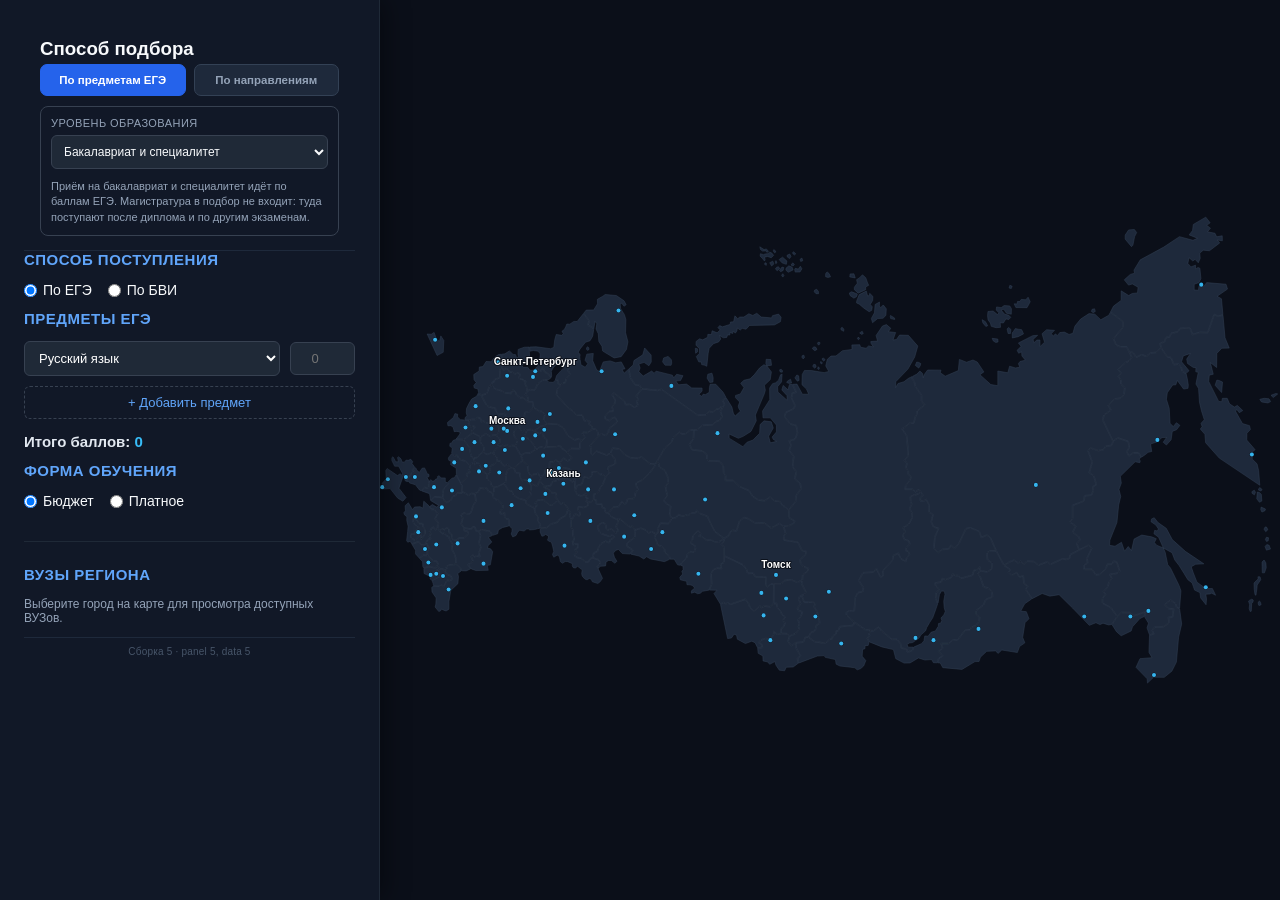
<file: frontend/index.html>
<!DOCTYPE html>
<html lang="ru">
<head>
    <meta charset="UTF-8">
    <meta name="viewport" content="width=device-width, initial-scale=1.0, maximum-scale=1.0, user-scalable=no, viewport-fit=cover">
    <title>Интерактивная карта ВУЗов России</title>
    <link rel="stylesheet" href="styles.css?v=5">
</head>
<body>

<div id="app-container">
    <!-- Боковая панель на десктопе / Выдвижная шторка (Bottom Sheet) на смартфонах -->
    <div id="region-sidebar">
        <!-- Интерактивная зона свайпа и шапка шторки (активна на смартфонах) -->
        <div class="sheet-drag-area" id="sheet-drag-area">
            <div class="sheet-handle"></div>
            <div class="sheet-header-content">
                <div class="sheet-header-left">
                    <span class="sheet-icon">🎓</span>
                    <div>
                        <div class="sheet-title" id="sheet-title">Калькулятор и ВУЗы</div>
                        <div class="sheet-subtitle" id="sheet-subtitle">Нажмите или потяните вверх</div>
                    </div>
                </div>
                <div class="sheet-badge-wrap">
                    <span id="sheet-count-badge" class="sheet-count-badge" style="display: none;">0 ВУЗов</span>
                    <span class="sheet-toggle-arrow" id="sheet-arrow">▲</span>
                </div>
            </div>
        </div>

        <div class="sidebar-scrollable-content">
            <!-- Режим подбора вузов -->
            <div class="pick-mode-section">
                <h3>Способ подбора</h3>
                <div class="pick-mode">
                    <button type="button" id="pick-mode-subjects" class="pick-mode-btn is-active"
                            onclick="setPickMode('subjects')">По предметам ЕГЭ</button>
                    <button type="button" id="pick-mode-directions" class="pick-mode-btn"
                            onclick="setPickMode('directions')">По направлениям</button>
                </div>

                <!-- Уровень образования общий для обоих режимов:
                     список заполняет city-panel.js по данным города -->
                <div class="pick-panel">
                    <label class="pick-label" for="dir-level">Уровень образования</label>
                    <select id="dir-level" class="pick-select" onchange="updateSidebarUnis()">
                        <option value="">Бакалавриат и специалитет</option>
                    </select>

                    <div class="pick-hint">Приём на бакалавриат и специалитет идёт по баллам ЕГЭ.
                        Магистратура в подбор не входит: туда поступают после диплома
                        и по другим экзаменам.</div>
                </div>

                <!-- Показывается только в режиме «по направлениям» -->
                <div id="direction-picker" class="pick-panel" style="display: none;">
                    <label class="pick-label" for="dir-select">Направление подготовки</label>
                    <select id="dir-select" class="pick-select">
                        <option value="">— выберите направление —</option>
                    </select>

                    <div class="pick-hint">Выберите направление — панель покажет вузы города,
                        где оно есть, и проходные баллы</div>
                </div>
            </div>

            <!-- Блок формата поступления и баллов ЕГЭ / БВИ -->
            <div class="ege-section">
                <h3>Способ поступления</h3>
                <div class="study-type-group" style="margin-bottom: 12px;">
                    <label>
                        <input type="radio" name="admissionMode" value="ege" checked onchange="toggleAdmissionMode()"> По ЕГЭ
                    </label>
                    <label>
                        <input type="radio" name="admissionMode" value="bvi" onchange="toggleAdmissionMode()"> По БВИ
                    </label>
                </div>
            
                <!-- Контейнер для динамических предметов ЕГЭ -->
                <div id="ege-container">
                    <h3>Предметы ЕГЭ</h3>
                    <div id="ege-subjects-list"></div>
                    <button type="button" id="add-subject-btn" class="btn-add-subject" onclick="addEgeSubject()">+ Добавить предмет</button>
                    <div class="ege-total" style="margin-top: 10px;">Итого баллов: <span id="total-ege-score">0</span></div>
                </div>
            
                <!-- Контейнер при выборе БВИ -->
                <div id="bvi-container" style="display: none; padding: 10px; background: #1e293b; border-radius: 8px; border: 1px solid #10b981; margin-bottom: 10px;">
                    <p style="margin: 0; font-size: 13px; color: #10b981; font-weight: 600;">★ Поступление по БВИ</p>
                    <p style="margin: 4px 0 0 0; font-size: 11px; color: #94a3b8;">Без вступительных испытаний (для победителей и призеров олимпиад)</p>
                </div>
            
                <h3 style="margin-top: 12px;">Форма обучения</h3>
                <div class="study-type-group">
                    <label>
                        <input type="radio" name="studyType" value="budget" checked onchange="updateSidebarUnis()"> Бюджет
                    </label>
                    <label>
                        <input type="radio" name="studyType" value="paid" onchange="updateSidebarUnis()"> Платное
                    </label>
                </div>
            </div>

            <!-- Список ВУЗов выбранного города/региона -->
            <div class="unis-section">
                <h3 id="sidebar-region-title">ВУЗы региона</h3>
                <div id="sidebar-unis-list">
                    <p style="font-size: 12px; color: #94a3b8;">Выберите город на карте для просмотра доступных ВУЗов.</p>
                </div>

                <!-- Подпись сборки: помогает сразу увидеть, свежие ли файлы
                     загрузил браузер. Заполняет city-panel.js. -->
                <div id="build-stamp" class="build-stamp"></div>
            </div>
        </div>
    </div>

    <!-- Кнопка возврата к обзорной карте -->
    <button id="back-btn" onclick="resetMapView()">← Вся Россия</button>

    <!-- Контейнер для интерактивной SVG-карты -->
    <div id="map-container">
<svg id="russia-map" viewBox="0 0 800 500" fill="none" xmlns="http://www.w3.org/2000/svg">
    <!-- Фоновый прямоугольник для сброса масштаба -->
    <rect id="map-background" width="100%" height="100%" fill="transparent" />
    <g id="map-paths">
        <path class="region" data-region-name="Чукотский автономный округ" fill-rule="evenodd" clip-rule="evenodd" d="M632.98 124.92L632.32 126.79L633.97 127.89L635.84 126.79L635.18 124.48L632.98 124.92Z M563.68 120.09L565.22 123.38L575.1 123.49L577.96 118.22L576.09 114.16L574 116.46L569.94 116.13L568.84 118H566.64L566.31 120.2L563.68 120.09Z M559.83 103.61L559.17 106.03L561.15 106.47L561.92 104.38L559.83 103.61Z M662.37 62.57L668 69.25L669.23 68.01L670.77 60.32L672.61 56.73L670.56 53.96L665.44 54.37L662.37 58.98V62.57Z M749.26 129.71L747.98 115.58L744.07 113.36L753.34 106.96L752.03 102.65L734.8 101.22L732.71 103.96L728.01 104.35L727.49 108L723.71 107.74V102.65L728.01 101.22L729.71 97.69L728.8 88.43L727.1 87.77L725.01 89.08L724.88 85.68L720.83 87.25L718.09 84.12L719.14 79.03L722.53 82.03L724.49 80.46L727.36 83.6L729.06 79.68L728.67 74.98L731.8 72.37L737.28 72.89L746.42 65.97L744.2 63.36L748.77 64.02L748.64 59.58L743.68 60.49L742.24 57.36L735.58 56.05L738.2 52.79L734.8 50.31L737.93 48.09L734.02 43L722.92 49.53L722.27 54.88L719.27 58.79L726.71 61.8L722.66 63.62L710.65 60.36L696.69 69.63L675.8 80.98L670.19 90.12L670.71 92.86L666.92 93.91L661.57 98.74L665.36 103.44L668.75 102.39L673.84 105.26L673.32 110.35L668.62 110.88L665.49 112.7L658.83 108.53V117.01L652.04 122.1L649.42 127.18L660.69 135.63L660.79 135.7V141L660.73 141.07L652.28 150.96L654.37 156.37L658.41 158.13H663.97L664.04 158.27L666.17 162.7L669.68 163.22L669.79 163.24L669.85 163.35L672.1 167.33L676.81 165.06L676.9 165.02L676.99 165.05L681.4 166.46L684.76 163.47L684.82 163.41L684.9 163.4L690.08 163.05L693.93 159.02L693.23 155.14L693.19 154.93L693.39 154.87L697.27 153.63L698.32 149.94L698.37 149.78L698.53 149.76L701.83 149.42L702.87 146.29L702.92 146.16L703.05 146.13L709.13 144.7L710.71 141.89L710.78 141.77L710.91 141.76L720 141.22L720.18 141.21L720.24 141.38L722.35 147.16L728.67 145.23L728.71 145.22H728.75L735.67 145.39L741.25 129.38L741.34 129.11L741.59 129.24L744.96 131.01L749.26 129.71Z" fill="url(#paint0_linear_6001_6579)"/>
        <path class="region" data-region-name="Республика Саха (Якутия)" fill-rule="evenodd" clip-rule="evenodd" d="M475.85 174.8L478.86 177.19L480.24 175.01L480.7 173.2L479.03 172.16L477.02 171.86L475.85 174.8Z M544.13 150.73L549.18 151.39L549.4 153.92L547.42 154.47L545.12 153.04L544.13 150.73Z M557.42 142.38L558.3 146.45H560.38L560.82 142.82L558.73 141.07L557.42 142.38Z M562.03 145.79V150.4L567.19 149.3L572.02 146.78L570.38 143.04L567.19 142.6L564.77 142.05L563.02 144.69L562.03 145.79Z M554.56 124.92L556.87 128.43L561.15 129.31L561.26 124.37L559.83 121.95L554.78 121.63L552.14 123.49L548.08 122.83L547.75 125.58L550.17 128.11L548.85 129.64L545.01 126.46L540.39 126.9L540.06 130.63L540.5 134.48L542.59 137.11L543.36 140.08L547.64 141.29L551.59 140.96L551.27 136.78L554.12 137.11L556.32 133.49L558.95 134.04L560.71 132.06L558.95 130.3L555.11 129.2L552.04 125.58L554.56 124.92Z M535.23 134.15L535.89 137.11L538.52 140.19L540.17 139.53L538.19 135.9L535.23 134.15Z M649.2 127.61L647.87 130.19L640.69 134.24L635.47 129.28L630.25 128.76L622.8 133.59L617.72 139.85L615.89 146.25L612.49 147.29L608.32 145.21L604.27 145.6L602.18 148.34L600.35 146.77L598.66 148.6L596.57 146.64L599.57 143.64L592.52 143.12L588.48 146.64L590.69 154.21L586.65 158.13V152.26H583.91L581.17 154.73L580.51 151.73L584.56 148.08L580.25 148.34L567.46 154.87L569.94 157.87L566.29 161.39L567.72 164L570.33 162.7L570.59 166.48L573.73 170.14L568.89 171.31L567.46 173.27L568.77 176.4L564.85 177.06L559.63 175.49L558.06 181.36L549.18 179.8V192.85L542.92 191.81L533.26 183.06L536.78 180.58L530.91 171.83L527.13 170.01L521.38 171.96L514.99 169.48L514.07 179.41L502.46 184.37L498.02 181.36L498.67 179.01L486.79 178.88L483.66 183.06L482.88 185.8L482.09 181.76L479.87 179.8L477.26 182.54L473.64 184.35L473.44 186.83L475.13 189.09L475.17 189.13L475.18 189.19L475.95 193.21L481.54 201.12L481.59 201.19V206.41L484.44 209.84L484.6 210.03L484.41 210.18L477.89 215.36L477.51 218.36L477.5 218.42L477.47 218.47L475.94 220.76L474.79 226.34L474.74 226.56L474.53 226.53L471.33 226.15L466.17 230.36L466.15 230.37L466.13 230.38L464.39 231.28L468.49 237.53L468.52 237.59L468.53 237.65L469.92 255.13V255.24L469.85 255.31L466.26 259.29L468.63 261.12L468.75 261.21L468.72 261.36L467.75 266.01L469.85 268.3L469.92 268.37V271.72L472.4 273.43L472.55 273.54L472.49 273.72L471.29 276.89L471.28 276.94L471.25 276.97L467.52 281.48L467.16 284.71H473.33L473.4 284.77L476.04 286.84L479.06 284.83L479.2 285.01L480.79 286.99L480.92 287.15L480.91 287.17L482.99 290.32L483.13 290.52L482.92 290.66L480.56 292.16V294.95L483.17 295.15L485.35 293.63L485.57 293.47L485.7 293.71L488.4 298.89L488.43 298.94V299.01L488.21 305.16L491.84 307.2L491.8 307.38L490.24 313.82L492.19 318.14L496.58 319.46L496.84 319.54L496.73 319.79L493.37 327.62L492.71 337.37L496.08 340.96L499.73 338.17L499.79 338.12H499.87L505.36 337.9L507.31 334.42L507.47 334.14L507.7 334.36L510.66 337.33L514.52 332.83L520.58 319.81L520.63 319.7L520.76 319.68L524.81 319L524.87 318.99L524.94 319.02L532.91 322.21L532.95 322.31L534.66 327.46L539.37 325.32L539.49 325.26L539.6 325.34L542.53 327.36L542.58 327.4L542.61 327.47L547.91 339.48L554.79 352.24L559.12 349.4L559.14 349.39L559.17 349.38L563.67 347.58L563.8 347.53L563.91 347.62L567.35 350.41L569.21 348.75L569.38 348.6L569.54 348.75L572.3 351.29L574.83 348.76L574.9 348.68L575.01 348.69L581.31 348.91L581.39 348.92L581.45 348.96L585.39 352.03L593.13 349.15L593.27 349.1L593.37 349.19L595.96 351.35L606.61 346.46L606.69 346.43L606.76 346.44L609.84 347.1L613.19 345.85L612.77 343.35L612.74 343.17L612.9 343.09L621.14 338.8L619.08 332.99L619.03 332.85L619.13 332.74L621.9 329.78L620.76 326.91L615.48 323.46L615.3 323.34L615.4 323.15L618.18 317.79L613.01 314.22L612.79 314.06L612.97 313.86L615.37 311.05V299.07L615.53 299.01L625.65 295.16L626.05 290.59L626.07 290.38L626.28 290.37L632.28 289.97L633.64 286.26L633.44 282.41L633.43 282.25L636.47 280.83L634.29 273.11L630.26 270.28L630.12 270.18L630.17 270.02L632.81 260.65L629.15 250.87L629.1 250.74L629.18 250.63L631.23 247.96L631.34 247.83L631.5 247.88L638.63 250.32L643.17 249.34L644.76 246.55L644.82 246.45L644.94 246.43L650.33 245.64L651.29 242.18L642.32 223.58L642.29 223.51L642.3 223.43L643.21 218.88L643.23 218.79L643.31 218.73L649.32 214.49L647.06 210.13L646.97 209.97L647.11 209.84L652.93 204.39L652.99 204.33L653.07 204.32L658.25 203.79L661.22 200.46L661.75 194.66L658.39 191.65L658.31 191.58L658.3 191.48L658.13 187.73L655.98 184.51L655.87 184.34L658.58 181.81L655.82 178.53L655.66 178.35L655.84 178.2L662.56 172.02L662.6 171.99L662.64 171.97L665.66 170.72L667.91 167.44L663.67 158.62H658.32L658.27 158.6L654.09 156.78L653.99 156.74L653.96 156.64L651.77 151L651.72 150.87L651.82 150.76L660.3 140.82V135.94L649.2 127.61Z" fill="url(#paint1_linear_6001_6579)"/>
        <path class="region" data-region-name="Магаданская область" fill-rule="evenodd" clip-rule="evenodd" d="M676.88 256.37L680.37 254.07L682.72 252.11L685.98 251.33L684.94 244.67L690.68 242.84L695.12 238.93L699.17 238.8L696.16 243.1L699.04 245.59L703.21 240.89L704.26 233.45L708.04 232.01L711.04 228.09L707.91 225.74L705.17 229.14L702.3 226.4L701.52 212.95L699.04 204.99L699.82 199.11L704.65 192.2L707.39 192.07L708.7 188.15L714.31 195.85L718.22 195.2L718.49 192.33L717.57 186.45L716.58 182.32L712.81 180.19L712.71 180.14L712.69 180.02L711.97 176.26L709.54 174L705.62 174.36L705.44 174.37L705.37 174.2L703.04 168.1L699.69 167.39L699.59 167.37L699.53 167.29L694.16 159.48L690.37 163.45L690.3 163.52H690.21L685.02 163.88L681.62 166.92L681.52 167.01L681.39 166.97L676.93 165.54L672.11 167.87L671.91 167.96L671.79 167.76L669.49 163.69L666.42 163.23L668.4 167.36L668.47 167.49L668.39 167.6L666.02 171.06L665.98 171.12L665.91 171.14L662.86 172.4L656.34 178.4L659.1 181.68L659.25 181.85L659.08 182.01L656.5 184.42L658.57 187.52L658.61 187.57V187.64L658.79 191.36L662.16 194.38L662.26 194.46L662.25 194.58L661.7 200.59L661.69 200.67L661.64 200.73L658.55 204.18L658.48 204.25L658.39 204.26L653.2 204.8L647.57 210.07L649.85 214.45L649.95 214.64L649.78 214.77L643.67 219.07L642.8 223.45L651.64 241.8L655.72 239.08L655.82 239.02L655.93 239.05L665.17 242.13L665.31 242.18L665.34 242.32L666.36 247.45L666.38 247.53L666.34 247.61L664.14 251.61L665.8 254.93L669.47 252.23L669.54 252.18H669.61H674.34H674.48L674.55 252.3L676.88 256.37Z" fill="url(#paint12_linear_6001_6579)"/>
        <path class="region" data-region-name="Приморский край" fill-rule="evenodd" clip-rule="evenodd" d="M684 414.66L683.5 429.89L686.24 434.59L675.54 435.51L672.02 443.21L681.94 453.39L682.2 457.18L687.68 451.96L697.08 452.09L703.86 446.6L707.91 438.51L709.87 416.32L712.61 404.7L710.79 391.11L708.11 390.35L707.96 390.31L707.93 390.16L707.28 386.91L702.82 383.72L697.82 387.47L700.79 390.68L705.51 391.08L705.77 391.1L705.74 391.35L704.66 398.71L704.63 398.92H704.43L701.08 399.05L701.59 403.74L701.6 403.89L701.48 403.97L696.66 407.18L696.61 407.22H696.54L688.62 407.75L686.64 410.35L688.18 413.43L688.32 413.71L688.01 413.77L684 414.66Z" fill="url(#paint13_linear_6001_6579)"/>
        <path class="region" data-region-name="Хабаровский край" fill-rule="evenodd" clip-rule="evenodd" d="M679.63 398.24L683.11 403.92L681.81 408.1L683.93 414.18L687.6 413.37L686.14 410.43L686.07 410.3L686.16 410.18L688.3 407.37L688.37 407.28L688.48 407.27L696.44 406.74L701.09 403.65L700.57 398.84L700.54 398.58L700.8 398.57L704.21 398.44L705.22 391.54L700.65 391.16L700.56 391.15L700.5 391.08L697.28 387.6L697.1 387.4L697.32 387.24L702.67 383.23L702.81 383.12L702.96 383.22L707.64 386.57L707.72 386.63L707.74 386.72L708.38 389.92L710.77 390.6L711.96 375.2L710.26 370.37L702.69 354.97L700.21 351.97L697.99 341.13L696.48 337.53L695.95 336.95L690.29 334.61L688.33 332.26L690.03 328.86L685.85 327.17L677.11 325.6L670.32 329.12L667.97 339.44L665.1 335.78L661.83 339.96L659.09 332L653.35 335.52L648.52 334.74L648.78 330.17L655.05 314.51L656.61 298.84L658.44 291.27L656.88 285.01L658.96 279.39L658.05 273.39L671.23 260.47L675.41 261.25L675.8 259.68L674.63 257.85L676.47 256.64L674.2 252.67H669.69L665.86 255.49L665.63 255.66L665.5 255.41L663.65 251.71L663.59 251.6L663.65 251.49L665.87 247.46L664.88 242.55L655.89 239.55L651.76 242.31L650.76 245.92L650.71 246.07L650.56 246.1L645.13 246.9L643.55 249.67L643.49 249.76L643.39 249.79L638.66 250.81L638.6 250.83L638.53 250.81L631.51 248.4L629.65 250.82L633.3 260.55L633.32 260.63L633.3 260.7L630.68 269.98L634.64 272.76L634.72 272.81L634.74 272.89L637 280.9L637.05 281.1L636.87 281.18L633.93 282.55L634.13 286.29V286.34L634.12 286.38L632.68 290.29L632.63 290.43L632.47 290.45L626.52 290.84L626.12 295.36L626.11 295.51L625.97 295.56L615.86 299.4V311.14V311.23L615.8 311.3L613.51 313.97L618.63 317.51L618.8 317.64L618.71 317.83L615.93 323.18L621.09 326.55L621.15 326.59L621.18 326.66L622.41 329.74L622.47 329.88L622.36 330L619.59 332.97L621.58 338.58L629.77 334.32L629.93 334.23L630.06 334.37L632.76 337.29L632.87 337.41L632.8 337.56L628.78 346.27L629.22 350.48L629.24 350.64L629.1 350.72L626.08 352.44L626.28 355.88H633.03H633.16L633.23 355.99L636.3 360.6L639.68 360.39L645.18 355.33L646.06 351.57L646.1 351.39H646.3H650.42L651.7 348.82L651.78 348.66L651.96 348.69L654.88 349.14L655.03 349.16L655.07 349.31L657.77 357.63L657.82 357.77L657.71 357.87L655.92 359.67L655.86 359.73L655.78 359.74L649.13 360.81L650.79 364.34L650.86 364.49L650.75 364.61L648.1 367.48L647.44 371.24L647.42 371.3L647.38 371.35L643.46 375.93L645.14 378.02L645.25 378.16L645.14 378.31L642.49 381.85V386.12L649.56 389.65L649.61 389.67L649.64 389.72L655.33 397.59L658.88 394.22L658.96 394.15L659.05 394.16L666.68 394.29H666.77L666.83 394.34L670.21 397.07L680.39 393.63L680.81 393.49L680.7 393.92L679.63 398.24Z" fill="url(#paint14_linear_6001_6579)"/>
        <path class="region" data-region-name="Еврейская автономная область" fill-rule="evenodd" clip-rule="evenodd" d="M650.75 405.32L654.66 411.49L658.83 415.14L667.71 410.84L668.88 407.18L675.54 399.74L679.17 398.08L680.12 394.23L670.24 397.57L670.11 397.62L670.01 397.53L666.59 394.77L659.14 394.64L655.48 398.12L650.75 405.32Z" fill="url(#paint15_linear_6001_6579)"/>
        <path class="region" data-region-name="Амурская область" fill-rule="evenodd" clip-rule="evenodd" d="M579.71 382.12L588.6 377.55L595.39 379.9L603.62 378.6L615.63 390.47L630.51 405.88L636.38 403.53L640.04 405.22L642.65 403.92L647.61 405.49L650.29 405.14L655 397.97L649.29 390.05L642.14 386.48L642.01 386.41V386.26V381.77V381.69L642.05 381.62L644.64 378.17L642.96 376.07L642.83 375.91L642.96 375.76L646.97 371.09L647.63 367.33L647.65 367.26L647.69 367.21L650.28 364.4L648.55 360.73L648.41 360.44L648.73 360.39L655.63 359.27L657.27 357.63L654.66 349.6L652.06 349.2L650.79 351.74L650.72 351.87H650.57H646.49L645.63 355.51L645.62 355.58L645.56 355.63L639.94 360.81L639.88 360.86L639.79 360.87L636.19 361.09L636.05 361.1L635.97 360.98L632.9 356.37H626.06H625.83L625.81 356.14L625.59 352.32L625.58 352.17L625.71 352.09L628.72 350.37L628.29 346.26L628.28 346.19L628.31 346.13L632.29 337.51L629.83 334.84L613.28 343.44L613.7 345.97L613.73 346.16L613.54 346.23L609.95 347.58L609.88 347.61L609.81 347.59L606.74 346.94L596.02 351.85L595.88 351.91L595.76 351.81L593.17 349.65L585.43 352.53L585.3 352.58L585.2 352.49L581.21 349.39L575.1 349.18L572.47 351.8L572.31 351.97L572.14 351.81L569.38 349.26L567.52 350.91L567.36 351.05L567.2 350.92L563.71 348.09L559.37 349.82L555.15 352.59L560.49 356.15L560.69 356.29L560.55 356.49L558.96 358.72L561.42 361.18L565.88 358.7L566.09 358.59L566.21 358.8L568.34 362.57L571.76 361.76L572.03 361.69L572.06 361.98L572.56 368.69L576.04 370.68L576.27 370.81L576.12 371.03L574.16 373.81L579.71 382.12Z" fill="url(#paint16_linear_6001_6579)"/>
        <path class="region" data-region-name="Камчатский край" fill-rule="evenodd" clip-rule="evenodd" d="M774.96 287.09L775.28 288.61L777.25 289.88L778.2 287.47L777.12 285.69L774.96 287.09Z M781.18 284.17L780.86 285.63L783.02 286.45L784.16 285.18L782.07 283.35L781.18 284.17Z M779.85 287.35L779.34 293.37L781.69 296.42L783.85 295.41L783.4 289.44L781.69 287.85L779.85 287.35Z M783.21 300.74L782.89 302.96L783.91 305.18L786.7 303.91L787.08 302.45L783.21 300.74Z M786.8 318.38L785.76 320.37L787.32 322.62L789.23 320.81L788.02 318.55L786.8 318.38Z M791.98 201.39L794.02 203.42L797.98 200.17L796.25 199.76L791.98 201.39Z M743.85 187.88L742.32 192.45L748.11 198.95L748.92 189.61L745.78 188.19L743.85 187.88Z M782.03 204.94L783.55 207.28L789.34 208.19L791.68 206.98L790.26 204.54L785.99 204.03L782.03 204.94Z M782.05 281.35L781.01 268.3L779.57 262.29L775.27 257.99L775.66 251.59L777.88 249.76L770.44 241.15L770.57 235.14L773.7 231.75L772.92 228.35L766.65 226.53L760.25 215.17L761.82 214.13L763.78 216.87L766.91 214.91L762.08 210.34L759.47 211.78L755.3 209.07L755.23 209.15L753.08 204.08H748.77L748.25 207.08L745.5 206.82L736.63 189.06L737.15 183.45L740.68 182.67L738.06 172.23L743.68 176.66L743.81 164.13L748.25 159.56L754.9 159.43L751.12 150.17L749.31 130.2L745 131.51L744.91 131.54L744.82 131.49L741.61 129.8L736.07 145.72L736.01 145.89L735.83 145.88L728.78 145.7L722.27 147.69L722.05 147.76L719.85 141.71L711.07 142.24L709.5 145.03L709.45 145.13L709.34 145.15L703.29 146.58L702.24 149.72L702.19 149.87L702.04 149.88L698.74 150.23L697.7 153.89L697.66 154.02L697.54 154.06L693.74 155.26L694.42 159L699.88 166.94L703.27 167.65L703.4 167.68L703.44 167.8L705.76 173.86L709.61 173.51L709.71 173.5L709.79 173.57L712.36 175.95L712.42 176.01L712.43 176.09L713.15 179.82L716.69 181.82L719.14 179.54L712.48 171.57L714.05 166.35L720.44 164.13L717.05 169.22L717.83 173.14L722.92 176.66L725.27 176.79L725.14 180.45L727.36 180.97L725.27 191.41L727.62 195.33L728.41 207.47L730.23 215.3L732.71 223.13L729.84 226.27L730.75 229.27L729.19 231.36L733.23 236.06L733.89 243.5L746.03 257.2L782.05 281.35Z" fill="url(#paint17_linear_6001_6579)"/>
        <path class="region" data-region-name="Сахалинская область" fill-rule="evenodd" clip-rule="evenodd" d="M786.98 329.56L788.02 331.29L789.49 330.77L789.84 328L787.93 327.56L786.98 329.56Z M788.28 334.06L786.72 335.71L787.93 339L791.57 338.05L790.36 334.67L788.28 334.06Z M785.85 347.75L784.03 349.57L784.12 353.39L784.2 357.37L784.29 359.19H786.2L787.76 354.68L787.41 350.27L785.85 347.75Z M780.39 362.66L782.3 362.75L782.9 365.26L781.52 367.42L779.7 370.02L779.52 372.88L779 376.43L778.66 379.12L777.79 378.69L777.1 374.01L776.93 368.2L779.27 365.78L780.57 364.65L780.39 362.66Z M773.52 393.66L774.46 393.25L774.83 386.48L776 385.12L776.22 383.35L774.98 382.57L773.07 383.47L772.02 384.3L772.96 387.27L772.62 391.11L773.52 393.66Z M780.65 386.85L781.29 388.32L783.2 387.64L782.79 385.61L781.74 384.14L780.69 385.16L780.65 386.85Z M696.48 337.53L696.3 337.09L704 341.27L706.48 347.79L710.26 352.62L714.83 359.93L718.09 365.28L721.88 368.15L723.05 371.55L724.1 374.55L728.8 376.77L729.45 381.47L734.28 387.6L734.67 382.25L734.02 378.2L737.8 377.94L739.24 377.29L742.76 379.12L739.89 373.11H735.71L731.28 371.16L726.19 367.5L722.92 359.15L721.09 353.79L725.01 351.58L732.32 351.19L715.87 340.09L704.26 329.65L698.9 319.6L691.59 314.51L688.2 310.2L685.85 311.24L685.33 313.72L689.64 316.72L691.99 320.25L690.68 321.95L688.59 321.42L687.94 324.43L692.12 327.56L696.3 337.09L695.95 336.95L696.48 337.53Z" fill="url(#paint22_linear_6001_6579)"/>
        <path class="region" data-region-name="Воронежская область" fill-rule="evenodd" clip-rule="evenodd" d="M72.05 279.8L73.1401 281.87L72.9501 286.68L76.2701 288.46L76.2901 288.47L78.69 290.01L80.9201 288.47L80.98 288.42L81.0701 288.43L84.44 288.61L87.9701 286.45L88.3601 283.75L88.3901 283.52L88.6301 283.55L92.59 284.08L94.6701 283.42L94.87 283.36L94.9601 283.55L96.5201 286.67L100.03 287.92L100.81 287.22L101.05 283.3L98.7901 281.6L98.7001 281.54L98.69 281.42L98.5301 278.89L97.1001 277.54L94.91 275.93L94.8 275.85L94.8101 275.72L95.05 271.87L90.6801 268.48L90.6001 268.42L90.59 268.32L90.1801 265.74L88.5201 264.95L88.3801 264.88V264.73V263.1L87.7201 261.92L85.2401 261.77L84.8 262.79L84.7501 262.92L84.6101 262.94L83.6001 263.11L83.4601 263.13L83.37 263.02L82.6801 262.18H81.62L80.0001 263.65V266.42V266.5L79.9501 266.57L78.9901 267.9L79.8201 268.52L79.91 268.58V268.7L80.0001 270.05L80.0201 270.32L79.7501 270.31L77.9501 270.23L77.2201 271.46L77.7101 273.91L77.7401 274.04L77.6501 274.13L72.05 279.8Z" fill="url(#paint29_linear_6001_6579)"/>
        <path class="region" data-region-name="Белгородская область" fill-rule="evenodd" clip-rule="evenodd" d="M63.54 253.43L61.65 255.77L60.74 257.2L61.13 259.16L63.09 260.07L62.83 263.08L67.79 266.21L67.92 271.95L71.81 279.35L77.21 273.88L76.73 271.47L76.71 271.38L76.76 271.3L77.6 269.86L77.68 269.73L77.82 269.74L79.5 269.81L79.44 268.84L78.51 268.14L78.32 268L78.46 267.81L79.51 266.35V263.64L75.92 259.96L72.36 259.21L72.31 259.2L72.27 259.18L69.74 257.48L69.66 257.43L69.64 257.35L69.01 255.21L67.72 254.99L66.44 255.71L66.3 255.8L66.17 255.69L63.54 253.43Z" fill="url(#paint30_linear_6001_6579)"/>
        <path class="region" data-region-name="Курская область" fill-rule="evenodd" clip-rule="evenodd" d="M66.95 240.74L64.79 241.67L63.74 243.76L62.17 244.15L62.04 246.76L64.26 248.07L63.72 252.94L66.35 255.21L67.55 254.53L67.63 254.49L67.71 254.5L69.23 254.75L69.38 254.78L69.43 254.93L70.08 257.13L72.5 258.75L76.09 259.5L76.16 259.51L76.21 259.57L79.77 263.21L81.37 261.76L81.44 261.69H81.53H82.8H82.91L82.99 261.78L83.66 262.6L84.4 262.48L84.8 261.54L83.2 259.37L83.15 259.31V259.24L82.99 257.12L81.29 256.58L81.19 256.55L81.14 256.45L80.63 255.35L80.61 255.3V255.25V253.47L79.82 252.43L79.77 252.37V252.28V248.47L74.06 241.01L66.95 240.74Z" fill="url(#paint31_linear_6001_6579)"/>
        <path class="region" data-region-name="Брянская область" fill-rule="evenodd" clip-rule="evenodd" d="M75.03 223.3L71.44 223L68.83 220.52L69.09 218.17L66.61 217.65L65.18 221.18L59.96 225.61L60.35 228.48L63.09 228.35L65.18 230.05L65.96 233.71L68.31 233.45L71.05 233.97V235.79L67.64 240.28L74.11 240.52L82.15 234.63L81.52 233.59L81.48 233.53V233.47V232.17V232.06L81.55 231.99L82.51 231.03L82.53 231.02L82.56 231L83.92 230.19L83.77 229.11L82.14 228.99L81.26 229.69L81.13 229.79L80.99 229.71L79.55 228.89L79.49 228.85L79.45 228.79L78.56 227.08L78.54 227.03V226.97L78.47 225.4V225.33L78.5 225.27L79.33 223.83L75.48 223.58H75.41L75.35 223.53L75.03 223.3Z" fill="url(#paint32_linear_6001_6579)"/>
        <path class="region" data-region-name="Смоленская область" fill-rule="evenodd" clip-rule="evenodd" d="M86.39 201.2L85.8 202.25L81.49 204.73L79.27 208.25L76.92 213.08L76.66 217L77.32 219.35L75.62 221.44L75.51 223.05L75.58 223.1L79.69 223.36L81.35 222.64L81.4 222.61H81.45L84.71 222.68L86.49 221.04L86.56 220.97H86.66L89.06 221.11L89.23 221.12L89.28 221.28L90.29 224.75L91.18 224.22L91.26 224.18L91.34 224.19L93.12 224.47L93.22 224.48L93.28 224.57L94.16 225.82L98.82 225.36L101.6 223.57L104.69 219.14L104.81 218.07L102.68 215.48L102.64 215.43L102.63 215.36L102.31 213.01L97.08 212.08L97.03 212.07L96.98 212.04L94.45 210.19L94.4 210.15L94.38 210.1L91.02 203.81V203.8L91.01 203.79L89.95 201.27L88.95 200.74L86.92 201.26L86.87 201.27H86.82L86.39 201.2Z" fill="url(#paint33_linear_6001_6579)"/>
        <path class="region" data-region-name="Орловская область" fill-rule="evenodd" clip-rule="evenodd" d="M74.53 240.82L80.2 248.24L80.25 248.31V248.39V252.2L81.05 253.24L81.1 253.3V253.39V255.2L81.54 256.15L83.26 256.7L85.9 256.83L86.71 255.39L86.74 255.34L86.77 255.32L91.76 251.27L92.28 247.18L90.11 245.21L90.08 245.18L90.06 245.13L88.96 242.74L88.94 242.68V242.63L89.07 238.47L82.5 234.98L74.53 240.82Z" fill="url(#paint34_linear_6001_6579)"/>
        <path class="region" data-region-name="Липецкая область" fill-rule="evenodd" clip-rule="evenodd" d="M91.96 251.74L87.11 255.66L86.24 257.2L86.17 257.33L86.02 257.32L83.48 257.2L83.63 259.14L85.21 261.28L87.88 261.44L88.02 261.45L88.08 261.56L88.84 262.92L88.87 262.97V263.04V264.58L90.51 265.36L90.62 265.41L90.64 265.54L91.05 268.15L95.33 271.48L97.41 270.52L97.97 269.23L97.64 267.14L97.04 265.87L96.98 265.76L97.05 265.65L97.94 264.08L97.98 264.01L98.05 263.97L101.71 262.28L103.86 260.32L103.93 257.93L103.41 256.33L101.49 254.8L101.43 254.76L101.41 254.7L100.78 252.99L98.94 252.81L96.06 254.15L96 254.18L95.93 254.17L93.88 253.97L93.78 253.96L93.72 253.88L91.96 251.74Z" fill="url(#paint35_linear_6001_6579)"/>
        <path class="region" data-region-name="Тамбовская область" fill-rule="evenodd" clip-rule="evenodd" d="M104.35 260.06L104.34 260.44V260.54L104.27 260.61L102.01 262.66L101.98 262.69L101.95 262.71L98.3201 264.38L97.5301 265.78L98.09 266.97L98.1101 267V267.03L98.4601 269.22L98.4701 269.29L98.44 269.36L97.8201 270.79L97.7901 270.88L97.7001 270.92L95.5401 271.92L95.3 275.62L97.3901 277.15L97.4001 277.16L97.41 277.17L98.9301 278.61L99.0001 278.68L99.01 278.77L99.1701 281.28L101.36 282.93L104.57 282.37L110.99 279.06L111.8 277.94L111.87 272.61V272.59V272.57L112.49 268.95L112.5 268.88L112.54 268.83L115.35 265.5L113.09 263L111.76 263.85L111.73 263.87L111.7 263.88L110.54 264.22L110.44 264.25L110.35 264.2L108.57 263.17L108.51 263.14L108.47 263.08L106.9 260.19L104.35 260.06Z" fill="url(#paint36_linear_6001_6579)"/>
        <path class="region" data-region-name="Тульская область" fill-rule="evenodd" clip-rule="evenodd" d="M89.5599 238.47L89.4299 242.59L90.4799 244.88L92.6999 246.91L92.7899 246.99L92.7799 247.12L92.2399 251.32L94.0299 253.49L95.9199 253.68L98.7999 252.34L98.8599 252.31L98.9299 252.32L100.75 252.5L100.92 251.43L100.93 251.37L100.96 251.32L102.26 249.54L102.27 249.53L102.28 249.52L104.89 246.72V244.96V244.86L104.96 244.79L106.52 243.23L106.2 240.04L104.32 238.87L104.26 238.84L104.22 238.77L103.41 237.07L99.4299 237.26L98.4699 238.41L98.3399 238.57L98.1599 238.46L94.6999 236.36L93.7299 236.06L89.5599 238.47Z" fill="url(#paint37_linear_6001_6579)"/>
        <path class="region" data-region-name="Рязанская область" fill-rule="evenodd" clip-rule="evenodd" d="M105.24 247.05L102.65 249.84L101.39 251.56L101.2 252.74L101.84 254.47L103.77 256L103.83 256.04L103.85 256.11L104.4 257.82L104.41 257.86V257.9L104.37 259.58L107.06 259.71L107.19 259.72L107.26 259.84L108.87 262.79L110.5 263.73L111.53 263.42L113.01 262.48L113.18 262.37L113.32 262.53L115.81 265.29L117.48 265.87L118.99 265.81L123.99 261.35L124 261.34L124.02 261.33L126.67 259.45L126.05 257.78L125.03 254.99L119.91 246.36L116.78 246.24L115.69 247.2L115.55 247.32L115.4 247.22L114.16 246.4V246.39L112.94 245.54L112.33 246.04L112.29 246.08L112.24 246.09L110.05 246.64L109.97 246.66L109.89 246.62L108.67 246.07L107.83 246.85L107.76 246.91L107.67 246.92L105.24 247.05Z" fill="url(#paint38_linear_6001_6579)"/>
        <path class="region" data-region-name="Калужская область" fill-rule="evenodd" clip-rule="evenodd" d="M103.43 236.58L104.18 235.65L105.36 233.94V229.91L103.51 228.89L103.45 228.86L103.42 228.81L101.98 226.55L101.95 226.5V226.45L101.59 224.15L99.03 225.8L98.98 225.83L98.93 225.84L94.06 226.32L93.92 226.33L93.84 226.21L92.94 224.93L91.35 224.68L90.26 225.33L90 225.48L89.91 225.18L88.86 221.59L86.74 221.46L84.97 223.1L84.89 223.17H84.8L81.5 223.1L79.91 223.8L78.96 225.45L79.02 226.9L79.85 228.5L81.09 229.2L81.91 228.55L81.99 228.49L82.08 228.5L84 228.64L84.19 228.65L84.22 228.85L84.43 230.28L84.45 230.44L84.31 230.53L82.83 231.4L81.97 232.27V233.4L82.65 234.51L89.31 238.05L93.58 235.58L93.67 235.53L93.77 235.56L94.87 235.9L94.89 235.91L94.92 235.93L98.23 237.94L99.13 236.87L99.19 236.79L99.3 236.78L103.43 236.58Z" fill="url(#paint39_linear_6001_6579)"/>
        <path class="region" data-region-name="Москва" fill-rule="evenodd" clip-rule="evenodd" d="M102.03 223.81L102.42 226.33L103.79 228.49L105.72 229.56L105.85 229.63V229.77V234.01V234.09L105.81 234.15L104.58 235.93L104.56 235.94L103.84 236.85L104.63 238.5L106.56 239.69L106.66 239.76L106.67 239.88L107.01 243.3L107.02 243.41L106.94 243.49L105.37 245.07V246.56L107.56 246.44L108.45 245.61L108.57 245.5L108.72 245.56L110.01 246.15L112.06 245.63L112.78 245.05L112.92 244.93L113.07 245.04L114.43 245.99L115.51 246.71L116.54 245.81L116.61 245.74L116.71 245.75L119.92 245.88L121.13 244.03L121.96 241.68L121.18 240.97L121.17 240.95L121.16 240.94L119.72 239.09L119.69 239.06L119.68 239.02L118.52 235.46L118.49 235.38L118.52 235.31L119.34 232.78L119.35 232.73L119.38 232.69L122.05 229.61L122.07 229.6V229.59L123.73 228.07L124.1 226.21L121.99 223.72L116.97 223.79H116.9L116.84 223.75L111.29 220.19L111.17 220.11L111.18 219.97L111.31 217.87L110.65 217.54L110.09 218.1L110.04 218.16L109.95 218.17L105.21 218.83L105.16 219.26V219.32L105.12 219.37L102.03 223.81Z" fill="url(#paint40_linear_6001_6579)"/>
        <path class="region" data-region-name="Владимирская область" fill-rule="evenodd" clip-rule="evenodd" d="M123.74 228.72L122.41 229.94L119.78 232.97L119 235.38L120.13 238.82L121.53 240.63L122.4 241.43L122.52 241.54L122.47 241.69L121.58 244.22L121.57 244.25L121.55 244.27L120.34 246.13L125.33 254.56L128.82 252.47L128.87 252.44H128.94L133.36 252.29L138.22 249.36L137.2 246.51L132.45 240.41L130.09 239.38L130.04 239.36L130.01 239.33L128.2 237.37L128.06 237.22L128.19 237.06L129.51 235.29L130.07 233.06L128.96 231.95L126.58 233.92L126.4 234.07L126.24 233.9L123.98 231.49L123.92 231.43V231.34L123.74 228.72Z" fill="url(#paint41_linear_6001_6579)"/>
        <path class="region" data-region-name="Ивановская область" fill-rule="evenodd" clip-rule="evenodd" d="M130.19 232.49L130.51 232.81L130.61 232.91L130.57 233.04L129.97 235.45L129.96 235.5L129.93 235.54L128.7 237.19L130.33 238.96L132.7 239.99L132.75 240.02L132.79 240.07L137.61 246.24L137.64 246.28L137.65 246.31L138.67 249.18L140.24 248.87L141.38 247.23L141.45 247.13H141.57L144.48 246.9L144.59 246.89L144.67 246.97L145.81 248.04L147.63 247L148.16 240.65L145.29 239.07L145.17 239.01L145.16 238.87L145.02 236.26L143.69 235.07L141.56 235.77L141.47 235.81L141.38 235.76L134.36 232.03L130.19 232.49Z" fill="url(#paint42_linear_6001_6579)"/>
        <path class="region" data-region-name="Костромская область" fill-rule="evenodd" clip-rule="evenodd" d="M137.32 233.05L141.51 235.28L143.67 234.56L143.81 234.52L143.91 234.61L145.42 235.97L145.49 236.03L145.5 236.13L145.64 238.71L148.54 240.3L148.68 240.38L148.66 240.54L148.13 246.9L156.77 246.98L157.83 246.27L157.89 246.23H157.97L160.81 246.3L160.98 246.31L161.03 246.46L161.82 248.68L164.12 249.69L164.16 249.71L164.19 249.74L166.15 251.73L169.34 248.48L169.41 248.41H169.52L177.27 248.56L177.41 243.68V243.59L177.47 243.52L178.97 241.88L177.28 240.18L173.19 241.2L173.09 241.23L173.01 241.18L166.83 237.56L166.77 237.53L166.74 237.47L163.01 230.6L157.39 227.19L148.79 226.75L145.85 228.81L145.79 228.85L145.72 228.86L142.38 229L141.39 230.55L141.36 230.6L141.31 230.63L137.32 233.05Z" fill="url(#paint43_linear_6001_6579)"/>
        <path class="region" data-region-name="Тверская область" fill-rule="evenodd" clip-rule="evenodd" d="M124.43 225.85L128.12 224.18L127.61 222.44L127.59 222.39L127.6 222.33L128.74 216.08L128.78 215.87L129 215.88L132.19 216.1L136.23 212.17L135.7 207.5L131.75 207.52L131.72 207.78L131.37 207.46L127.01 203.59L124.41 203.74L124.31 203.75L124.24 203.69L121.12 201.14L121.06 201.09L121.04 201.01L120.49 198.71L118.16 197.06L117.31 197.72L116.92 199.84L116.88 200.06L116.66 200.04L110.92 199.55L110.84 199.54L110.78 199.49L108.85 197.8L103.25 196.34L103.2 196.32L103.16 196.3L100.21 194.16L100.2 194.15L100.18 194.14L98.62 192.57L97.11 194.08L96.22 197.78L96.21 197.82L96.19 197.86L94.53 200.42L94.47 200.51L94.37 200.52L90.48 201.28L91.46 203.59L94.78 209.83L97.22 211.61L102.57 212.56L102.75 212.59L102.77 212.76L103.1 215.23L105.25 217.85L105.31 217.93L105.3 218.02L105.27 218.33L109.8 217.7L110.43 217.07L110.56 216.95L110.71 217.03L111.67 217.51L111.81 217.58L111.8 217.74L111.68 219.86L117.04 223.3L122.1 223.23H122.21L122.29 223.32L124.43 225.85Z" fill="url(#paint44_linear_6001_6579)"/>
        <path class="region" data-region-name="Ярославская область" fill-rule="evenodd" clip-rule="evenodd" d="M148.34 226.48L145.18 223.46L145.08 223.36L145.12 223.22L146.34 218.79L143.99 215.92L141.95 216.02L141.88 216.03L141.81 215.99L136.51 212.57L132.45 216.52L132.37 216.6L132.26 216.59L129.18 216.38L128.09 222.36L128.64 224.24L128.7 224.44L128.51 224.53L124.57 226.31L124.19 228.21L124.4 231.22L126.44 233.4L128.83 231.44L129 231.3L129.15 231.45L129.75 232.05L134.38 231.54L134.46 231.53L134.52 231.56L136.83 232.79L141.01 230.24L142.04 228.63L142.11 228.53L142.23 228.52L145.63 228.37L148.34 226.48Z" fill="url(#paint45_linear_6001_6579)"/>
        <path class="region" data-region-name="Оренбургская область" fill-rule="evenodd" clip-rule="evenodd" d="M142.46 319.9L142.32 322.86L143.89 326.64L145.71 326.25L147.02 325.08L149.76 326.38L149.63 328.21L148.85 329.91L149.76 330.95L152.37 331.87L153.42 335.52L154.46 340.09L153.29 342.96L154.46 345.31L157.46 343.48L158.77 343.88L159.68 345.83L160.33 349.23L162.29 350.66L164.64 349.1L166.86 349.23L171.04 351.05L170.91 353.01L171.82 354.58L173.91 354.97L175.61 353.14L177.43 354.97L179.78 356.41L179.26 360.06L179.78 362.15L182.13 364.76L184.09 365.41L186.05 364.24L187.62 364.76L188.79 367.11L193.62 368.68L195.71 367.11L197.8 364.11L194.1 356.02L193.77 355.8L193.71 355.75L193.68 355.67L192.87 353.25L192.82 353.09L192.95 352.99L194.96 351.42L195.44 349.96L194.45 347.82L189.28 346.23L186.87 346.87L185.62 349.81L185.55 349.97L185.37 349.95L182.25 349.65L182.16 349.64L182.1 349.58L179.26 346.73L173.99 345.53L173.88 345.51L173.83 345.41L172.69 343.2L172.61 343.04L172.73 342.92L174.78 340.73L173.49 339.37L173.42 339.29V339.19L173.5 337.82L173.51 337.65L173.67 337.6L175.57 337.04L175.77 333.82L173.06 333.96L171.75 334.83L171.42 335.05L171.37 334.66L170.91 330.85L170.89 330.66L171.07 330.6L172.29 330.12L172.43 327.86L171.2 326.49L171.14 326.42V326.32L171.29 321L169.81 318.93L169.77 318.86V318.79V311.68L168.34 308.53L168.31 308.45L168.33 308.38L168.98 305.53L167.1 303.41L167.02 303.74V303.75L166.05 306.97L166.04 306.99L166.03 307.01L165.28 308.43L165.25 308.5L165.18 308.53L159.64 311.64L158.25 314.19L158.2 314.28L158.11 314.31L154.3 315.51H154.28H154.26L152.31 315.8L148.4 319.2L148.34 319.25L148.26 319.26L142.61 319.7L142.46 319.9Z" fill="url(#paint46_linear_6001_6579)"/>
        <path class="region" data-region-name="Саратовская область" fill-rule="evenodd" clip-rule="evenodd" d="M115.03 317.62L117.52 319.99L117.26 322.6L116.61 324.69L118.04 327.3L120.91 325.99L122.35 323.12L124.05 321.29L128.09 322.08L130.31 320.25L131.88 320.12L133.05 321.03L137.1 320.77L140.1 319.99L142.12 319.54L142.24 319.38L142.31 317.61L142.1 316.11L140.11 313.25L140.06 313.17L140.07 313.09L140.36 309.59L138.1 306.75L138.07 306.71L138.06 306.66L137.24 303.44L137.23 303.42V303.4L137.09 301.54L135.23 300.92L135.2 300.91L135.19 300.9L129.65 297.91L129.53 297.85L129.52 297.71L129.45 294.69L124.04 293.75L124 293.74L123.96 293.72L118.2 290.36L118.08 290.29V290.15V288.27L117.28 286.86L114.49 286.57L114.37 286.56L114.31 286.46L110.21 280.01L104.76 282.82L104.73 282.84L104.69 282.85L101.53 283.39L101.29 287.35V287.45L101.21 287.52L100.34 288.3L100.59 291.45L102.23 293.59L104.68 294.1L104.75 294.12L104.8 294.17L109.21 298.44L109.28 298.51V298.62V301.82V301.91L109.22 301.98L107.27 304.19L107.15 306.27L108.73 306.38L110.54 305.6L110.87 305.46L110.88 305.82L111.01 309.35L112.12 310.95L114.69 311.46L114.88 311.5L114.89 311.7L115.03 317.62Z" fill="url(#paint47_linear_6001_6579)"/>
        <path class="region" data-region-name="Самарская область" fill-rule="evenodd" clip-rule="evenodd" d="M137.58 301.52L137.71 303.35L138.52 306.49L140.8 309.36L140.86 309.44L140.85 309.53L140.56 313.04L142.53 315.89L142.56 315.93L142.57 315.99L142.8 317.56V317.58V317.6L142.73 319.2L148.14 318.78L152.04 315.39L152.1 315.34L152.17 315.33L154.17 315.04L157.87 313.87L159.24 311.34L159.28 311.28L159.34 311.25L164.88 308.14L165.59 306.81L166.55 303.62L166.9 302.16L164.13 298.16L162.95 297.11L161.69 297.97L161.65 298L161.6 298.01L160.48 298.24L160.32 298.27L160.23 298.14L157.98 294.91L157.3 295.41L154.47 298.39L154.45 298.42L154.42 298.43L152.78 299.4L152.69 299.46L152.59 299.43L150.5 298.91L150.44 298.89L150.4 298.85L147.19 296.02L145.03 294.44L143.03 294.65L139.7 295.09L138.38 296.96L138.32 297.78L139.37 298.31L139.54 298.39L139.5 298.56L139.13 300.73L139.11 300.86L138.99 300.92L137.58 301.52Z" fill="url(#paint48_linear_6001_6579)"/>
        <path class="region" data-region-name="Ульяновская область" fill-rule="evenodd" clip-rule="evenodd" d="M129.94 294.59L130.01 297.55L135.4 300.47L137.31 301.1L138.67 300.52L138.99 298.66L137.96 298.14L137.81 298.07L137.83 297.91L137.9 296.86V296.79L137.94 296.74L139.37 294.72L139.43 294.63L139.53 294.62L142.97 294.17H142.98L145.07 293.94L145.17 293.93L145.24 293.99L147.48 295.64H147.49L147.5 295.65L150.67 298.45L152.61 298.94L154.15 298.03L156.96 295.07L156.98 295.05L156.99 295.04L157.69 294.52L155.6 291.94L155.48 291.79L155.61 291.63L156.51 290.59L156.32 288.36L152.11 288.07L152 288.06L151.93 287.97L149.53 284.55L146.51 284.41L146.35 284.4L146.29 284.26L145.19 281.52L141.88 277.59L141.44 278.14L140.85 281.07L140.84 281.12L140.81 281.16L140.07 282.28L139.96 282.44L139.78 282.37L134.72 280.62V285.88V285.98L134.66 286.04L133.57 287.27L134.54 289.14L134.59 289.23L134.56 289.33L134.11 290.6L134.09 290.65L134.05 290.7L129.94 294.59Z" fill="url(#paint49_linear_6001_6579)"/>
        <path class="region" data-region-name="Пензенская область" fill-rule="evenodd" clip-rule="evenodd" d="M118.92 266.29L117.46 266.35L117.41 266.36L117.37 266.34L115.75 265.78L112.95 269.09L112.35 272.64L112.28 278.02V278.1L112.24 278.16L111.35 279.39L111.31 279.44L111.26 279.47L110.64 279.79L114.65 286.1L117.45 286.39L117.58 286.4L117.64 286.51L118.54 288.08L118.57 288.14V288.2V290.01L124.17 293.28L129.62 294.23L133.67 290.39L134.06 289.27L133.07 287.34L132.99 287.19L133.1 287.07L134.24 285.79V280.5L132.29 280.37L132.15 280.36L132.09 280.23L130.72 277.28L127.59 276.72L126.56 277.62L126.34 277.8L126.19 277.56L124.25 274.34L124.22 274.29L124.21 274.24L123.93 270.64H120.64H120.47L120.41 270.48L118.92 266.29Z" fill="url(#paint50_linear_6001_6579)"/>
        <path class="region" data-region-name="Республика Мордовия" fill-rule="evenodd" clip-rule="evenodd" d="M126.93 259.86L124.31 261.72L119.37 266.12L120.81 270.16H124.16H124.38L124.4 270.38L124.7 274.14L126.46 277.06L127.37 276.28L127.45 276.2L127.57 276.22L130.93 276.82L131.06 276.84L131.11 276.96L132.47 279.89L134.24 280.02V279.93L134.56 280.05L139.76 281.85L140.38 280.93L140.97 277.98L140.98 277.93L141.02 277.88L141.69 277.07L142.77 275.26L142.83 273.98L141.39 273.16L141.29 273.1L141.27 272.98L141.06 271.45L140.17 270.95L139.7 271.73L139.63 271.84H139.5L135.99 271.98L135.6 272.96L135.53 273.14L135.33 273.11L133.54 272.81L133.42 272.79L133.37 272.69L131.5 269.17L131.47 269.13V269.08L130.96 263.93L126.93 259.86Z" fill="url(#paint51_linear_6001_6579)"/>
        <path class="region" data-region-name="Чувашская Республика" fill-rule="evenodd" clip-rule="evenodd" d="M143.32 273.97L143.25 275.35L143.24 275.41L143.21 275.46L142.18 277.18L145.58 281.24L145.61 281.27L145.62 281.31L146.1 282.49L148.62 281.76H148.63L148.66 281.75L151.99 281.33L152.34 278.75L152.35 278.63L152.46 278.57L154.18 277.6L154.21 277.58L154.24 277.57L157.67 276.71L158.02 273.85L157.08 268.79L150.55 266.69L146.82 267.75L146.46 271.62L146.45 271.73L146.36 271.8L143.32 273.97Z" fill="url(#paint52_linear_6001_6579)"/>
        <path class="region" data-region-name="Нижегородская область" fill-rule="evenodd" clip-rule="evenodd" d="M125.55 254.99L126.51 257.61L127.17 259.41L131.36 263.65L131.42 263.71L131.43 263.8L131.95 268.98L133.74 272.35L135.22 272.6L135.6 271.66L135.66 271.51H135.82L139.35 271.36L139.88 270.5L140 270.3L140.21 270.42L141.4 271.09L141.51 271.15L141.53 271.27L141.73 272.79L143.07 273.56L145.99 271.47L146.35 267.54L146.37 267.37L146.53 267.33L150.32 266.25L150.5 260.59L150.51 260.36L150.73 260.35L154.16 260.21L156 258.73L156.13 258.62L156.28 258.72L159.97 261.03L162.88 256.95L163.02 256.75L163.22 256.9L166.69 259.4L169.1 258.34L170.16 257.09L168.1 254.41L163.88 250.11L161.53 249.09L161.43 249.04L161.4 248.94L160.63 246.78L158.03 246.72L156.97 247.42L156.91 247.46H156.84L147.93 247.39L145.89 248.55L145.74 248.64L145.6 248.52L144.41 247.4L141.72 247.6L140.59 249.23L140.53 249.31L140.43 249.33L138.61 249.69L133.56 252.74L133.5 252.77H133.44L129.01 252.92L125.55 254.99Z" fill="url(#paint53_linear_6001_6579)"/>
        <path class="region" data-region-name="Республика Марий Эл" fill-rule="evenodd" clip-rule="evenodd" d="M159.82 261.51L156.17 259.22L154.4 260.63L154.33 260.68L154.26 260.69L150.98 260.83L150.81 266.26L157.36 268.38L157.5 268.42L157.53 268.56L158.5 273.8L158.51 273.84L158.5 273.87L158.18 276.53L159.94 275.83L159.97 275.82H160L165.48 275.06L165.54 275.05L165.59 275.07L169.47 276.28L169.56 276.31L169.61 276.39L170.83 278.42L172.81 276.57L172.67 272.23L171.78 270.1L169.13 267.14L162.28 265.94L162.22 265.93L162.17 265.89L160.57 264.59L160.5 264.54L160.48 264.46L159.82 261.51Z" fill="url(#paint54_linear_6001_6579)"/>
        <path class="region" data-region-name="Республика Татарстан" fill-rule="evenodd" clip-rule="evenodd" d="M172.82 277.22L170.94 278.98L170.72 279.18L170.56 278.93L169.24 276.72L165.5 275.55L160.1 276.3L158.11 277.08V277.1L157.95 277.14L154.38 278.03L152.8 278.93L152.44 281.58L152.42 281.76L152.23 281.79L148.74 282.23L146.29 282.94L146.69 283.93L149.67 284.07L149.79 284.08L149.86 284.17L152.26 287.59L156.56 287.88L156.76 287.9L156.78 288.11L157.01 290.65L157.02 290.75L156.95 290.83L156.11 291.8L158.08 294.23L158.09 294.21L158.24 294.42L160.54 297.73L161.46 297.55L162.83 296.6L162.99 296.5L163.13 296.62L164.48 297.82L164.5 297.83L164.52 297.86L167.36 301.97L167.42 302.06L167.4 302.17L167.24 302.83L169.43 305.3L169.52 305.39L169.49 305.51L168.82 308.4L170.17 311.39H170.77L171.62 309.47L172.68 307.11L172.75 306.96L172.92 306.97L174.74 307.04L174.81 307.05L174.86 307.08L177.26 308.56L177.83 307.76L177.4 305.12L175.7 303.42L175.62 303.34L175.63 303.22L176.02 300.55L176.05 300.31L176.29 300.34L180.73 300.87L184.34 299.71L184.81 296.75L183.53 296.56L183.44 296.55L183.38 296.47L182.54 295.49L182.38 295.29L182.59 295.13L184.49 293.75L184.58 293.1L182.93 292.91L182.76 292.88L182.72 292.71L182.49 291.65L182.47 291.56L182.52 291.48L183.48 289.76L182.86 289.29L179.65 291.05L179.57 291.09L179.48 291.07L175.68 290.31L175.57 290.29L175.52 290.2L173.92 287.61L173.9 287.58L173.89 287.56L172.9 284.43L172.89 284.4V284.36L172.82 277.22Z" fill="url(#paint55_linear_6001_6579)"/>
        <path class="region" data-region-name="Удмуртская Республика" fill-rule="evenodd" clip-rule="evenodd" d="M173.89 285.93L174.35 287.38L175.87 289.86L179.49 290.58L182.77 288.79L182.9 288.72L183.03 288.81L183.94 289.5L184.11 289.63L184.01 289.81L182.99 291.64L183.16 292.44L184.89 292.65L185.14 292.68L185.1 292.93L184.95 293.92L184.94 294.02L184.86 294.08L183.08 295.37L183.7 296.09L185.11 296.3H187.36L189.65 294.23L189.72 289L189.73 288.75L189.98 288.77L192.07 288.91L194.25 286.52L195.61 282.98L195.62 282.93L195.65 282.9L197.76 280.65L200.19 274.39L198.96 273.43L198.94 273.42L198.92 273.4L197.49 271.75L195.57 272.11L195.45 272.13L195.36 272.05L192.84 269.67L188.9 269.53L188.84 270.89V270.91L188.61 272.81L188.6 272.91L188.52 272.97L185.71 275.33L185.59 275.43L185.45 275.36L183.2 274.32L181.46 274.18L179.69 280.62L179.65 280.77L179.49 280.79L175.67 281.38L173.89 285.93Z" fill="url(#paint56_linear_6001_6579)"/>
        <path class="region" data-region-name="Республика Башкортостан" fill-rule="evenodd" clip-rule="evenodd" d="M189.99 294.58L187.62 296.73L187.55 296.79H187.45H185.3L184.8 299.94L184.78 300.08L184.63 300.13L180.83 301.35L180.77 301.36H180.72L176.46 300.85L176.13 303.17L177.8 304.83L177.86 304.88L177.87 304.97L178.32 307.78L178.34 307.88L178.28 307.96L177.52 309.03L177.39 309.21L177.2 309.09L174.66 307.53L173.06 307.46L172.06 309.67L171.15 311.73L171.08 311.87H170.92H170.25V318.71L171.73 320.78L171.78 320.85V320.93L171.63 326.24L172.86 327.61L172.93 327.69L172.92 327.79L172.77 330.3L172.76 330.46L172.61 330.52L171.42 330.98L171.81 334.21L172.85 333.51L172.9 333.48L172.97 333.47L176.02 333.32L176.29 333.31L176.27 333.58L176.04 337.24L176.03 337.4L175.87 337.45L173.98 338.01L173.92 339.11L175.29 340.56L175.45 340.72L175.29 340.89L173.2 343.13L174.21 345.08L179.43 346.28L179.5 346.29L179.55 346.34L182.38 349.18L185.24 349.45L186.47 346.57L186.52 346.46L186.63 346.43L189.07 345.78L189.42 343.59L189.73 341.3L189.75 341.13L189.91 341.1L193.02 340.37L193.38 337.87L193.39 337.83L193.41 337.78L196 333.37L196.04 333.31L196.09 333.28L200.44 330.84L200.55 330.78L200.66 330.84L202.82 331.95H203.87L204.66 329.16L204.7 329.03L204.82 328.99L206.99 328.32L208.19 327.37L206.52 325.63L205.54 326.09L203.94 326.93L203.85 326.97L203.75 326.94L196.82 324.66L196.78 324.64L196.75 324.61L195.15 323.32L195.1 323.28L195.08 323.23L193.25 319.11L193.21 319.03L193.24 318.94L194.08 316.5L194.11 316.42L194.18 316.37L197.46 314.39L197.53 314.35L197.6 314.36L199.43 314.51L199.54 314.52L199.6 314.6L201.05 316.51L201.1 316.57V316.65L201.17 319.81L202.49 320.87L204.19 320.09L204.24 320.06L204.31 320.07L205.91 320.22L205.97 320.23L206.03 320.27L207.09 321.03L207.11 321.04L207.12 321.05L209.58 323.44L210.73 322.8L211.54 321.17L210.03 319.16L210 319.11L209.99 319.05L209.76 317.45L209.75 317.37L209.78 317.3L211.36 314.37L211.7 311.99L210.42 311.79H210.39L210.36 311.78L205.86 309.79L205.84 309.78L205.81 309.76L203.91 308.24L203.85 308.19L203.83 308.12L203.13 305.98L201.3 306.46L201.14 306.5L201.04 306.36L200.21 305.22L200.17 305.17L200.16 305.11L199.86 303.13L199.59 301.93L197.53 301.43L197.35 301.39L197.34 301.21L197.13 298.53L192.32 298.31L192.08 298.3V298.07V294.51L189.99 294.58Z" fill="url(#paint57_linear_6001_6579)"/>
        <path class="region" data-region-name="Кировская область" fill-rule="evenodd" clip-rule="evenodd" d="M204.8 253.27L201.59 254.74L201.5 254.78L201.4 254.75L192.26 251.22L189.18 254.68L189.02 254.85L188.84 254.71L187.39 253.55L187.3 253.47V253.36V247.88L186.54 246.09L186.48 245.95L186.59 245.83L193.91 237.65L193.6 234.11L191.48 231.53L188.6 231.99L184.45 234.7L184.38 234.75L184.3 234.74L180.6 234.59L180.08 235.89L182.7 238.36L182.88 238.53L182.71 238.71L179.49 242.04H179.48L177.89 243.78L177.74 248.81V249.05H177.5L169.62 248.9L166.49 252.08L168.46 254.08L168.47 254.1L170.66 256.95L170.78 257.1L170.65 257.25L169.44 258.7L169.4 258.74L169.35 258.76L166.76 259.91L166.63 259.96L166.52 259.88L163.13 257.43L160.3 261.41L160.94 264.27L162.42 265.47L169.29 266.68L169.38 266.69L169.43 266.76L172.17 269.8L172.2 269.83L172.21 269.87L173.13 272.08L173.15 272.12V272.17L173.3 276.66V276.77L173.38 284.32L173.65 285.19L175.27 281.07L175.32 280.94L175.46 280.92L179.26 280.34L181.05 273.86L181.1 273.67L181.3 273.68L183.28 273.84H183.32L183.37 273.86L185.51 274.86L188.14 272.66L188.35 270.86L188.43 269.27L188.44 269.03L188.68 269.04L192.95 269.19H193.04L193.1 269.26L195.6 271.61L197.54 271.25L197.67 271.22L197.77 271.33L199.27 273.06L200.45 273.98L202.45 271.72L204.01 269.61L202.24 268.05L202.16 267.98V267.87V265.32V265.16L202.3 265.1L209.07 262.25L208.84 258.61L204.8 253.27Z" fill="url(#paint58_linear_6001_6579)"/>
        <path class="region" data-region-name="Ямало-Ненецкий автономный округ" fill-rule="evenodd" clip-rule="evenodd" d="M355.72 180.65L357.54 180.85L357.88 179.64L356.67 178.29L355.19 178.76L355.72 180.65Z M361.52 190.01L363.67 190.82L365.89 190.41L364.95 187.11L362.25 188.6L361.52 190.01Z M366.59 191.65L363.96 191.81L362.66 196.51L358.35 192.59L357.17 196.64L361.74 201.6L362.01 205.9L353.65 198.46L353.39 193.76L356.91 189.46L357.44 182.54L356 183.19L354.3 187.89L351.69 190.24L348.95 191.02L346.34 194.94L346.47 205.25L340.07 215.3L340.47 221.44H346.99L352.35 227.83V233.97L348.56 238.54L349.6 240.62L352.61 242.32L346.99 243.63L345.43 237.75L349.6 230.44L347.78 224.96L341.38 224.05L337.86 227.44L337.46 235.14L331.59 241.15L326.24 243.1L322.58 247.02L310.31 239.45V235.79L318.54 239.58L322.85 237.88L329.76 233.45L334.46 224.05L333.68 218.96L341.64 200.03L342.55 196.77L341.64 192.46L346.86 187.5L347.91 180.58L343.86 175.23L348.02 174.68L347.41 169.65L343.29 169.34L342.98 173.01L343.86 175.23L341.25 174.18L337.33 177.19L332.63 183.19L328.98 186.71L323.5 188.02L320.63 190.76L323.5 194.55L320.37 200.16L316.06 201.47L315.93 203.42L319.71 207.34L318.41 210.99L319.06 213.34L320.5 215.43L315.67 219.87L314.1 217.39L312.79 211.78L307.7 203.6L304.78 206.03L306.49 209.08L306.56 209.2L306.49 209.32L302.92 215.67L304.3 220.21L304.33 220.31L304.27 220.41L302.05 223.83L302 223.9L301.92 223.93L298.36 225.12L295.99 227.89L295.92 227.97H295.81L286.83 228.37L282.26 232.15L282.2 232.2H282.11L279.17 232.25L278.9 239.89V239.96L278.86 240.02L275.34 244.97L277.62 249.78L286.28 250.43L286.35 250.44L286.41 250.48L290.54 253.68L290.63 253.75V253.87L290.76 258.03L292.22 259.37L302.13 259.9H302.24L302.31 259.99L305.38 263.85L305.43 263.92V264L305.69 270.32L307.38 272.52L307.43 272.59V272.68L307.3 276.82H313.95L314.01 276.89L319.98 282.33L328.21 285.91L328.28 285.94L328.32 286.01L331.36 291.02L336.72 294.29L342.17 294.81L346.63 291.54L346.79 291.41L346.94 291.55L351 295.35L355.17 295.22L355.3 295.21L355.37 295.33L358.5 299.89L360.12 300.02L360.21 300.03L360.28 300.09L363.28 303.1L369.5 295.2L369.89 290.11V290.04L369.93 289.98L374.04 284.3L373.28 279.73L368.47 276.12L368.5 275.97L369.67 269.32L366.55 265.03L366.5 264.96L366.51 264.86L367.49 255.62L363.58 250.53L363.5 250.43L365.1 245.63L363.55 241.93L363.44 241.68L363.71 241.6L368.76 240.25L370.89 234.82L369.77 228.43L364.5 227.11L364.41 227.09L364.36 227.02L359.51 220.61L359.44 220.52L359.47 220.41L360.44 216.53L360.47 216.42L360.58 216.37L367.84 213.12L368.57 210.21L365.5 203.69L365.46 203.62L365.48 203.55L366.25 199.28L366.29 199.11L366.45 199.08L369.63 198.55L366.66 192.25L366.64 192.21V192.17L366.59 191.65Z M368.79 185.9L371.01 188.8L372.56 188.12L372.09 184.08L370.54 183.28L368.79 185.9Z M374.98 167.52L376.13 169L377.34 167.72L376.8 165.7L375.25 166.17L374.98 167.52Z M426.34 145.9L428.21 147.28L429.59 146.47L428.62 144.43L426.34 145.9Z M409.81 143.21L412.17 144.51L412.33 142.64L410.79 140.85L409.65 141.83L409.81 143.21Z M424.38 151.03L425.28 152L426.42 150.94L425.12 149.56L424.38 151.03Z M384.61 175.6L386.43 177.28L387.64 176.07L387.17 174.18L385.62 173.78L384.61 175.6Z M388.99 177.75L390 178.5L390.67 177.22L389.53 175.94L388.99 177.75Z M391.61 172.84L392.62 173.51L393.23 172.37L391.68 171.36L391.61 172.84Z M393.43 170.15L394.58 171.02L395.65 169.47L393.9 168.19L392.96 168.87L393.43 170.15Z M385.28 160.85L386.56 161.73L388.45 160.58L387.37 158.7L385.76 158.23L384.21 159.57L385.28 160.85Z M389.32 154.25L388.85 155.4L389.86 156.81L390.94 155.67L391.01 154.39L389.32 154.25Z M417.54 96.16L422.43 97.05L421.29 93.39L417.87 93.47L417.54 96.16Z M421.62 105.36L424.3 101.77L423.65 98.6L426.25 96.89L428.86 94.28L431.79 96.89L433.42 101.53L434.4 103.57L431.71 105.03V107.55L425.03 110.57L421.62 107.47V105.36Z M419.17 109.35L424.3 111.3L423.57 113.74L421.21 115.04L417.79 112.68L417.22 110.4L419.17 109.35Z M423.73 117.49L426.01 111.87L432.28 108.77L433.42 113.09L435.05 112.6L435.29 110.73L438.14 113.5L437.9 117.16L435.78 120.58L437.57 122.7L437.08 125.87L434.8 127.09L430.16 123.92L426.01 120.34L423.65 119.28L423.73 117.49Z M440.09 120.66L439.53 127.99L436.76 133.04L437.82 136.86L442.37 133.2L447.18 132.87L449.7 130.35L450.03 124.49L447.34 121.07L445.06 123.35L443.84 122.05L444 118.54L440.09 120.66Z M453.53 131.25L453.93 133.2L457.52 134.01L457.35 132.63L453.77 130.43L453.53 131.25Z M386.28 107.91L385.99 109.44L387.56 111.03L389.78 111.08L389.68 109.1L388.15 107.07L386.28 107.91Z" fill="url(#paint59_linear_6001_6579)"/>
        <path class="region" data-region-name="Тюменская область" fill-rule="evenodd" clip-rule="evenodd" d="M257.83 347.07L261.5 347.01L264.5 352.1L266.92 352.48L267 352.4L267.79 350.27L267.81 350.21L267.85 350.18L272.14 346.16L272.81 343.11L272.82 343.04L272.86 343L275.45 340.14L275.54 340.04L275.67 340.07L278.9 340.72L279.74 339.4L280.26 337.07L279.37 334.66L276.62 333.61L276.51 333.56L276.48 333.45L276.07 331.95L276.04 331.83L276.12 331.73L277.43 330.16L277.83 326.16L277.84 326.07L277.9 326.01L282.52 321.53L282.69 321.36L282.86 321.53L285.44 324.11L285.58 324.26L285.46 324.43L284.05 326.43L285.85 326.76L285.9 326.77L285.95 326.8L290.62 330.14L294.19 329.61L294.27 329.6L294.34 329.64L297.69 331.51L300.94 331.64L305.35 328.62L297.47 322.72L297.43 322.68L297.4 322.63L293.6 315.16V315.15L290.79 308.88L288.6 308.36H288.59L288.57 308.35L283.95 306.45L283.91 306.43L283.88 306.4L281.56 304.21L280.88 306.04L280.81 306.2H280.64L276.95 306.07L276.08 307.07L276.05 307.1L276.01 307.12L273.7 308.34L273.62 308.38L273.54 308.37L271.75 307.98L270.61 308.86L270.55 308.91H270.46H268.16H268.11L268.06 308.89L265.14 307.63L263.89 310.01L263.84 310.11L263.72 310.13L259.59 310.94L256.93 315.53L256.86 315.66L256.71 315.65L249.35 315.41L247.34 319.66L247.47 323.79V323.98L247.29 324.04L245.33 324.58L244.66 327.86L246.33 331.73L246.34 331.75V331.77L247.03 334.33L250.13 335.27L250.18 335.29L250.22 335.33L253.09 337.93L253.16 338L253.17 338.1L253.25 340.78L257.48 344.47L257.55 344.53L257.56 344.63L257.83 347.05V347.07Z" fill="url(#paint62_linear_6001_6579)"/>
        <path class="region" data-region-name="Курганская область" fill-rule="evenodd" clip-rule="evenodd" d="M222.95 342.56L230.3 344.26L234.47 346.88L236.96 344.92L240.61 346.88L252.88 349.23L257.34 347.19L257.35 347.09L257.09 344.78L252.85 341.07L252.78 341L252.77 340.9L252.69 338.22L249.93 335.72L246.76 334.75L246.63 334.71L246.59 334.58L245.88 331.91L244.18 327.98L244.15 327.91L244.17 327.84L244.85 324.52L241.36 322.86L238.77 324.16L238.6 324.24L238.47 324.09L236.36 321.36L231.84 319.8L226.7 321.37L226.97 322.82L226.98 322.84V322.87L226.89 327.53V327.65L226.79 327.72L219.8 332.95L219.63 335.47L224.89 338.62L225.09 338.74L224.97 338.95L222.95 342.56Z" fill="url(#paint63_linear_6001_6579)"/>
        <path class="region" data-region-name="Челябинская область" fill-rule="evenodd" clip-rule="evenodd" d="M194.09 355.36L195.58 353.4L200.54 353.01L200.93 349.49L203.28 348.18L205.76 348.31L208.76 350.66L210.59 348.97L208.37 345.31L207.33 341.66L209.8 339.04L212.02 338.39L215.42 342.05L222.46 342.49V342.47L222.47 342.43L222.49 342.39L224.43 338.91L219.26 335.81L219.13 335.73L219.14 335.58L219.32 332.8L219.33 332.69L219.42 332.62L226.41 327.4L226.49 322.88L225.88 319.67L224.01 317.88L223.01 318.49L222.92 318.55L222.82 318.52L221.03 318.08L220.97 318.06L220.93 318.02L213.49 311.65L212.2 311.98L211.84 314.48L211.83 314.52L211.81 314.56L210.25 317.46L210.46 318.92L212.02 321.01L212.11 321.12L212.04 321.26L211.13 323.09L211.1 323.15L211.03 323.19L209.66 323.95L209.5 324.04L209.37 323.91L206.8 321.41L205.8 320.7L204.33 320.56L202.56 321.37L202.42 321.43L202.31 321.34L200.78 320.12L200.69 320.05V319.93L200.62 316.74L199.28 314.99L197.64 314.85L194.51 316.74L193.73 319.01L195.5 322.98L197.01 324.21L203.81 326.45L205.32 325.66L205.33 325.65L206.47 325.12L206.63 325.05L206.75 325.17L208.73 327.23L208.91 327.42L208.7 327.59L207.26 328.73L207.22 328.76L207.17 328.77L205.09 329.42L204.29 332.26L204.24 332.44H204.06H202.76H202.71L202.65 332.41L200.56 331.33L196.39 333.67L193.86 337.99L193.48 340.61L193.46 340.77L193.3 340.81L190.18 341.53L189.9 343.65V343.66L189.55 345.81L194.7 347.38L194.8 347.42L194.85 347.52L195.92 349.85L195.96 349.93L195.93 350.02L195.4 351.64L195.37 351.71L195.31 351.75L193.39 353.26L194.09 355.36Z" fill="url(#paint64_linear_6001_6579)"/>
        <path class="region" data-region-name="Свердловская область" fill-rule="evenodd" clip-rule="evenodd" d="M246.18 260.78L244.91 262.96L243.99 265.06L243.98 265.08L243.96 265.11L239.77 270.66L239.76 270.67L239.75 270.68L233.45 276.85L233.42 276.88L233.38 276.9L228.09 279.31L227.98 281.68L229.68 284.95L229.75 285.1L229.64 285.22L227.35 287.88L226.99 291.38L226.98 291.45L226.94 291.51L225.45 293.36L225.39 293.44L225.28 293.45L220.28 293.69L219.58 296.84L219.56 296.94L219.48 296.99L217.38 298.35L217.21 298.46L217.07 298.3L215.06 296.08L212.27 300.49L212.21 300.59L212.09 300.6L207.5 301.09L203.57 305.74L204.27 307.91L206.09 309.36L210.52 311.32L211.97 311.53L213.49 311.15L213.62 311.12L213.71 311.2L221.2 317.62L222.84 318.03L223.92 317.36L224.08 317.27L224.21 317.4L226.28 319.37L226.33 319.42L226.35 319.5L226.61 320.89L231.78 319.31L231.85 319.29L231.93 319.31L236.59 320.93L236.66 320.95L236.7 321.01L238.73 323.63L241.25 322.38L241.35 322.32L241.46 322.37L245.14 324.13L246.97 323.62L246.86 319.61V319.55L246.88 319.5L248.98 315.06L249.04 314.92H249.21L256.58 315.16L259.15 310.73L257.26 307.9L257.21 307.83L257.22 307.74L257.47 305.03V305.02L258.18 300.11L253.14 296.87L253.07 296.82L253.04 296.75L252.18 294.53L252.13 294.4L252.22 294.29L255.1 290.8L254.51 287.83L253.52 282.52L253.5 282.42L253.56 282.33L255.98 278.95L255.86 275L253.07 268.34L248.33 265.54L248.24 265.48L248.22 265.38L247.49 262.12L246.18 260.78Z" fill="url(#paint65_linear_6001_6579)"/>
        <path class="region" data-region-name="Ханты-Мансийский АО — Югра" fill-rule="evenodd" clip-rule="evenodd" d="M278.68 232.26L275.85 232.3L271.78 235.91L271.72 235.97H271.63L267.95 236.16L267.81 236.17L267.73 236.05L266.53 234.16L260.6 239.45L259.65 242.86L259.63 242.93L259.58 242.98L253.31 248.57L246.43 260.35L247.89 261.83L247.94 261.88L247.95 261.95L248.67 265.17L253.39 267.96L253.46 268L253.49 268.07L256.33 274.86L256.35 274.9V274.94L256.47 279.02V279.1L256.43 279.16L254.02 282.53L254.99 287.73L255.6 290.82L255.63 290.93L255.55 291.02L252.68 294.49L253.46 296.5L258.58 299.79L258.71 299.87L258.69 300.03L257.95 305.09L257.71 307.7L259.55 310.45L263.52 309.68L264.82 307.2L264.92 307L265.13 307.09L268.2 308.43H270.38L271.54 307.53L271.63 307.46L271.74 307.48L273.55 307.87L275.74 306.71L276.66 305.66L276.74 305.57L276.85 305.58L280.48 305.71L281.23 303.7L281.36 303.36L281.63 303.61L284.18 306.02L288.73 307.89L291.02 308.43L291.14 308.46L291.19 308.57L294.03 314.94L297.81 322.36L305.78 328.34L310.17 325.83L310.68 323.14L310.7 323.04L310.79 322.98L313.45 321.25L313.53 321.2L313.61 321.21L316.75 321.59L319.48 312.85L319.51 312.78L319.57 312.73L323.43 309.8L323.53 309.72L323.65 309.76L327.78 310.96L327.82 310.97L327.85 310.99L333.39 314.68L341.84 314.81H341.92L341.99 314.86L347.86 319.17L354.92 315.11L355.05 315.03L355.18 315.12L358.83 317.74L362.97 317.22L367.51 315.27L368.33 313.16L363.18 310.2L363.06 310.13V309.99V303.56L359.99 300.5L358.35 300.37L358.24 300.36L358.17 300.26L355.04 295.71L350.91 295.84H350.81L350.74 295.77L346.76 292.04L342.38 295.26L342.31 295.31L342.22 295.3L336.62 294.77L336.57 294.76L336.52 294.74L331.05 291.4L331 291.37L330.97 291.32L327.95 286.32L319.75 282.76L319.71 282.74L319.68 282.71L313.76 277.31H307.05H306.8L306.81 277.06L306.94 272.75L305.26 270.55L305.21 270.49V270.41L304.95 264.09L302 260.38L292.11 259.85H292.03L291.96 259.79L290.36 258.32L290.29 258.25L290.28 258.15L290.15 254L286.17 250.91L277.44 250.25L277.3 250.24L277.24 250.11L274.84 245.05L274.78 244.92L274.87 244.8L278.42 239.8L278.68 232.26Z" fill="url(#paint66_linear_6001_6579)"/>
        <path class="region" data-region-name="Новгородская область" fill-rule="evenodd" clip-rule="evenodd" d="M108.52 176.89L107.34 177.83L106.63 179.68L106.77 185.82L106.78 186L106.61 186.05L102.08 187.51L101.8 189.62L101.77 189.81L101.58 189.83L100.09 189.97L99.68 191.46L99.67 191.52L99.62 191.57L98.96 192.23L100.51 193.78L103.41 195.88L109.03 197.35L109.09 197.36L109.13 197.4L111.04 199.07L116.48 199.54L116.85 197.54L116.87 197.45L116.94 197.39L118.01 196.57L118.15 196.46L118.3 196.56L120.84 198.37L120.91 198.42L120.94 198.51L121.49 200.81L124.47 203.25L127.09 203.09H127.19L127.26 203.15L131.34 206.79L131.53 204.92L130.82 202.64L128.97 200.62L128.85 200.49L128.95 200.33L130.71 197.6L130.39 194.61L128.77 191.44L128.73 191.37L128.75 191.28L129.19 189.07L127.64 188.86L127.48 188.84L127.44 188.68L127.07 187.21L124.3 187.14L124.17 187.13L124.1 187.01L123.28 185.53L123.21 185.42L123.28 185.3L123.98 183.97L123.84 182.22L121.69 181.51L121.06 182.35L120.98 182.46L120.84 182.45L119.36 182.28L119.28 182.27L119.23 182.22L117.75 180.9L115.4 181.21L115.24 181.24L115.16 181.09L113.8 178.69L112.25 177.96L109.57 179.3L109.31 179.43L109.23 179.15L108.52 176.89Z" fill="url(#paint67_linear_6001_6579)"/>
        <path class="region" data-region-name="Вологодская область" fill-rule="evenodd" clip-rule="evenodd" d="M136.71 212.12L142.01 215.54L144.09 215.43L144.21 215.42L144.29 215.52L146.79 218.59L146.87 218.68L146.84 218.8L145.62 223.21L148.82 226.27L157.47 226.71L157.54 226.72L157.59 226.75L163.31 230.21L163.37 230.25L163.4 230.31L167.13 237.18L173.17 240.71L177.29 239.68L177.43 239.65L177.52 239.74L179.31 241.53L182.19 238.55L179.63 236.13L179.51 236.02L179.57 235.86L180.21 234.25L180.28 234.09L180.45 234.1L184.24 234.26L188.27 231.62V228.84L185.5 227.45L185.3 227.35L185.38 227.15L186.26 224.8L183.68 223.94L181.99 224.71L181.76 224.82L181.67 224.58L179.63 219.4L174.62 219.25L174.51 219.24L174.44 219.16L171.24 215.48L168.2 213.56L168.18 213.54L168.16 213.53L165.26 210.78H165.25L165.24 210.77L156.69 201.08L156.61 201L156.63 200.89L157.27 196.05L157.28 195.97L157.33 195.92L160.48 192.32L158.41 191.63L158.24 191.57V191.4V188.09L155.67 188.12L153.93 189.78L153.86 189.85H153.76L150.14 189.68H150.05L149.98 189.61L148.29 187.83L146.67 187.79L144.28 188.59L140.42 191.49L137.9 196.78L137.83 196.93L137.67 196.92L133.47 196.6L131.13 197.85L129.46 200.43L131.22 202.35L131.25 202.39L131.27 202.44L132.01 204.83L132.02 204.87V204.92L131.8 207.04L135.91 207.01H136.13L136.16 207.23L136.71 212.12Z" fill="url(#paint68_linear_6001_6579)"/>
        <path class="region" data-region-name="Псковская область" fill-rule="evenodd" clip-rule="evenodd" d="M107.78 164.89L105.25 165.18L101.2 168.31L98.8501 171.57L94.2901 171.31L91.5401 175.88L88.2801 176.27L88.1501 179.8L83.3201 182.93L83.5801 187.5L85.5401 189.98L83.3201 192.72L83.8401 194.94L86.9701 195.72L87.6301 198.98L86.6401 200.75L86.8501 200.78L88.9201 200.24L89.0101 200.22L89.0901 200.26L90.1801 200.84L94.1801 200.07L95.7601 197.63L96.6501 193.9L96.6701 193.83L96.7201 193.79L99.2301 191.27L99.6701 189.68L99.7101 189.51L99.8801 189.5L101.34 189.36L101.62 187.3L101.64 187.14L101.79 187.1L106.29 185.65L106.14 179.65V179.6L106.15 179.56L106.91 177.6L106.93 177.54L106.98 177.5L108.43 176.34L109.88 171.84L107.98 168.77L107.95 168.72V168.65L107.78 164.89Z" fill="url(#paint69_linear_6001_6579)"/>
        <path class="region" data-region-name="Санкт-Петербург" fill-rule="evenodd" clip-rule="evenodd" d="M132.54 158.49L128.22 158.65L122.87 160.61L122.61 164.92L123.13 166.87L121.57 168.18L120.39 165.18L118.3 165.05L115.04 161.91L110.99 164.52L108.26 164.84L108.43 168.57L110.35 171.68L110.41 171.78L110.38 171.88L108.9 176.48L109.61 178.74L112.14 177.47L112.25 177.42L112.36 177.47L114.08 178.29L114.15 178.32L114.18 178.39L115.5 180.71L117.8 180.4L117.91 180.39L117.99 180.46L119.49 181.81L120.75 181.95L121.41 181.07L121.51 180.93L121.68 180.99L124.14 181.81L124.3 181.86L124.31 182.02L124.47 184L124.48 184.07L124.44 184.13L123.77 185.41L124.46 186.65L127.27 186.73L127.46 186.74L127.5 186.92L127.87 188.4L129.51 188.63L129.77 188.66L129.72 188.91L129.24 191.3L130.84 194.43L130.87 194.47V194.51L131.16 197.28L133.3 196.13L133.37 196.1H133.44L137.54 196.42L140.01 191.23L140.03 191.18L140.08 191.14L144.02 188.18L144.05 188.16L144.09 188.14L146.55 187.32L146.59 187.31H146.63L150.07 187.39L151.87 185.95L148.54 181.61L146.42 181.21L146.27 181.18L146.23 181.04L145.22 177.7L143.89 177.83L143.67 179.85L143.64 180.12L143.37 180.06L142.31 179.81L142.2 179.79L142.15 179.7L141.34 178.3L140.3 178.61L140.14 180.99L140.12 181.27L139.85 181.21L138.37 180.88L138.26 180.86L138.2 180.75L137.37 179L133.26 179.08H133.13L133.05 178.97L131.4 176.53H127.51H127.4L127.32 176.44L126.26 175.12L126.13 174.97L126.26 174.82L132.93 166.75L132.54 158.49Z" fill="url(#paint70_linear_6001_6579)"/>
        <path class="region" data-region-name="Мурманская область" fill-rule="evenodd" clip-rule="evenodd" d="M190.05 142.24L191.14 135.55L192.71 137.76L192.05 142.47L194.01 146.64L194.53 153.56L197.27 157.74L197.93 162.04L208.11 168.18L214.37 167.01L219.07 160.61L220.38 153.82L218.29 145.73L218.55 133.98L217.25 129.67L213.98 124.45L213.46 120.4L214.9 119.49L216.85 122.23L218.81 120.93L216.98 117.4L210.07 112.7L200.15 111.79L198.19 113.23L193.23 116.1L193.36 120.01L189.96 125.5L183.31 125.63L181.09 128.42L185.96 134.91L186.03 135L186 135.1L185.23 138.96L189.26 140.97L189.33 141L189.37 141.07L190.05 142.24Z M349.54 73.02L350.85 74.84L352.07 73.63L350.04 71.8L349.54 73.02Z M337.59 69.37L338.19 71.8L340.02 73.22L342.65 73.02L344.27 74.34L345.28 73.12L343.26 71.3L341.43 71.85L337.59 69.37Z M338.09 75.55L337.89 77.68L339.81 79.6L341.74 82.03L342.34 80.92L341.84 78.59L344.47 77.98L347.81 79.1L349.94 76.97L348.02 74.74L346.4 74.13L344.67 75.45L342.34 75.75L340.93 76.36L338.09 75.55Z" fill="url(#paint71_linear_6001_6579)"/>
        <path class="region" data-region-name="Республика Карелия" fill-rule="evenodd" clip-rule="evenodd" d="M177.88 169.41L177.56 167.27L177.96 165.44L176.26 163.09L177.83 160.22L182.65 154.21L186.7 152.91L189.05 148.86L189.93 142.99L188.98 141.37L184.85 139.31L184.68 139.22L184.72 139.04L185.51 135.11L180.78 128.81L175.21 135.81L172.34 135.68L168.69 138.16L166.08 138.03L165.03 140.64L163.86 142.86L161.77 144.42L162.94 146.64L161.51 148.08L156.68 147.29L155.37 151.86L154.46 158.78L151.59 159.96L138.8 158.26L133.02 158.47L133.2 162.2L136.33 161.58L136.36 161.57L136.41 161.58L140.51 162.15L140.61 162.17L140.67 162.25L142.31 164.55L142.36 164.62V164.7L142.28 167.58L142.27 167.67L142.22 167.73L140.8 169.38L140.96 172.58V172.6V172.62L140.55 175.42L140.54 175.52L140.46 175.57L138.38 177.18L137.78 178.74L138.59 180.43L139.68 180.68L139.82 178.41L139.83 178.24L140 178.19L141.39 177.78L141.57 177.73L141.67 177.89L142.52 179.36L143.22 179.52L143.43 177.58L143.45 177.38L143.65 177.36L145.38 177.2L145.57 177.18L145.63 177.37L146.65 180.76L148.72 181.15L148.81 181.16L148.87 181.24L152.13 185.49L152.62 184.15L152.29 180.09V180.02L152.32 179.96L153.8 177.08L153.81 177.05L153.83 177.03L159.17 171.27L159.26 171.17L159.4 171.2L162.52 171.94L162.62 171.96L162.67 172.06L163.66 173.87L163.7 173.94L163.69 174.02L163.19 177.15L163.18 177.23L163.12 177.28L160.83 179.5L156.94 183.89L155.89 187.63L158.48 187.6H158.73V187.85V191.22L160.83 191.92L162.34 190.26L162.41 190.18H162.52H164.42L165.19 186.66L165.2 186.6L165.25 186.55L168.83 182.81L167.96 181.35L166.83 179.41L166.78 179.32L166.8 179.22L167.61 176.32L167.63 176.26L167.67 176.21L171.17 172.71L171.48 170.85L171.53 170.59L171.78 170.66L174.19 171.3L175.67 171.6L177.52 169.6L177.55 169.56L177.59 169.54L177.88 169.41Z" fill="url(#paint72_linear_6001_6579)"/>
        <path class="region" data-region-name="Республика Коми" fill-rule="evenodd" clip-rule="evenodd" d="M232.85 195.85L228.04 202.06L229.72 204.66L229.8 204.78L229.73 204.91L228.64 206.93L229.43 210.23L229.47 210.4L229.31 210.5L226.25 212.27L226.12 212.35L226 212.26L222.02 209.72L218.22 209.88L218.02 209.89L217.98 209.69L217.35 206.87L207.78 199.5L206.72 201.09L209.38 205.48L209.43 205.56L209.41 205.65L208.61 209.37L208.59 209.44L208.54 209.49L206.25 211.78L207.29 213.55L207.31 213.6L207.32 213.66L207.48 215.59L207.5 215.84L207.25 215.85L203.49 216.01L200.53 219.9L200.39 222.24L203.94 223.71L205.44 221.91L205.48 221.86L205.55 221.84L208.94 220.71L209.14 220.64L209.23 220.83L211.33 225.03L211.42 225.2L211.26 225.33L203.44 231.55L203.28 235V235.11L203.19 235.18L200.44 237.28L200.33 237.36L200.2 237.31L196.79 235.91L194.33 237.91L187.05 246.04L187.77 247.74L187.79 247.79V247.84V253.24L188.97 254.19L192.01 250.77L192.12 250.65L192.28 250.71L201.48 254.26L204.69 252.79L206.5 248.33L206.56 248.16L206.74 248.18L212.85 248.76H212.94L213.01 248.84L217.53 253.94L222.48 256.51L229.43 257.27L232.18 255.76L232.32 255.68L232.45 255.79L239.95 261.94L244.56 262.59L252.91 248.29L252.93 248.26L252.96 248.24L259.2 242.67L260.15 239.25L260.17 239.18L260.22 239.13L266.42 233.61L266.63 233.42L266.79 233.66L268.07 235.67L271.52 235.49L275.6 231.88L275.67 231.82H275.75L282.02 231.72L286.58 227.94L286.65 227.89H286.73L295.69 227.49L298.04 224.75L298.08 224.7L298.15 224.68L301.69 223.5L303.8 220.24L302.42 215.71L302.39 215.61L302.44 215.52L304.09 212.6L302.36 212.28L301.24 213.96L301.17 214.07H301.04H298.92L296.17 216.63L296.08 216.71L295.95 216.68L292.67 215.91L290.15 218.82L290.08 218.9L289.98 218.91L282.53 219.51L282.44 219.52L282.37 219.47L250.03 196.37L246.92 197.34L246.88 197.36L246.83 197.35L232.85 195.85Z" fill="url(#paint73_linear_6001_6579)"/>
        <path class="region" data-region-name="Ненецкий автономный округ" fill-rule="evenodd" clip-rule="evenodd" d="M307.45 203.17L304.96 198.59L298.44 191.54H293.48L292.82 194.42L292.69 198.72L289.17 200.81L287.21 200.42L285.91 202.38L283.43 200.42L286.3 197.81V194.94L277.03 194.81L272.46 191.41L265.41 192.07L262.93 188.67L267.11 188.28L269.33 183.97L263.71 182.67L261.1 185.8L259.8 183.45L245.44 179.93L243.61 181.76L241.52 179.8L233.95 184.23L230.04 180.45L231.21 177.06L230.04 173.66L234.74 172.1L239.04 175.1L241.13 171.7L241 165.57L235.26 159.3L233.56 165.44L225.73 170.53L225.08 174.44L221.34 177.82L222.8 185.65L226.91 191.81L230.68 192.28L230.79 192.3L230.85 192.39L232.88 195.36L246.83 196.86L250 195.87L250.12 195.83L250.22 195.9L282.58 219.02L289.84 218.43L292.4 215.48L292.49 215.37L292.64 215.41L295.94 216.18L298.66 213.65L298.73 213.59H300.91L302.05 211.88L302.14 211.75L302.29 211.78L304.34 212.15L306 209.2L304.25 206.09L304.16 205.92L304.31 205.79L307.45 203.17Z M295.98 189.64L293.08 189.95L290.79 186.13L291.4 182.62L295.06 181.7L296.13 185.67L295.98 189.64Z M251.17 171.66L253.42 174.61L258.71 174.75L259.32 172.78L258.99 169.83L256.18 166.78L252.15 168.18L251.17 171.66Z M373.34 80.51L373.94 82.44L375.77 81.73L375.06 79.4L373.34 80.51Z M280.56 164L282.24 162.78V160.03L280.26 159.58L280.56 164Z M290.48 175.6L291.71 164L292.62 159.58L296.44 155.46L301.02 153.93L302.85 151.34L301.78 148.13L305.13 150.27L308.19 149.96L308.95 147.67L310.93 147.83L311.09 145.54L313.53 146.45L313.99 144.16L315.82 146.15L317.19 144.32L317.65 141.57L320.24 143.4L321.92 141.87L325.43 142.64L328.33 139.28L350.61 138.82L355.95 135.92L356.56 131.95L354.28 129.21L348.93 130.58L348.02 132.56L338.86 131.8L334.89 128.44L331.38 130.43L327.87 128.9L323.45 131.8H319.79L317.96 133.33L315.51 130.73L314.29 136.08L311.54 136.23L311.24 138.36L304.37 140.5L301.93 139.43L300.4 141.26L302.39 143.25L299.64 145.84L295.21 144.01L294.6 147.37L291.4 147.22L291.25 149.81L286.82 152.1L284.08 151.18L281.02 153.47L280.87 156.83L283.77 159.73L283.92 164.15L281.18 166.9L283.31 171.63L285.75 171.94L285.91 174.07L288.65 174.68L290.48 175.6Z M351.46 89.12L353.08 90.64L355.31 88.72L354.2 87.1L352.57 87.5L351.46 89.12Z M355 90.44L356.22 91.45L358.35 90.34L358.96 87.8L357.33 87.4L355 90.44Z M360.78 90.13L362.9 92.06L367.16 89.93L366.35 87.5L363.41 86.29L360.88 88.41L360.78 90.13Z M365.33 85.58L367.16 86.49L368.37 85.07L366.85 83.65L365.33 85.58Z M367.26 75.75L368.27 76.66L369.59 75.65L367.66 73.83L366.65 74.64L367.26 75.75Z M361.79 76.97L362.09 78.49L364.12 79.8L365.33 77.98L364.22 75.75L361.79 76.97Z M357.84 78.59L361.69 82.03L361.18 84.97L357.33 83.65L354.8 80.72L357.84 78.59Z M368.58 89.63L369.08 91.86L373.34 91.76L375.06 88.92L373.64 86.59L371.82 89.22L369.08 88.52L368.58 89.63Z M356.93 94.69L358.04 96.31L359.06 95L358.04 93.27L356.93 94.69Z M346.4 83.55L348.12 86.49L350.14 84.56L349.13 82.13L346.4 83.55Z M351.36 82.64L351.76 84.36L352.88 83.55L351.97 81.63L351.36 82.64Z M342.24 83.55L341.84 84.97L343.36 85.88L343.46 83.96L342.24 83.55Z M396.14 96.01L398.21 96.65L400.48 96.06L399.15 93.1L397.47 91.76L396.29 92.9L396.04 94.77L396.14 96.01Z" fill="url(#paint74_linear_6001_6579)"/>
        <path class="region" data-region-name="Архангельская область" fill-rule="evenodd" clip-rule="evenodd" d="M183.48 160.36L184.48 161.47L185.85 160.56L185.46 158.96L184.42 158.18L183.61 159.29L183.48 160.36Z M220.91 178.21L216.98 181.76L215.16 178.36L217.77 177.84L214.5 171.7L209.54 172.49L204.58 170.79L198.45 171.7L195.06 180.19L192.57 178.75L189.05 170.53L189.57 164.13L183.83 164.79L182.26 170.27L184.74 173.27L182.39 176.4L178.61 174.31L177.96 169.91L177.84 169.96L175.94 172.03L175.84 172.13L175.71 172.1L174.09 171.78L174.08 171.77L171.92 171.2L171.64 172.87L171.63 172.95L171.57 173L168.06 176.51L167.3 179.26L168.38 181.1L169.44 182.87L169.31 183.01L165.65 186.83L164.86 190.48L164.81 190.67H162.63L161.08 192.37L161.07 192.38L157.74 196.18L157.12 200.84L165.6 210.43L168.48 213.16L171.53 215.08L171.56 215.1L171.58 215.13L174.74 218.76L179.8 218.92L179.96 218.93L180.02 219.08L182.02 224.16L183.57 223.46L183.65 223.42L186.89 224.5L185.91 227.12L188.62 228.47L188.75 228.54V231.47L191.54 231.03L191.68 231.01L191.77 231.12L194.03 233.86L194.07 233.92L194.08 234L194.36 237.25L196.59 235.44L196.7 235.35L196.83 235.41L200.26 236.81L202.8 234.86L202.96 231.42V231.31L203.05 231.24L210.81 225.07L208.89 221.24L205.76 222.28L204.2 224.16L204.08 224.3L203.92 224.23L200.04 222.62L199.88 222.55L199.89 222.38L200.05 219.8L200.06 219.72L200.1 219.66L203.17 215.63L203.24 215.54L203.35 215.53L206.97 215.38L206.84 213.75L205.74 211.86L205.64 211.7L205.77 211.57L208.14 209.19L208.92 205.64L206.22 201.21L206.14 201.08L206.23 200.95L207.52 199.01L207.66 198.79L207.87 198.95L217.72 206.54L217.79 206.6L217.81 206.68L218.41 209.39L222.08 209.24L222.16 209.23L222.22 209.27L226.13 211.78L228.91 210.17L228.15 206.95L228.13 206.86L228.17 206.78L229.23 204.81L227.54 202.18L227.44 202.04L227.55 201.9L232.44 195.59L230.51 192.76L226.74 192.28L226.63 192.27L222.37 185.88L222.35 185.84L222.34 185.79L220.91 178.21Z" fill="url(#paint78_linear_6001_6579)"/>
        <path class="region" data-region-name="Калининградская область" fill-rule="evenodd" clip-rule="evenodd" d="M41.9099 146.9L50.7399 165.99L56.2299 163.13L56.7099 152.62L54.0799 148.57L52.8899 153.34L50.2599 151.67L48.1199 145.46L45.4899 147.14L41.9099 146.9Z" fill="url(#paint97_linear_6001_6579)"/>
        <path class="region" data-region-name="Волгоградская область" fill-rule="evenodd" clip-rule="evenodd" d="M100.19 325.88L104.6 324.43L105.25 321.03L109.04 318.94L113.08 317.9L114.54 317.46L114.41 311.91L111.93 311.41L111.83 311.39L111.77 311.31L110.57 309.57L110.53 309.51V309.44L110.41 306.19L108.86 306.85L108.81 306.88L108.75 306.87L106.88 306.74L106.64 306.72L106.66 306.48L106.79 304.08V303.99L106.85 303.93L108.79 301.73V298.72L104.51 294.56L102.04 294.04L101.95 294.02L101.9 293.95L100.16 291.68L100.12 291.63L100.11 291.56L99.8599 288.37L96.2599 287.09L96.1699 287.06L96.1299 286.97L94.6199 283.95L92.6799 284.56L92.6299 284.57L92.5799 284.56L88.8099 284.06L88.4399 286.63L88.4199 286.74L88.3299 286.8L84.7599 288.98L85.4599 295.53L85.4799 295.68L85.3599 295.76L83 299.5L81.8499 303.58L81.8099 303.65L80.1799 306.91L80.1199 307.04H79.9799L77.0799 307.23H76.9699L76.8899 307.15L75.5699 305.84L72.1499 307.79L73.8199 310.29L73.8799 310.38L73.8599 310.49L72.4399 315.64L75.0199 319.26L81.4399 319.96L82.0999 318.14L82.1599 317.97L82.3399 317.98L84.5199 318.16L84.6999 318.18L84.7399 318.36L85.4299 321.63L87.8899 321.96L90.0699 320.58L90.1599 320.53L90.2499 320.55L97.9999 322.15L98.1099 322.17L98.1599 322.27L100.19 325.88Z" fill="url(#paint98_linear_6001_6579)"/>
        <path class="region" data-region-name="Астраханская область" fill-rule="evenodd" clip-rule="evenodd" d="M81.18 355.7L85.28 357.19L96.24 356.93L95.33 352.62L98.07 352.1L100.16 340.35L98.33 337.87L95.59 337.22L95.98 335L99.38 331.87L96.35 327.66L97.81 326.91L99.73 326.06L97.79 322.6L90.25 321.04L88.24 322.31L89.62 325.93L89.65 326L89.63 326.07L88.2 332.87L89.97 336.06L90.02 336.15L89.99 336.25L88.2 341.45L88.91 344.64L88.98 344.97L88.64 344.94L85.44 344.58L83.75 345.32L83.57 345.4L83.46 345.23L82.3 343.5L81.27 344.74L82.95 348.74L83.02 348.91L82.88 349.02L80.61 350.89L80.59 350.91L80.57 350.92L78.54 351.99L81.18 355.7Z" fill="url(#paint99_linear_6001_6579)"/>
        <path class="region" data-region-name="Республика Калмыкия" fill-rule="evenodd" clip-rule="evenodd" d="M72.59 357.36L76.66 357.45L80.56 355.66L77.9799 352.05L77.82 351.82L78.07 351.69L80.32 350.5L82.43 348.76L80.7599 344.79L80.71 344.65L80.7999 344.54L82.14 342.94L82.34 342.69L82.53 342.96L83.75 344.79L85.31 344.11L85.3699 344.08L85.43 344.09L88.36 344.42L87.71 341.48L87.6899 341.41L87.71 341.35L89.49 336.2L87.7299 333.03L87.6899 332.95L87.71 332.86L89.14 326.04L87.77 322.43L85.1899 322.09L85.02 322.07L84.99 321.9L84.2999 318.63L82.49 318.48L81.83 320.3L81.7599 320.48L81.57 320.46L75.15 319.77L75.2999 321.81L78.18 322.15L78.38 322.18L78.39 322.37L78.58 324.37L78.59 324.47L78.52 324.55L75.25 328.18L75.18 328.26H75.07H69.96L68.9399 330.12L68.88 330.24L68.75 330.25L65.2999 330.61L65.15 330.63L65.07 330.5L63.6199 328.14L63.59 328.08V328.02V324.9L61.0099 323.7L60.8699 323.64V323.48V320.2L59.03 319.43L58.06 321.07L57.95 321.24L57.7599 321.17L55.02 320.14L53.45 321.95L55.22 324.12L57.08 323.79L57.2299 323.76L57.32 323.89L58.54 325.63L60.99 326.33L61.11 326.36L61.16 326.48L62.24 329.36L64.77 333.69L64.81 333.77L64.7999 333.86L64.08 338.12L66.7599 342.95L66.78 342.98L66.79 343.01L67.6899 346.82L67.7 346.85V346.88L67.52 350.76L71.6199 354.86L71.65 354.89L71.67 354.94L72.59 357.36Z" fill="url(#paint100_linear_6001_6579)"/>
        <path class="region" data-region-name="Республика Дагестан" fill-rule="evenodd" clip-rule="evenodd" d="M47.38 370.94L45.99 372.33L46.25 376.25L49.91 381.47L49.64 386.95L48.99 389.56L52.25 393.61L53.82 392.95L54.73 391.39L56.69 392.43L58.78 393.09L61.26 391.52V384.6L62.96 374.81L69.22 368.81L69.75 362.54L69.09 359.8L72.13 357.51L71.24 355.17L67.25 351.18L65.79 352.32L65.72 352.37H65.63L61.37 352.19L59.06 354.01L59.88 355.65L59.97 355.85L59.79 355.96L57.73 357.24L60.34 360.97L63.15 361.5L63.3 361.53L63.34 361.68L64.25 365.12L64.3 365.33L64.11 365.41L61.93 366.31L61.88 366.34L61.82 366.33L59.62 366.16L56.79 371.64L56.65 371.91L56.42 371.71L54.24 369.87L52.95 371.33L52.87 371.42L52.75 371.41L47.38 370.94Z" fill="url(#paint101_linear_6001_6579)"/>
        <path class="region" data-region-name="Чеченская Республика" fill-rule="evenodd" clip-rule="evenodd" d="M46.24 366.05L47.16 368.55L47.55 370.46L52.67 370.91L54.04 369.37L54.2 369.19L54.38 369.35L56.5 371.15L59.26 365.8L59.34 365.65L59.5 365.67L61.8 365.84L63.72 365.04L62.91 361.95L60.16 361.43L60.06 361.41L60 361.33L56.27 355.99L53.36 355.82L51.96 356.44L53.55 362.4L53.6 362.6L53.42 362.68L46.24 366.05Z" fill="url(#paint102_linear_6001_6579)"/>
        <path class="region" data-region-name="Республика Ингушетия" fill-rule="evenodd" clip-rule="evenodd" d="M44.49 363.54L44.55 364.63L45.93 365.65L53.03 362.33L51.52 356.64L50.24 357.2L49.01 361.09L48.99 361.16L48.93 361.2L47.12 362.65L47.09 362.68L47.04 362.69L44.49 363.54Z" fill="url(#paint103_linear_6001_6579)"/>
        <path class="region" data-region-name="Республика Северная Осетия — Алания" fill-rule="evenodd" clip-rule="evenodd" d="M39 355.32L39.2 359.8L44.42 362.28L44.46 363.04L46.85 362.25L48.57 360.87L49.81 356.95L49.84 356.85L49.94 356.81L52.85 355.51L50.57 353.67L49.72 355.15L49.63 355.31L49.45 355.26L43.53 353.83L39.1 355.25L39 355.32Z" fill="url(#paint104_linear_6001_6579)"/>
        <path class="region" data-region-name="Кабардино-Балкарская Республика" fill-rule="evenodd" clip-rule="evenodd" d="M35.1499 346.32L37.8999 349.36L38.0299 353.53L38.8599 354.83L38.8799 354.81L38.9199 354.8L43.4499 353.35L43.5099 353.33L43.5799 353.34L49.3899 354.75L51.2399 351.56L50.4199 348.93H47.6899H47.5999L47.5299 348.86L42.1599 344.03L38.3399 343.85L35.1499 346.32Z" fill="url(#paint105_linear_6001_6579)"/>
        <path class="region" data-region-name="Карачаево-Черкесская Республика" fill-rule="evenodd" clip-rule="evenodd" d="M28.4299 333.81L31.6299 339.18V342.44L34.8199 345.96L38.1199 343.41L38.1899 343.36H38.2799L41.9999 343.53L41.8299 339.63L41.8199 339.49L41.9399 339.42L43.9299 338.09L41.0799 332.71L40.1199 334.65L40.0399 334.8L39.8699 334.78L36.4299 334.42L36.3199 334.41L36.2599 334.32L34.3699 331.75L28.4299 333.81Z" fill="url(#paint106_linear_6001_6579)"/>
        <path class="region" data-region-name="Краснодарский край" fill-rule="evenodd" clip-rule="evenodd" d="M22.3599 299.49L22.6199 304.06L21.1799 305.76L21.8299 307.72L23.9199 309.29L23.7899 312.55L24.9599 317.77L24.5699 322.6L23.6599 330.56L24.6999 332L26.7899 331.08L28.1599 333.38L34.3699 331.23L34.5399 331.17L34.6499 331.31L36.5799 333.94L39.7499 334.27L42.0299 329.71L42.0699 329.63L42.1499 329.6L44.5899 328.62L43.6699 327.24L43.5899 327.12L43.6599 326.99L45.0199 324.44L43.5299 323.12L43.3399 322.95L43.5199 322.77L45.2699 321.02L45.4399 319.48L45.4499 319.34L45.5799 319.28L47.5699 318.37L47.7699 318.28L47.8799 318.47L49.1899 320.76L50.8799 319.38L51.0499 316.4V316.35L51.0699 316.3L51.7299 314.99L48.7499 311.3L48.6499 311.18L48.7199 311.04L51.0099 306.65L48.0999 303.06H45.4999H45.3499L45.2799 302.93L43.6999 299.8L38.9199 295.46L38.2699 301.73L35.6599 300.42L30.6999 300.68L28.8699 303.03L25.2099 296.9L22.3599 299.49ZM27.2599 328.22L27.0799 325.14L27.0699 324.91L27.0599 324.68L27.2899 324.66L27.5199 324.64L30.7099 324.32V322.4V322.28V322.16L30.8099 322.09L30.9099 322.02L34.5099 319.36L32.2199 317.93L32.1899 317.91L32.1599 317.89L32.1299 317.86L32.0999 317.83L29.1999 314.39L29.1299 314.31L29.0599 314.23L29.0699 314.12L29.0799 314.01L29.4399 311.29L29.4799 310.99L29.5199 310.7L29.7999 310.8L30.0799 310.9L32.6199 311.81L32.6999 311.84L32.7799 311.87L32.8299 311.94L32.8699 312.01L34.8999 315.23H37.7199H37.9499H38.1799L38.1899 315.46L38.1999 315.69L38.3699 318.56L40.3799 320.24L40.4699 320.32L40.5599 320.4L40.5499 320.52V320.64L40.3699 324.63V324.71V324.79L40.3299 324.85L40.2799 324.91L37.3799 328.72L37.0199 329.19L36.6599 329.66L36.5799 329.07L36.5099 328.48L36.0999 325.18L31.5499 330.2L31.4299 330.33L31.3099 330.46L31.1499 330.38L30.9899 330.3L27.5399 328.64L27.4099 328.58L27.2799 328.52L27.2699 328.38L27.2599 328.22Z" fill="url(#paint107_linear_6001_6579)"/>
        <path class="region" data-region-name="Ставропольский край" fill-rule="evenodd" clip-rule="evenodd" d="M51.1001 319.83L49.3001 321.31L49.0801 321.49L48.9301 321.25L47.5901 318.9L45.9301 319.66L45.7601 321.15L45.7501 321.24L45.6901 321.3L44.0601 322.93L45.5001 324.21L45.6401 324.33L45.5501 324.5L44.1701 327.09L45.1801 328.6L45.3401 328.85L45.0601 328.96L42.4301 330.02L41.3501 332.18L44.4601 338.06L44.5701 338.25L44.3801 338.37L42.3201 339.74L42.4901 343.68L47.7901 348.44H50.5901H50.7701L50.8301 348.61L51.7301 351.51L51.7601 351.61L51.7101 351.71L50.8201 353.25L53.4101 355.33L56.4101 355.51L56.5301 355.52L56.6001 355.61L57.4501 356.84L59.3401 355.67L58.5401 354.05L58.4501 353.87L58.6001 353.75L61.1401 351.76L61.2101 351.7L61.3001 351.71L65.5601 351.88L67.0401 350.74L67.2101 346.89L66.3201 343.15L63.6201 338.29L63.5801 338.21L63.5901 338.13L64.3001 333.86L61.8101 329.59L61.8001 329.57L61.7901 329.55L60.7401 326.76L58.3201 326.07L58.2401 326.05L58.1901 325.98L57.0101 324.29L55.1701 324.63L55.0301 324.65L54.9401 324.54L51.1001 319.83Z" fill="url(#paint108_linear_6001_6579)"/>
        <path class="region" data-region-name="Республика Адыгея" fill-rule="evenodd" clip-rule="evenodd" d="M27.5701 325.11L27.7501 328.19L31.2001 329.83L36.1001 324.42L36.4501 324.02L36.5201 324.55L37.0001 328.38L39.9001 324.57L40.0801 320.58L37.9801 318.84L37.9001 318.77V318.66L37.7201 315.69H34.7701H34.6401L34.5701 315.57L32.4601 312.24L29.9301 311.34L29.5601 314.05L32.4601 317.5L35.0601 319.12L35.3601 319.31L35.0801 319.52L31.2001 322.39H31.1901V324.53V324.75L30.9701 324.77L27.5701 325.11Z" fill="url(#paint109_linear_6001_6579)"/>
        <path class="region" data-region-name="Республика Бурятия" fill-rule="evenodd" clip-rule="evenodd" d="M435.13 420.6L446.2 425.06L456.38 427.42L458.47 435.51L465.91 439.42L471.13 439.29L478.57 434.85L484.31 436.68L490.31 436.29L491.88 439.03L495.34 439.18L496.47 434.99L496.5 434.89L496.59 434.84L499.9 433.1L496.35 429.23L496.18 429.04L496.38 428.88L499.84 426.08L498.53 422.13L498.42 421.81H498.76H505.34L509.38 418.44L509.46 418.37L509.57 418.39L513.19 418.88L519.95 409.93L520.01 409.84L520.12 409.83L524.45 409.5L525.75 407.38L525.8 407.31L525.87 407.28L529.58 405.77L532.4 402.28L532.72 398.56L529.76 396.59L529.65 396.52V396.39V392.79V392.67L529.75 392.6L536.2 387.68L538.4 382.6L538.44 382.5L538.54 382.47L544.18 380.48L543.86 375.97L540.39 372.83L536.53 372.16L536.39 372.13L536.34 371.99L533.11 362.3L531.1 360.46L530.94 360.32L531.07 360.14L533.07 357.31L532.79 354.53L530.42 357.2L530.33 357.29L530.2 357.27L528.19 356.97L527.05 361.37L527.02 361.51L526.88 361.55L516.1 364.45L515.94 364.5L515.84 364.36L514.03 361.9H511.59H511.53L511.47 361.87L509.14 360.62L507.88 363.63L507.83 363.73L507.73 363.76L502.6 365.48L502.52 365.5L502.44 365.48L499.79 364.54L499.16 367.52L499.13 367.69L498.96 367.71L493.74 368.37L494.19 370.93L497.37 373.61L497.56 373.77L497.4 373.96L494.71 377.15L494.21 381.98L495.95 386.05L496.22 385.24L497.29 378.6V378.56L497.31 378.52L499.05 375.45L499.13 375.31L499.29 375.33L501.55 375.6L501.73 375.62L501.76 375.8L502.16 378.33L502.17 378.38L502.16 378.41L501.1 384.38L501.5 390.19L502.42 393.36L502.45 393.44L502.42 393.52L501.22 396.59L501.2 396.64L501.16 396.68L499.32 398.38L498.72 399.46L499.36 401.49L499.38 401.57L499.35 401.65L498.55 403.65L498.5 403.77L498.38 403.8L496.43 404.29L496.3 406.51V406.57L496.27 406.62L493.73 410.75L493.68 410.83L493.6 410.86L489.81 412.03L487.32 415.43L487.24 415.55L487.11 415.53L484.26 415.28L483.5 419.6L483.49 419.67L483.45 419.72L481.31 422.12L481.28 422.16L481.23 422.18L474.4 425.2L473.5 428.29L473.46 428.41L473.34 428.45L468.94 429.92L468.69 430L468.63 429.75L468 427.23L463.36 426.33L463.18 426.29L463.16 426.11L462.77 422.72L459.55 418.6H455.27H455.19L455.12 418.55L446.19 411.48L446.16 411.46L446.15 411.43L443.36 407.63L438.88 410.82L438.82 410.87H438.74L436.19 410.81L436.31 411.37L436.35 411.5L436.25 411.6L434.88 412.97L435.38 414.96L435.41 415.09L435.33 415.18L433.44 417.33L435.13 420.6Z" fill="url(#paint110_linear_6001_6579)"/>
        <path class="region" data-region-name="Республика Тыва" fill-rule="evenodd" clip-rule="evenodd" d="M371.97 439.47L388.76 433.16L394.77 432.77L395.81 434.33L404.82 436.29L405.47 440.34L408.87 442.03L418.39 443.08L422.18 443.6L424.14 445.43L427.14 444.38L429.88 442.03L431.84 437.21L428.58 433.29L428.97 427.29L431.06 426.63L431.19 423.89L433.93 423.76L434.69 420.82L432.93 417.4L432.85 417.25L432.96 417.13L434.88 414.96L434.38 412.95L434.34 412.82L434.44 412.72L435.81 411.35L435.49 409.95L431.56 410.2L431.48 410.21L431.41 410.16L421.58 403.3L420.99 406.01L420.95 406.19L420.77 406.2L408.81 407.26L408.06 410.41L408.02 410.56L407.88 410.6L405.55 411.21L405.8 413.4L405.81 413.55L405.69 413.63L402.46 415.69L402.33 417.84L402.32 418.02L402.14 418.06L399.93 418.58L395.98 421.87L395.9 421.94L395.79 421.93L386.6 420.73L386.54 420.72L386.49 420.69L380.84 416.71L378.24 416.51L376.56 420.94L376.5 421.08L376.34 421.1L369.81 421.52L370.22 426.03L374.13 432.99L374.24 433.18L374.06 433.31L371.34 435.19L371.97 439.47Z" fill="url(#paint111_linear_6001_6579)"/>
        <path class="region" data-region-name="Кемеровская область" fill-rule="evenodd" clip-rule="evenodd" d="M363.93 415.125L366.82 414.085L368.95 413.025L372.54 409.435L371.72 407.175L371.69 407.105L371.71 407.035L372.35 404.465L371.49 401.025L371.46 400.905L371.53 400.815L373.91 397.785L375.13 394.115L371.63 392.875L371.51 392.835L371.47 392.715L370.81 390.525L370.77 390.405L370.84 390.305L373.6 386.695L372.12 383.105L372.09 383.035L372.11 382.965L372.77 380.125L372.8 380.005L372.91 379.955L376.59 378.225L378.41 376.415L374.55 368.915L374.51 368.835L374.53 368.755L375.09 366.155L370.93 367.935L370.83 367.975L370.73 367.935L365.32 365.555L359.13 366.405L356.78 369.175L356.71 369.265H356.6L350.24 369.235L350.11 386.365L352.42 386.065L352.66 386.035L352.69 386.275L353.12 389.695L356.35 393.135L356.39 393.175L356.41 393.215L357.48 396.205L360.48 398.345L360.69 398.495L360.52 398.695L358.25 401.375L360.08 403.405L360.17 403.505L360.14 403.635L359.27 407.135L359.25 407.225L359.17 407.275L356.87 408.745L356.68 412.845L361.99 413.005H362.1L362.17 413.085L363.93 415.125Z" fill="url(#paint112_linear_6001_6579)"/>
        <path class="region" data-region-name="Республика Алтай" fill-rule="evenodd" clip-rule="evenodd" d="M335.7 426.218L336.16 430.708L340.34 433.058L340.47 437.498L344.65 438.408L346.35 440.498L351.05 438.018L351.96 441.278L354.96 445.718L359.66 446.238L361.09 443.108L367.36 442.848L371.51 439.758L370.83 435.138L370.81 434.988L370.93 434.898L373.59 433.058L369.76 426.248L369.73 426.208V426.158L369.33 421.778L365.96 424.358L365.77 424.508L365.62 424.318L362.56 420.378L362.49 420.288L362.52 420.178L363.59 415.478L361.87 413.518L356.65 413.368L353.18 414.138L353.07 414.158L352.98 414.088L350.27 411.958L350.09 414.138L350.08 414.198L350.05 414.248L347.42 418.188L347.34 418.308L347.2 418.298L342.44 417.868L338.62 419.138L337.08 421.258L339.45 422.448L339.55 422.498L339.58 422.608L340.24 425.448L340.3 425.708L340.03 425.738L335.7 426.218Z" fill="url(#paint113_linear_6001_6579)"/>
        <path class="region" data-region-name="Алтайский край" fill-rule="evenodd" clip-rule="evenodd" d="M302.7 387.36L309.01 417.62L312.4 417.1L314.75 413.71L316.97 414.62L317.63 418.15L324.8 422.06L330.42 419.97L333.42 421.28L335.57 425.72L339.7 425.24L339.13 422.77L336.61 421.51L336.35 421.38L336.52 421.15L338.27 418.74L338.32 418.68L338.39 418.65L342.33 417.34L342.38 417.32L342.43 417.33L347.1 417.75L349.61 413.98L349.83 411.42L349.86 410.97L350.22 411.25L353.19 413.59L356.18 412.99L356.39 408.59L356.4 408.46L356.5 408.39L358.83 406.91L359.65 403.63L357.77 401.54L357.62 401.38L357.76 401.22L360 398.57L357.15 396.54L357.09 396.5L357.06 396.42L355.98 393.41L352.74 389.94L352.68 389.88L352.67 389.81L352.26 386.55L350 386.84L347.07 389.5L346.99 389.57L346.88 389.56L341.28 389.03L339.59 390.33L339.44 390.44L339.29 390.33L337.55 388.97L332.68 393.7L332.51 393.87L332.35 393.7L328.54 390.04L328.49 389.99L328.48 389.92L327.81 387.12L324.69 382.96L311.82 387.38L311.73 387.41L311.65 387.37L308.92 386.2L307.67 387.08L307.54 387.17L307.4 387.08L305.35 385.8L302.7 387.36Z" fill="url(#paint114_linear_6001_6579)"/>
        <path class="region" data-region-name="Новосибирская область" fill-rule="evenodd" clip-rule="evenodd" d="M292.86 374.53L299.61 374.68L296.87 377.55L302.53 386.9L305.24 385.31L305.36 385.24L305.49 385.31L307.52 386.59L308.75 385.73L308.86 385.65L308.98 385.7L311.75 386.89L324.7 382.44L324.86 382.38L324.97 382.52L328.23 386.87L328.26 386.91L328.27 386.96L328.93 389.74L332.51 393.19L337.37 388.47L337.52 388.32L337.69 388.45L339.44 389.83L341.05 388.59L341.13 388.53L341.23 388.54L346.82 389.07L349.65 386.5L349.78 369.2H347.54L344.35 371.86L344.15 372.02L344 371.82L342.64 370.05L342.58 369.98L342.59 369.89L342.98 363.35L333.59 363.09L333.45 363.08L333.39 362.96L331.69 359.83L326.82 359.97H326.63L326.58 359.79L325.64 356.3L322.58 352.31L306.14 344.49V349.81V349.95L306.02 350.02L302.92 351.83L303.83 355.32L303.91 355.64L303.58 355.62L299.56 355.35L296.43 356.66L294.61 359.92L295.01 369.35V369.4L294.99 369.46L292.86 374.53Z" fill="url(#paint115_linear_6001_6579)"/>
        <path class="region" data-region-name="Омская область" fill-rule="evenodd" clip-rule="evenodd" d="M267.44 352.6L269.33 353.14L269.46 356.54L268.28 357.84L269.07 360.19L266.46 363.19L266.98 365.41L272.59 366.72L272.85 369.72L275.59 369.85L277.68 370.37L279.77 372.72L276.77 375.2V377.29L279.77 376.38L282.38 377.81L284.73 377.29L286.69 375.6L292.31 374.57L294.52 369.32L294.12 359.87V359.8L294.15 359.74L296.05 356.35L296.09 356.27L296.17 356.24L299.43 354.88L299.48 354.86H299.54L303.27 355.11L302.41 351.77L302.36 351.6L302.52 351.5L305.66 349.67V336.47L303.42 334.09L303.27 333.94L303.41 333.77L305.78 330.86L305.57 329.06L301.15 332.09L301.09 332.14L301.01 332.13L297.61 331.99H297.55L297.5 331.96L294.18 330.1L290.59 330.64L290.5 330.65L290.42 330.59L285.71 327.23L283.59 326.83L283.22 326.76L283.44 326.45L284.95 324.31L282.68 322.05L278.3 326.3L277.9 330.28L277.89 330.36L277.85 330.41L276.57 331.95L276.91 333.2L279.65 334.24L279.75 334.28L279.79 334.39L280.74 336.97L280.76 337.03L280.75 337.1L280.21 339.54L280.2 339.59L280.17 339.62L279.22 341.12L279.13 341.26L278.97 341.22L275.71 340.57L273.27 343.27L272.6 346.33L272.59 346.41L272.53 346.46L268.23 350.49L267.44 352.6Z" fill="url(#paint116_linear_6001_6579)"/>
        <path class="region" data-region-name="Томская область" fill-rule="evenodd" clip-rule="evenodd" d="M358.56 318.14L355.02 315.61L347.96 319.67L347.82 319.74L347.7 319.65L341.76 315.3L333.31 315.17L333.23 315.16L333.18 315.13L327.61 311.41L323.63 310.26L319.92 313.07L317.15 321.93L317.09 322.12L316.89 322.1L313.64 321.7L311.14 323.33L310.63 326.03L310.6 326.14L310.51 326.2L306.03 328.76L306.28 330.91L306.29 331.01L306.22 331.09L303.92 333.91L306.08 336.2L306.14 336.27V336.37V343.95L322.84 351.9L322.89 351.92L322.93 351.97L326.05 356.04L326.08 356.08L326.1 356.13L327 359.47L331.83 359.34H331.98L332.05 359.47L333.75 362.61L343.25 362.87L343.5 362.88L343.48 363.13L343.08 369.83L344.23 371.32L347.29 368.77L347.36 368.71H347.45H350.03H350.27L356.52 368.74L358.86 365.99L358.92 365.91L359.01 365.9L365.35 365.03L365.42 365.02L365.48 365.05L370.86 367.41L375.22 365.54L375.43 361.1L375.44 360.98L375.52 360.92L380.06 357.46L380.63 355.36L376.69 354.12L376.64 354.1L376.59 354.06L373.75 351.21L373.69 351.15L373.68 351.07L373.24 347.35L373.23 347.22L373.33 347.14L378.28 342.83L378.48 340.31L375.21 339.9L375.07 339.89L375.02 339.77L371.35 332.22L358.79 330.27L358.58 330.24V330.03V326.53V326.45L358.63 326.38L360.3 324.29L358.56 318.14Z" fill="url(#paint117_linear_6001_6579)"/>
        <path class="region" data-region-name="Республика Хакасия" fill-rule="evenodd" clip-rule="evenodd" d="M374.76 379.61L373.26 380.32L372.64 382.97L374.15 386.62L374.2 386.75L374.11 386.86L371.34 390.48L371.93 392.43L375.53 393.71L375.76 393.79L375.68 394.01L374.37 397.95L374.36 397.99L374.33 398.02L372 401L372.84 404.38L372.86 404.44L372.84 404.5L372.21 407.05L373.05 409.39L373.11 409.54L373 409.64L369.28 413.36L369.25 413.39L369.22 413.41L367.03 414.5L367.01 414.51L367 414.52L364.06 415.57L363.02 420.14L365.87 423.79L369.4 421.1L369.75 420.83L369.77 421.03L376.16 420.62L377.85 416.17L377.92 416L378.1 416.02L380.78 416.22L382.67 412.22L382.72 412.13L382.81 412.09L386.22 410.81L387.25 408.54V405.97V405.83L387.38 405.76L390.52 404.08L390.31 401.42L389.01 397.51L389 397.49V397.48L388.35 393.81L385.54 389.47L385.46 389.36L385.52 389.24L386.74 386.58L384.59 385.21L380.95 385.64H380.94H380.92H376.99H376.81L376.76 385.48L374.76 379.61Z" fill="url(#paint118_linear_6001_6579)"/>
        <path class="region" data-region-name="Иркутская область" fill-rule="evenodd" clip-rule="evenodd" d="M480.57 287.54L478.99 289.29L478.94 289.35L478.86 289.37L475.11 290.16L471.71 291.67L471.9 295.44L472.88 297.98L472.92 298.08L472.88 298.17L470.95 302.42L472.87 305.49L472.9 305.54V305.6L473.3 310.17L473.31 310.24L473.28 310.3L470.3 316.06L470.27 316.12L470.21 316.15L465.25 319.21L467.11 322.38L467.19 322.52L467.09 322.65L464.98 325.53L466.1 329.27L470.35 330.62L470.48 330.66L470.51 330.8L471.11 333.58L471.14 333.7L471.05 333.79L467.93 337.1L467.75 339.4L469.74 339.94L469.86 339.97L469.9 340.09L470.89 343.07L470.94 343.21L470.83 343.32L468.49 345.66L467.51 349.17L467.43 349.48L467.16 349.32L462.79 346.74L462.73 346.7L462.7 346.63L460.62 342.08L456.59 343.91L456.01 347.75L456 347.83L455.95 347.88L447.08 357.54L447.47 362L447.48 362.18L447.31 362.25L444.93 363.24L444.72 363.33L444.62 363.12L441.21 355.74L438.87 358.8L438.8 358.89H438.69L429.49 359.28L425.85 365.99L429.95 372.43L430 372.51L429.98 372.61L429.19 376.19L429.15 376.36L428.98 376.38L424.93 376.96L422.63 381.37L421.84 393.24L421.82 393.49L421.57 393.46L417.66 393.07L414.88 394.36V396.68L421.57 402.67L431.62 409.68L435.67 409.42L435.88 409.41L435.92 409.64L436.08 410.32L438.67 410.38L443.27 407.09L443.47 406.95L443.61 407.14L446.52 411.11L455.35 418.1H459.67H459.79L459.86 418.19L463.19 422.46L463.23 422.51L463.24 422.58L463.62 425.87L468.24 426.77L468.39 426.8L468.43 426.95L469.03 429.36L473.06 428.02L473.87 425.25H469.66H469.51L469.44 425.11L468.51 423.11L468.42 422.91L468.61 422.8L470.61 421.6L470.65 421.57L470.7 421.56L473.44 421.17L478.95 417.36L480.92 414.33L480.94 414.3L480.97 414.28L485.05 410.59L485.96 407.85L485.97 407.82L485.98 407.8L488.38 403.67L488.39 403.66L491.31 399.15L493.83 392.25L495.71 386.71L493.74 382.08L493.72 382.02L493.73 381.96L494.24 377L494.25 376.93L494.3 376.87L496.88 373.81L493.81 371.23L493.74 371.17L493.73 371.09L493.22 368.18L493.17 367.93L493.43 367.9L498.73 367.24L499.38 364.16L499.44 363.89L499.7 363.98L502.53 364.98L507.48 363.33L508.81 360.18L508.91 359.94L509.14 360.07L511.65 361.41H514.16H514.28L514.35 361.51L516.13 363.94L526.61 361.11L527.77 356.63L527.83 356.42L528.05 356.45L530.15 356.77L532.8 353.79L533.17 353.38L533.23 353.93L533.55 357.17L539.94 358.15L543.7 355.54L543.86 350.66L539.86 347.83L539.76 347.76V347.64L539.42 341.48L539.41 341.35L539.51 341.27L541.73 339.56L541.79 339.51H541.87L547.33 339.35L542.2 327.72L539.45 325.81L534.62 328L534.38 328.11L534.3 327.85L532.54 322.56L524.83 319.48L520.98 320.12L514.96 333.05L514.95 333.08L514.93 333.11L510.88 337.83L510.71 338.03L510.52 337.85L507.6 334.93L505.74 338.25L505.67 338.37L505.53 338.38L499.99 338.6L496.23 341.48L496.06 341.61L495.91 341.45L492.31 337.63L492.24 337.55L492.25 337.45L492.92 327.55V327.51L492.94 327.47L496.21 319.85L491.97 318.58L491.86 318.55L491.82 318.45L489.8 313.95L489.77 313.87L489.79 313.79L491.32 307.45L487.88 305.52L487.75 305.45L487.76 305.3L487.98 299.07L485.44 294.2L483.42 295.61L483.35 295.66L483.22 295.64L480.3 295.42L480.07 295.4V295.17V292.02V291.89L480.19 291.82L482.46 290.38L480.57 287.54Z" fill="url(#paint119_linear_6001_6579)"/>
        <path class="region" data-region-name="Забайкальский край" fill-rule="evenodd" clip-rule="evenodd" d="M495.83 439.2L498.02 439.29L500.24 443.47L517.34 445.03L528.83 438.11L532.49 437.98L533.66 434.19L539.27 428.97L547.1 428.58L549.45 430.8L552.71 427.8L566.55 430.02L568.51 424.67L573.21 421.41L571.25 416.58L573.34 403.53L576.86 400L574.51 393.73L569.55 393.21L573.08 386.68L579.3 382.37L573.67 373.93L573.58 373.79L573.68 373.66L575.58 370.97L572.22 369.05L572.11 368.98L572.1 368.85L571.61 362.29L568.29 363.08L568.11 363.12L568.02 362.96L565.92 359.23L561.51 361.68L561.35 361.77L561.22 361.64L558.48 358.9L558.33 358.75L558.45 358.58L560.02 356.39L554.58 352.76L554.53 352.73L554.5 352.67L547.55 339.8L541.96 339.97L539.9 341.55L540.23 347.47L544.24 350.31L544.35 350.39V350.52L544.18 355.65V355.77L544.08 355.84L540.15 358.58L540.07 358.63L539.98 358.62L533.45 357.62L531.61 360.23L533.51 361.97L533.55 362.01L533.57 362.07L536.78 371.68L540.57 372.34L540.64 372.35L540.69 372.4L544.28 375.65L544.35 375.72L544.36 375.82L544.7 380.61L544.71 380.8L544.54 380.86L538.82 382.88L536.64 387.92L536.61 387.98L536.56 388.02L530.15 392.91V396.25L533.12 398.23L533.24 398.31L533.23 398.45L532.89 402.39L532.88 402.46L532.83 402.52L529.92 406.11L529.88 406.16L529.82 406.18L526.13 407.69L524.8 409.85L524.74 409.96L524.62 409.97L520.28 410.3L513.5 419.28L513.41 419.39L513.27 419.37L509.61 418.87L505.59 422.22L505.52 422.28H505.43H499.1L500.36 426.07L500.41 426.23L500.28 426.33L496.88 429.08L500.47 433L500.68 433.23L500.4 433.38L496.9 435.21L495.83 439.2Z" fill="url(#paint120_linear_6001_6579)"/>
        <path class="region" data-region-name="Красноярский край" fill-rule="evenodd" clip-rule="evenodd" d="M476.17 287.35L476.02 287.44L473.17 285.2H466.62L467.05 281.35L467.06 281.28L467.1 281.22L470.85 276.69L471.96 273.72L469.54 272.04L469.43 271.97V268.56L467.31 266.24L467.23 266.15L467.25 266.03L468.21 261.41L465.75 259.52L465.54 259.36L465.72 259.16L469.42 255.07L468.05 237.75L463.71 231.08L465.88 229.96L471.1 225.71L471.18 225.65L471.28 225.66L474.36 226.02L475.48 220.61L475.49 220.56L475.51 220.53L477.04 218.25L477.42 215.2L477.43 215.1L477.5 215.04L483.91 209.96L481.16 206.66L481.1 206.59V201.34L475.52 193.45L475.49 193.41L475.48 193.35L474.71 189.33L473 187.05L472.94 186.98L472.95 186.89L473.13 184.6L469.69 186.32L465.78 189.33L460.42 190.89L458.34 194.55L458.47 189.33L469.3 178.1L475.31 167.27L478.05 157.61L469.69 148.08L461.86 147.82L459.12 151.73L455.99 152.26L458.34 145.6L451.94 144.81L454.03 141.81L450.11 138.55L446.59 139.85L440.98 148.21L442.28 153.17L436.28 153.56L436.41 155.13L438.63 158.39L434.32 157.48L432.1 159.56L427.14 158.65L426.49 156.43L419.44 156.56L419.57 160.61L411.08 161.78L405.34 166.35L400.9 166.48L397.64 169.35L396.2 175.23L398.94 180.19L394.77 181.23L383.67 179.41L377.28 179.27L375.32 182.8L375.06 191.94L379.1 195.85L381.06 200.42H375.45L370.62 191.41L367.08 191.62L367.12 192.08L370.21 198.64L370.34 198.93L370.03 198.98L366.7 199.53L365.97 203.56L369.04 210.08L369.08 210.16L369.06 210.25L368.28 213.35L368.25 213.46L368.14 213.51L360.88 216.76L359.97 220.41L364.7 226.66L370.2 228.03L370.23 228.19L371.4 234.88L371.05 235.75V235.74L369.16 240.54L369.12 240.65L369 240.68L364.1 242L365.58 245.52L365.62 245.6L364.04 250.34L367.94 255.4L368 255.48L367.99 255.58L367 264.82L370.13 269.12L370.19 269.2L370.17 269.3L369 275.91L373.73 279.46L373.75 279.55L374.54 284.32L374.56 284.42L374.5 284.51L370.37 290.21L369.97 295.31V295.38L369.92 295.44L363.55 303.54V309.85L368.75 312.85L368.94 312.95L368.86 313.14L367.93 315.54L367.89 315.64L367.8 315.68L363.13 317.68L363.07 317.7L359.08 318.19L360.81 324.28L360.84 324.4L359.06 326.62V329.83L371.68 331.78L371.73 331.9L375.39 339.44L378.77 339.86L379 339.89L378.98 340.12L378.76 342.96L378.75 343.06L378.68 343.13L373.74 347.42L374.15 350.93L376.9 353.67L381 354.97L381.22 355.04L381.16 355.26L380.5 357.67L380.48 357.75L380.42 357.8L375.91 361.23L375.7 365.72L375.69 365.87L375.66 365.88L375.05 368.74L378.95 376.32L379.03 376.47L378.91 376.6L376.91 378.6L376.87 378.62L375.21 379.4L377.16 385.16H380.91L384.62 384.72L384.7 384.71L384.78 384.76L387.18 386.29L387.36 386.4L387.27 386.6L386.02 389.32L388.79 393.58L388.82 393.63V393.67L389.48 397.38L390.78 401.3L390.8 401.36L391.01 404.2L391.03 404.36L390.89 404.44L387.73 406.11V408.65L387.71 408.7L386.62 411.1L386.58 411.2L386.48 411.23L383.07 412.51L381.23 416.39L386.72 420.26L395.75 421.44L399.67 418.17L399.71 418.13L399.77 418.12L401.86 417.63L401.98 415.54L401.99 415.42L402.09 415.35L405.3 413.3L405.05 411.05L405.02 410.85L405.23 410.79L407.62 410.16L408.38 406.97L408.43 406.8L408.6 406.78L420.55 405.73L421.15 402.98L414.48 397L414.39 396.93V394.09L414.53 394.02L417.51 392.63L417.58 392.6L417.64 392.61L421.37 392.98L422.14 381.31L422.15 381.26L422.17 381.21L424.56 376.64L424.61 376.53L424.74 376.51L428.74 375.94L429.48 372.63L425.36 366.16L425.28 366.03L425.35 365.91L429.13 358.95L429.19 358.83H429.33L438.55 358.43L441.07 355.15L441.31 354.83L441.48 355.19L444.96 362.73L446.96 361.89L446.58 357.5L446.57 357.39L446.65 357.32L455.54 347.64L456.12 343.78L456.09 343.65L460.85 341.46L460.95 341.68L463.11 346.38L467.14 348.76L468.05 345.5L468.07 345.43L470.39 343.11L469.49 340.39L467.42 339.83L467.23 339.78L467.25 339.58L467.44 337L467.45 336.91L467.51 336.85L470.6 333.56L470.06 331.04L465.83 329.69L465.7 329.66L465.67 329.53L464.47 325.56L464.44 325.45L464.51 325.35L466.6 322.5L464.7 319.26L464.58 319.05L464.78 318.92L469.89 315.78L472.8 310.14L472.42 305.7L470.46 302.57L470.39 302.46L470.45 302.34L472.39 298.06L471.44 295.57L471.42 295.54V295.5L471.22 291.53L471.21 291.36L471.37 291.29L474.94 289.7L474.97 289.69H474.99L478.69 288.91L480.29 287.13L478.96 285.48L476.17 287.35Z" fill="url(#paint140_linear_6001_6579)"/>
        <path class="region" data-region-name="Пермский край" fill-rule="evenodd" clip-rule="evenodd" d="M239.81 262.41L239.75 262.4L239.7 262.36L232.27 256.26L229.6 257.74L229.53 257.77L229.46 257.76L222.14 256.93L222.15 256.88L217.26 254.35L217.22 254.33L217.19 254.29L212.71 249.23L206.88 248.68L205.16 252.93L209.27 258.37L209.31 258.43L209.32 258.51L209.56 262.39L209.57 262.56L209.41 262.63L202.64 265.48V267.76L204.5 269.39L204.67 269.53L202.54 272.38V272.36L200.69 274.44L198.19 280.87L198.17 280.91L198.14 280.95L196.04 283.2L194.69 286.73L194.67 286.77L194.64 286.81L192.36 289.32L192.28 289.41L192.16 289.4L190.21 289.27L190.14 294.09L192.32 294.02L192.57 294.01V297.84L197.37 298.06L197.58 298.07L197.6 298.28L197.81 301L199.85 301.49L200 301.53L200.03 301.67L200.33 303.05L200.34 303.06L200.63 304.98L201.34 305.95L203.16 305.47L207.19 300.7L207.26 300.62L207.35 300.61L211.92 300.14L214.82 295.55L214.99 295.27L215.21 295.51L217.29 297.83L219.13 296.64L219.85 293.4L219.89 293.22L220.07 293.21L225.14 292.97L226.51 291.26L226.87 287.76L226.88 287.68L226.93 287.62L229.17 285.03L227.52 281.85L227.49 281.79V281.72L227.61 279.14L227.62 278.99L227.76 278.93L233.15 276.48L239.39 270.35L243.56 264.83L244.34 263.05L239.81 262.41Z" fill="url(#paint145_linear_6001_6579)"/>
        <path class="region" data-region-name="Республика Крым" fill-rule="evenodd" clip-rule="evenodd" d="M20.35 295.52L23.16 292.25L16.84 283.95L20.58 273.31L17.9 271.09L15.56 272.73L6.32 266.41L5.15 268.28L5.5 275.76L2 279.51L2.93 284.65L9.01 284.3L15.79 292.84L20.35 295.52Z" fill="url(#paint146_linear_6001_6579)"/>
        <path class="region" data-region-name="Ростовская область" fill-rule="evenodd" clip-rule="evenodd" d="M72.8799 288.53L72.9299 287.22L76.0299 288.88L78.5699 290.51L78.6999 290.59L78.8399 290.5L81.1199 288.92L84.2799 289.08L84.9699 295.44L82.5 299.5L81.3499 303.49L79.8099 306.57L77.1599 306.73L75.7899 305.36L75.6599 305.23L75.4899 305.32L71.6899 307.5L71.4599 307.63L71.6099 307.84L73.3599 310.47L71.9399 315.62L71.9099 315.73L71.9699 315.83L74.6499 319.58L74.8299 322.05L74.8399 322.25L75.0399 322.27L77.9299 322.61L78.0799 324.31L74.9599 327.77H69.8099H69.6699L69.5999 327.9L68.5699 329.78L65.4099 330.11L64.0699 327.94V324.75V324.6L63.9299 324.53L61.3499 323.33V320.04V319.87L61.1999 319.81L59.0299 318.91L58.8399 318.83L58.7299 319.01L57.7399 320.65L55.0299 319.63L54.8699 319.57L54.7599 319.7L53.1399 321.56L51.3899 319.41L51.5599 316.47L52.2599 315.07L52.3299 314.93L52.2299 314.81L49.2499 311.12L51.5399 306.73L51.6099 306.59L51.5099 306.47L48.4299 302.66L48.3499 302.57H48.2399H45.6699L44.4199 300.1L46.5099 298.45L50.1699 300.67L52.2499 299.23L45.2099 295.06L48.4699 291.66L55.5199 292.58L58.5199 297.02L62.6999 295.45L65.1799 291.01L67.2599 290.75L68.8299 288.4L72.8799 288.53Z" fill="url(#paint147_linear_6001_6579)"/>
        <path class="region" data-region-name="Геническ" fill-rule="evenodd" clip-rule="evenodd" d="M23.6899 277.9L24.0928 274.879L25.5312 274.468V272.913L26.6661 273.139L27.1979 272.076V270.763L28.5177 269.884L29.7901 268.429L28.2924 267.574L30.8752 265.421L28.4225 261.947L29.0441 260.289L27.3465 258.214L25.1497 259.213L23.125 259.01L21.6658 260.887L19.539 260.65L18.6837 257.87L16.3774 255.948L15.5523 256.774L16.4193 260.458H13.9442L12.6401 257.85L11.5194 255.982L10.5312 256.806V259.364L13.0312 264.417H16.5729L19.9062 270.626V272.027L21.128 273.046L22.5709 277.58L23.6899 277.9Z" fill="url(#paint148_linear_6001_6579)"/>
        <path class="region" data-region-name="Донецк" fill-rule="evenodd" clip-rule="evenodd" d="M60.4752 280.02L59.7778 278.974L58.0314 278.538V274.833H54.1813L52.562 272.809L50.9855 273.685L51.406 275.157L49.0181 276.242L48.3685 277.542H46.496L45.1257 276.367L44.0529 277.44L43.4481 279.859V283.278L42.0176 284.232L39.7609 283.411L37.1406 286.406L44.0517 288.845L44.963 294.741L48.3574 291.237L55.5314 292.125L55.9481 288.57V285.602L57.8686 282.828L60.4752 280.02Z" fill="url(#paint149_linear_6001_6579)"/>
        <path class="region" data-region-name="Мелитополь" fill-rule="evenodd" clip-rule="evenodd" d="M39.6351 282.922L36.7256 286.247L35.039 285.498L31.4891 280.904L26.1892 279.273L26.406 278.189L24.0999 277.979L24.4698 275.204L25.9479 274.782V273.421L26.8965 273.61L27.6146 272.174V270.986L28.7949 270.2L30.4391 268.32L29.0202 267.51L31.1702 265.718L32.2156 266.415L32.421 267.647L34.9453 269.942L35.913 268.491L35.9154 268.487L37.3238 266.274L39.5804 265.897L41.1717 269.08L41.8234 271.035L43.4619 271.65L43.6437 273.468L41.6875 274.555L43.6396 277.374L43.0313 279.808V283.055L41.9618 283.768L39.6351 282.922Z" fill="url(#paint150_linear_6001_6579)"/>
        <path class="region" data-region-name="Луганск" fill-rule="evenodd" clip-rule="evenodd" d="M67.6154 272.235L72.7772 281.764L72.3805 288.112L68.5272 287.91L66.8471 290.43L64.7473 290.64L62.4359 295.052L58.7424 296.457L55.9084 292.388L56.3645 288.597V285.732L58.194 283.089L61.0041 280.063L60.1743 278.818L63.9672 275.025L66.0706 274.605L67.6154 272.235Z" fill="url(#paint151_linear_6001_6579)"/>
    </g>
    <defs>
                <linearGradient id="paint0_linear_6001_6579" x1="566.15" y1="103.61" x2="566.15" y2="352.24" gradientUnits="userSpaceOnUse">
                <stop stop-color="#CDDBFF"/>
                <stop offset="1" stop-color="#96BBF9"/>
                </linearGradient>
                <linearGradient id="paint1_linear_6001_6579" x1="566.15" y1="103.61" x2="566.15" y2="352.24" gradientUnits="userSpaceOnUse">
                <stop stop-color="#CDDBFF"/>
                <stop offset="1" stop-color="#96BBF9"/>
                </linearGradient>
                <linearGradient id="paint2_linear_6001_6579" x1="566.15" y1="103.61" x2="566.15" y2="352.24" gradientUnits="userSpaceOnUse">
                <stop stop-color="#CDDBFF"/>
                <stop offset="1" stop-color="#96BBF9"/>
                </linearGradient>
                <linearGradient id="paint3_linear_6001_6579" x1="566.15" y1="103.61" x2="566.15" y2="352.24" gradientUnits="userSpaceOnUse">
                <stop stop-color="#CDDBFF"/>
                <stop offset="1" stop-color="#96BBF9"/>
                </linearGradient>
                <linearGradient id="paint4_linear_6001_6579" x1="566.15" y1="103.61" x2="566.15" y2="352.24" gradientUnits="userSpaceOnUse">
                <stop stop-color="#CDDBFF"/>
                <stop offset="1" stop-color="#96BBF9"/>
                </linearGradient>
                <linearGradient id="paint5_linear_6001_6579" x1="566.15" y1="103.61" x2="566.15" y2="352.24" gradientUnits="userSpaceOnUse">
                <stop stop-color="#CDDBFF"/>
                <stop offset="1" stop-color="#96BBF9"/>
                </linearGradient>
                <linearGradient id="paint6_linear_6001_6579" x1="566.15" y1="103.61" x2="566.15" y2="352.24" gradientUnits="userSpaceOnUse">
                <stop stop-color="#CDDBFF"/>
                <stop offset="1" stop-color="#96BBF9"/>
                </linearGradient>
                <linearGradient id="paint7_linear_6001_6579" x1="566.15" y1="103.61" x2="566.15" y2="352.24" gradientUnits="userSpaceOnUse">
                <stop stop-color="#CDDBFF"/>
                <stop offset="1" stop-color="#96BBF9"/>
                </linearGradient>
                <linearGradient id="paint8_linear_6001_6579" x1="566.15" y1="103.61" x2="566.15" y2="352.24" gradientUnits="userSpaceOnUse">
                <stop stop-color="#CDDBFF"/>
                <stop offset="1" stop-color="#96BBF9"/>
                </linearGradient>
                <linearGradient id="paint9_linear_6001_6579" x1="566.15" y1="103.61" x2="566.15" y2="352.24" gradientUnits="userSpaceOnUse">
                <stop stop-color="#CDDBFF"/>
                <stop offset="1" stop-color="#96BBF9"/>
                </linearGradient>
                <linearGradient id="paint10_linear_6001_6579" x1="701.38" y1="43" x2="701.38" y2="167.33" gradientUnits="userSpaceOnUse">
                <stop stop-color="#92B9F9"/>
                <stop offset="1" stop-color="#5998F3"/>
                </linearGradient>
                <linearGradient id="paint11_linear_6001_6579" x1="701.38" y1="43" x2="701.38" y2="167.33" gradientUnits="userSpaceOnUse">
                <stop stop-color="#92B9F9"/>
                <stop offset="1" stop-color="#5998F3"/>
                </linearGradient>
                <linearGradient id="paint12_linear_6001_6579" x1="680.645" y1="159.48" x2="680.645" y2="256.37" gradientUnits="userSpaceOnUse">
                <stop stop-color="#1657A6"/>
                <stop offset="1" stop-color="#013A79"/>
                </linearGradient>
                <linearGradient id="paint13_linear_6001_6579" x1="692.315" y1="383.72" x2="692.315" y2="457.18" gradientUnits="userSpaceOnUse">
                <stop stop-color="#CDDBFF"/>
                <stop offset="1" stop-color="#96BBF9"/>
                </linearGradient>
                <linearGradient id="paint14_linear_6001_6579" x1="662.735" y1="239.55" x2="662.735" y2="414.18" gradientUnits="userSpaceOnUse">
                <stop stop-color="#92B9F9"/>
                <stop offset="1" stop-color="#5998F3"/>
                </linearGradient>
                <linearGradient id="paint15_linear_6001_6579" x1="665.435" y1="394.23" x2="665.435" y2="415.14" gradientUnits="userSpaceOnUse">
                <stop stop-color="#5596F2"/>
                <stop offset="1" stop-color="#2D77D9"/>
                </linearGradient>
                <linearGradient id="paint16_linear_6001_6579" x1="606.21" y1="334.84" x2="606.21" y2="405.88" gradientUnits="userSpaceOnUse">
                <stop stop-color="#5596F2"/>
                <stop offset="1" stop-color="#2D77D9"/>
                </linearGradient>
                <linearGradient id="paint17_linear_6001_6579" x1="738.45" y1="283.35" x2="738.45" y2="393.66" gradientUnits="userSpaceOnUse">
                <stop stop-color="#2C75D6"/>
                <stop offset="1" stop-color="#1759A9"/>
                </linearGradient>
                <linearGradient id="paint18_linear_6001_6579" x1="738.45" y1="283.35" x2="738.45" y2="393.66" gradientUnits="userSpaceOnUse">
                <stop stop-color="#2C75D6"/>
                <stop offset="1" stop-color="#1759A9"/>
                </linearGradient>
                <linearGradient id="paint19_linear_6001_6579" x1="738.45" y1="283.35" x2="738.45" y2="393.66" gradientUnits="userSpaceOnUse">
                <stop stop-color="#2C75D6"/>
                <stop offset="1" stop-color="#1759A9"/>
                </linearGradient>
                <linearGradient id="paint20_linear_6001_6579" x1="738.45" y1="283.35" x2="738.45" y2="393.66" gradientUnits="userSpaceOnUse">
                <stop stop-color="#2C75D6"/>
                <stop offset="1" stop-color="#1759A9"/>
                </linearGradient>
                <linearGradient id="paint21_linear_6001_6579" x1="738.45" y1="283.35" x2="738.45" y2="393.66" gradientUnits="userSpaceOnUse">
                <stop stop-color="#2C75D6"/>
                <stop offset="1" stop-color="#1759A9"/>
                </linearGradient>
                <linearGradient id="paint22_linear_6001_6579" x1="738.45" y1="283.35" x2="738.45" y2="393.66" gradientUnits="userSpaceOnUse">
                <stop stop-color="#2C75D6"/>
                <stop offset="1" stop-color="#1759A9"/>
                </linearGradient>
                <linearGradient id="paint23_linear_6001_6579" x1="738.45" y1="283.35" x2="738.45" y2="393.66" gradientUnits="userSpaceOnUse">
                <stop stop-color="#2C75D6"/>
                <stop offset="1" stop-color="#1759A9"/>
                </linearGradient>
                <linearGradient id="paint24_linear_6001_6579" x1="738.45" y1="283.35" x2="738.45" y2="393.66" gradientUnits="userSpaceOnUse">
                <stop stop-color="#2C75D6"/>
                <stop offset="1" stop-color="#1759A9"/>
                </linearGradient>
                <linearGradient id="paint25_linear_6001_6579" x1="738.45" y1="283.35" x2="738.45" y2="393.66" gradientUnits="userSpaceOnUse">
                <stop stop-color="#2C75D6"/>
                <stop offset="1" stop-color="#1759A9"/>
                </linearGradient>
                <linearGradient id="paint26_linear_6001_6579" x1="738.45" y1="283.35" x2="738.45" y2="393.66" gradientUnits="userSpaceOnUse">
                <stop stop-color="#2C75D6"/>
                <stop offset="1" stop-color="#1759A9"/>
                </linearGradient>
                <linearGradient id="paint27_linear_6001_6579" x1="738.45" y1="283.35" x2="738.45" y2="393.66" gradientUnits="userSpaceOnUse">
                <stop stop-color="#2C75D6"/>
                <stop offset="1" stop-color="#1759A9"/>
                </linearGradient>
                <linearGradient id="paint28_linear_6001_6579" x1="738.45" y1="283.35" x2="738.45" y2="393.66" gradientUnits="userSpaceOnUse">
                <stop stop-color="#2C75D6"/>
                <stop offset="1" stop-color="#1759A9"/>
                </linearGradient>
                <linearGradient id="paint29_linear_6001_6579" x1="86.55" y1="261.77" x2="86.55" y2="290.01" gradientUnits="userSpaceOnUse">
                <stop stop-color="#CDDBFF"/>
                <stop offset="1" stop-color="#96BBF9"/>
                </linearGradient>
                <linearGradient id="paint30_linear_6001_6579" x1="70.125" y1="253.43" x2="70.125" y2="279.35" gradientUnits="userSpaceOnUse">
                <stop stop-color="#CDDBFF"/>
                <stop offset="1" stop-color="#96BBF9"/>
                </linearGradient>
                <linearGradient id="paint31_linear_6001_6579" x1="73.42" y1="240.74" x2="73.42" y2="263.21" gradientUnits="userSpaceOnUse">
                <stop stop-color="#92B9F9"/>
                <stop offset="1" stop-color="#5998F3"/>
                </linearGradient>
                <linearGradient id="paint32_linear_6001_6579" x1="71.94" y1="217.65" x2="71.94" y2="240.52" gradientUnits="userSpaceOnUse">
                <stop stop-color="#CDDBFF"/>
                <stop offset="1" stop-color="#96BBF9"/>
                </linearGradient>
                <linearGradient id="paint33_linear_6001_6579" x1="90.16" y1="200.74" x2="90.16" y2="225.82" gradientUnits="userSpaceOnUse">
                <stop stop-color="#1657A6"/>
                <stop offset="1" stop-color="#013A79"/>
                </linearGradient>
                <linearGradient id="paint34_linear_6001_6579" x1="83.405" y1="234.98" x2="83.405" y2="256.83" gradientUnits="userSpaceOnUse">
                <stop stop-color="#5596F2"/>
                <stop offset="1" stop-color="#2D77D9"/>
                </linearGradient>
                <linearGradient id="paint35_linear_6001_6579" x1="93.705" y1="251.74" x2="93.705" y2="271.48" gradientUnits="userSpaceOnUse">
                <stop stop-color="#92B9F9"/>
                <stop offset="1" stop-color="#5998F3"/>
                </linearGradient>
                <linearGradient id="paint36_linear_6001_6579" x1="105.325" y1="260.06" x2="105.325" y2="282.93" gradientUnits="userSpaceOnUse">
                <stop stop-color="#92B9F9"/>
                <stop offset="1" stop-color="#5998F3"/>
                </linearGradient>
                <linearGradient id="paint37_linear_6001_6579" x1="97.9749" y1="236.06" x2="97.9749" y2="253.68" gradientUnits="userSpaceOnUse">
                <stop stop-color="#5596F2"/>
                <stop offset="1" stop-color="#2D77D9"/>
                </linearGradient>
                <linearGradient id="paint38_linear_6001_6579" x1="113.935" y1="245.54" x2="113.935" y2="265.87" gradientUnits="userSpaceOnUse">
                <stop stop-color="#5596F2"/>
                <stop offset="1" stop-color="#2D77D9"/>
                </linearGradient>
                <linearGradient id="paint39_linear_6001_6579" x1="92.16" y1="221.46" x2="92.16" y2="238.05" gradientUnits="userSpaceOnUse">
                <stop stop-color="#5596F2"/>
                <stop offset="1" stop-color="#2D77D9"/>
                </linearGradient>
                <linearGradient id="paint40_linear_6001_6579" x1="113.065" y1="217.54" x2="113.065" y2="246.71" gradientUnits="userSpaceOnUse">
                <stop stop-color="#2C75D6"/>
                <stop offset="1" stop-color="#1759A9"/>
                </linearGradient>
                <linearGradient id="paint41_linear_6001_6579" x1="128.61" y1="228.72" x2="128.61" y2="254.56" gradientUnits="userSpaceOnUse">
                <stop stop-color="#5596F2"/>
                <stop offset="1" stop-color="#2D77D9"/>
                </linearGradient>
                <linearGradient id="paint42_linear_6001_6579" x1="138.43" y1="232.03" x2="138.43" y2="249.18" gradientUnits="userSpaceOnUse">
                <stop stop-color="#5596F2"/>
                <stop offset="1" stop-color="#2D77D9"/>
                </linearGradient>
                <linearGradient id="paint43_linear_6001_6579" x1="158.145" y1="226.75" x2="158.145" y2="251.73" gradientUnits="userSpaceOnUse">
                <stop stop-color="#5596F2"/>
                <stop offset="1" stop-color="#2D77D9"/>
                </linearGradient>
                <linearGradient id="paint44_linear_6001_6579" x1="113.355" y1="192.57" x2="113.355" y2="225.85" gradientUnits="userSpaceOnUse">
                <stop stop-color="#CDDBFF"/>
                <stop offset="1" stop-color="#96BBF9"/>
                </linearGradient>
                <linearGradient id="paint45_linear_6001_6579" x1="136.265" y1="212.57" x2="136.265" y2="233.4" gradientUnits="userSpaceOnUse">
                <stop stop-color="#5596F2"/>
                <stop offset="1" stop-color="#2D77D9"/>
                </linearGradient>
                <linearGradient id="paint46_linear_6001_6579" x1="170.06" y1="303.41" x2="170.06" y2="368.68" gradientUnits="userSpaceOnUse">
                <stop stop-color="#92B9F9"/>
                <stop offset="1" stop-color="#5998F3"/>
                </linearGradient>
                <linearGradient id="paint47_linear_6001_6579" x1="121.325" y1="280.01" x2="121.325" y2="327.3" gradientUnits="userSpaceOnUse">
                <stop stop-color="#2C75D6"/>
                <stop offset="1" stop-color="#1759A9"/>
                </linearGradient>
                <linearGradient id="paint48_linear_6001_6579" x1="152.24" y1="294.44" x2="152.24" y2="319.2" gradientUnits="userSpaceOnUse">
                <stop stop-color="#CDDBFF"/>
                <stop offset="1" stop-color="#96BBF9"/>
                </linearGradient>
                <linearGradient id="paint49_linear_6001_6579" x1="143.815" y1="277.59" x2="143.815" y2="301.1" gradientUnits="userSpaceOnUse">
                <stop stop-color="#2C75D6"/>
                <stop offset="1" stop-color="#1759A9"/>
                </linearGradient>
                <linearGradient id="paint50_linear_6001_6579" x1="122.44" y1="265.78" x2="122.44" y2="294.23" gradientUnits="userSpaceOnUse">
                <stop stop-color="#CDDBFF"/>
                <stop offset="1" stop-color="#96BBF9"/>
                </linearGradient>
                <linearGradient id="paint51_linear_6001_6579" x1="131.1" y1="259.86" x2="131.1" y2="281.85" gradientUnits="userSpaceOnUse">
                <stop stop-color="#CDDBFF"/>
                <stop offset="1" stop-color="#96BBF9"/>
                </linearGradient>
                <linearGradient id="paint52_linear_6001_6579" x1="150.1" y1="266.69" x2="150.1" y2="282.49" gradientUnits="userSpaceOnUse">
                <stop stop-color="#5596F2"/>
                <stop offset="1" stop-color="#2D77D9"/>
                </linearGradient>
                <linearGradient id="paint53_linear_6001_6579" x1="147.855" y1="246.72" x2="147.855" y2="273.56" gradientUnits="userSpaceOnUse">
                <stop stop-color="#5596F2"/>
                <stop offset="1" stop-color="#2D77D9"/>
                </linearGradient>
                <linearGradient id="paint54_linear_6001_6579" x1="161.81" y1="259.22" x2="161.81" y2="278.42" gradientUnits="userSpaceOnUse">
                <stop stop-color="#5596F2"/>
                <stop offset="1" stop-color="#2D77D9"/>
                </linearGradient>
                <linearGradient id="paint55_linear_6001_6579" x1="165.55" y1="275.55" x2="165.55" y2="311.39" gradientUnits="userSpaceOnUse">
                <stop stop-color="#1657A6"/>
                <stop offset="1" stop-color="#013A79"/>
                </linearGradient>
                <linearGradient id="paint56_linear_6001_6579" x1="187.04" y1="269.53" x2="187.04" y2="296.3" gradientUnits="userSpaceOnUse">
                <stop stop-color="#5596F2"/>
                <stop offset="1" stop-color="#2D77D9"/>
                </linearGradient>
                <linearGradient id="paint57_linear_6001_6579" x1="190.975" y1="294.51" x2="190.975" y2="349.45" gradientUnits="userSpaceOnUse">
                <stop stop-color="#92B9F9"/>
                <stop offset="1" stop-color="#5998F3"/>
                </linearGradient>
                <linearGradient id="paint58_linear_6001_6579" x1="184.685" y1="231.53" x2="184.685" y2="285.19" gradientUnits="userSpaceOnUse">
                <stop stop-color="#92B9F9"/>
                <stop offset="1" stop-color="#5998F3"/>
                </linearGradient>
                <linearGradient id="paint59_linear_6001_6579" x1="324.69" y1="169.34" x2="324.69" y2="303.1" gradientUnits="userSpaceOnUse">
                <stop stop-color="#5596F2"/>
                <stop offset="1" stop-color="#2D77D9"/>
                </linearGradient>
                <linearGradient id="paint60_linear_6001_6579" x1="324.69" y1="169.34" x2="324.69" y2="303.1" gradientUnits="userSpaceOnUse">
                <stop stop-color="#5596F2"/>
                <stop offset="1" stop-color="#2D77D9"/>
                </linearGradient>
                <linearGradient id="paint61_linear_6001_6579" x1="324.69" y1="169.34" x2="324.69" y2="303.1" gradientUnits="userSpaceOnUse">
                <stop stop-color="#5596F2"/>
                <stop offset="1" stop-color="#2D77D9"/>
                </linearGradient>
                <linearGradient id="paint62_linear_6001_6579" x1="275.005" y1="304.21" x2="275.005" y2="352.48" gradientUnits="userSpaceOnUse">
                <stop stop-color="#5596F2"/>
                <stop offset="1" stop-color="#2D77D9"/>
                </linearGradient>
                <linearGradient id="paint63_linear_6001_6579" x1="238.49" y1="319.8" x2="238.49" y2="349.23" gradientUnits="userSpaceOnUse">
                <stop stop-color="#1657A6"/>
                <stop offset="1" stop-color="#013A79"/>
                </linearGradient>
                <linearGradient id="paint64_linear_6001_6579" x1="208.02" y1="311.65" x2="208.02" y2="355.36" gradientUnits="userSpaceOnUse">
                <stop stop-color="#5596F2"/>
                <stop offset="1" stop-color="#2D77D9"/>
                </linearGradient>
                <linearGradient id="paint65_linear_6001_6579" x1="231.36" y1="260.78" x2="231.36" y2="324.13" gradientUnits="userSpaceOnUse">
                <stop stop-color="#92B9F9"/>
                <stop offset="1" stop-color="#5998F3"/>
                </linearGradient>
                <linearGradient id="paint66_linear_6001_6579" x1="307.38" y1="232.26" x2="307.38" y2="328.34" gradientUnits="userSpaceOnUse">
                <stop stop-color="#CDDBFF"/>
                <stop offset="1" stop-color="#96BBF9"/>
                </linearGradient>
                <linearGradient id="paint67_linear_6001_6579" x1="115.245" y1="176.89" x2="115.245" y2="206.79" gradientUnits="userSpaceOnUse">
                <stop stop-color="#CDDBFF"/>
                <stop offset="1" stop-color="#96BBF9"/>
                </linearGradient>
                <linearGradient id="paint68_linear_6001_6579" x1="158.865" y1="187.79" x2="158.865" y2="241.53" gradientUnits="userSpaceOnUse">
                <stop stop-color="#CDDBFF"/>
                <stop offset="1" stop-color="#96BBF9"/>
                </linearGradient>
                <linearGradient id="paint69_linear_6001_6579" x1="96.6001" y1="164.89" x2="96.6001" y2="200.84" gradientUnits="userSpaceOnUse">
                <stop stop-color="#5596F2"/>
                <stop offset="1" stop-color="#2D77D9"/>
                </linearGradient>
                <linearGradient id="paint70_linear_6001_6579" x1="130.065" y1="158.49" x2="130.065" y2="197.28" gradientUnits="userSpaceOnUse">
                <stop stop-color="#5596F2"/>
                <stop offset="1" stop-color="#2D77D9"/>
                </linearGradient>
                <linearGradient id="paint71_linear_6001_6579" x1="200.735" y1="111.79" x2="200.735" y2="168.18" gradientUnits="userSpaceOnUse">
                <stop stop-color="#2C75D6"/>
                <stop offset="1" stop-color="#1759A9"/>
                </linearGradient>
                <linearGradient id="paint72_linear_6001_6579" x1="161.475" y1="128.81" x2="161.475" y2="191.92" gradientUnits="userSpaceOnUse">
                <stop stop-color="#5596F2"/>
                <stop offset="1" stop-color="#2D77D9"/>
                </linearGradient>
                <linearGradient id="paint73_linear_6001_6579" x1="245.57" y1="195.85" x2="245.57" y2="262.59" gradientUnits="userSpaceOnUse">
                <stop stop-color="#CDDBFF"/>
                <stop offset="1" stop-color="#96BBF9"/>
                </linearGradient>
                <linearGradient id="paint74_linear_6001_6579" x1="264.395" y1="159.3" x2="264.395" y2="219.02" gradientUnits="userSpaceOnUse">
                <stop stop-color="#5596F2"/>
                <stop offset="1" stop-color="#2D77D9"/>
                </linearGradient>
                <linearGradient id="paint75_linear_6001_6579" x1="264.395" y1="159.3" x2="264.395" y2="219.02" gradientUnits="userSpaceOnUse">
                <stop stop-color="#5596F2"/>
                <stop offset="1" stop-color="#2D77D9"/>
                </linearGradient>
                <linearGradient id="paint76_linear_6001_6579" x1="264.395" y1="159.3" x2="264.395" y2="219.02" gradientUnits="userSpaceOnUse">
                <stop stop-color="#5596F2"/>
                <stop offset="1" stop-color="#2D77D9"/>
                </linearGradient>
                <linearGradient id="paint77_linear_6001_6579" x1="266.445" y1="69.37" x2="266.445" y2="237.25" gradientUnits="userSpaceOnUse">
                <stop stop-color="#CDDBFF"/>
                <stop offset="1" stop-color="#96BBF9"/>
                </linearGradient>
                <linearGradient id="paint78_linear_6001_6579" x1="266.445" y1="69.37" x2="266.445" y2="237.25" gradientUnits="userSpaceOnUse">
                <stop stop-color="#CDDBFF"/>
                <stop offset="1" stop-color="#96BBF9"/>
                </linearGradient>
                <linearGradient id="paint79_linear_6001_6579" x1="266.445" y1="69.37" x2="266.445" y2="237.25" gradientUnits="userSpaceOnUse">
                <stop stop-color="#CDDBFF"/>
                <stop offset="1" stop-color="#96BBF9"/>
                </linearGradient>
                <linearGradient id="paint80_linear_6001_6579" x1="266.445" y1="69.37" x2="266.445" y2="237.25" gradientUnits="userSpaceOnUse">
                <stop stop-color="#CDDBFF"/>
                <stop offset="1" stop-color="#96BBF9"/>
                </linearGradient>
                <linearGradient id="paint81_linear_6001_6579" x1="266.445" y1="69.37" x2="266.445" y2="237.25" gradientUnits="userSpaceOnUse">
                <stop stop-color="#CDDBFF"/>
                <stop offset="1" stop-color="#96BBF9"/>
                </linearGradient>
                <linearGradient id="paint82_linear_6001_6579" x1="266.445" y1="69.37" x2="266.445" y2="237.25" gradientUnits="userSpaceOnUse">
                <stop stop-color="#CDDBFF"/>
                <stop offset="1" stop-color="#96BBF9"/>
                </linearGradient>
                <linearGradient id="paint83_linear_6001_6579" x1="266.445" y1="69.37" x2="266.445" y2="237.25" gradientUnits="userSpaceOnUse">
                <stop stop-color="#CDDBFF"/>
                <stop offset="1" stop-color="#96BBF9"/>
                </linearGradient>
                <linearGradient id="paint84_linear_6001_6579" x1="266.445" y1="69.37" x2="266.445" y2="237.25" gradientUnits="userSpaceOnUse">
                <stop stop-color="#CDDBFF"/>
                <stop offset="1" stop-color="#96BBF9"/>
                </linearGradient>
                <linearGradient id="paint85_linear_6001_6579" x1="266.445" y1="69.37" x2="266.445" y2="237.25" gradientUnits="userSpaceOnUse">
                <stop stop-color="#CDDBFF"/>
                <stop offset="1" stop-color="#96BBF9"/>
                </linearGradient>
                <linearGradient id="paint86_linear_6001_6579" x1="266.445" y1="69.37" x2="266.445" y2="237.25" gradientUnits="userSpaceOnUse">
                <stop stop-color="#CDDBFF"/>
                <stop offset="1" stop-color="#96BBF9"/>
                </linearGradient>
                <linearGradient id="paint87_linear_6001_6579" x1="266.445" y1="69.37" x2="266.445" y2="237.25" gradientUnits="userSpaceOnUse">
                <stop stop-color="#CDDBFF"/>
                <stop offset="1" stop-color="#96BBF9"/>
                </linearGradient>
                <linearGradient id="paint88_linear_6001_6579" x1="266.445" y1="69.37" x2="266.445" y2="237.25" gradientUnits="userSpaceOnUse">
                <stop stop-color="#CDDBFF"/>
                <stop offset="1" stop-color="#96BBF9"/>
                </linearGradient>
                <linearGradient id="paint89_linear_6001_6579" x1="266.445" y1="69.37" x2="266.445" y2="237.25" gradientUnits="userSpaceOnUse">
                <stop stop-color="#CDDBFF"/>
                <stop offset="1" stop-color="#96BBF9"/>
                </linearGradient>
                <linearGradient id="paint90_linear_6001_6579" x1="266.445" y1="69.37" x2="266.445" y2="237.25" gradientUnits="userSpaceOnUse">
                <stop stop-color="#CDDBFF"/>
                <stop offset="1" stop-color="#96BBF9"/>
                </linearGradient>
                <linearGradient id="paint91_linear_6001_6579" x1="266.445" y1="69.37" x2="266.445" y2="237.25" gradientUnits="userSpaceOnUse">
                <stop stop-color="#CDDBFF"/>
                <stop offset="1" stop-color="#96BBF9"/>
                </linearGradient>
                <linearGradient id="paint92_linear_6001_6579" x1="266.445" y1="69.37" x2="266.445" y2="237.25" gradientUnits="userSpaceOnUse">
                <stop stop-color="#CDDBFF"/>
                <stop offset="1" stop-color="#96BBF9"/>
                </linearGradient>
                <linearGradient id="paint93_linear_6001_6579" x1="266.445" y1="69.37" x2="266.445" y2="237.25" gradientUnits="userSpaceOnUse">
                <stop stop-color="#CDDBFF"/>
                <stop offset="1" stop-color="#96BBF9"/>
                </linearGradient>
                <linearGradient id="paint94_linear_6001_6579" x1="266.445" y1="69.37" x2="266.445" y2="237.25" gradientUnits="userSpaceOnUse">
                <stop stop-color="#CDDBFF"/>
                <stop offset="1" stop-color="#96BBF9"/>
                </linearGradient>
                <linearGradient id="paint95_linear_6001_6579" x1="266.445" y1="69.37" x2="266.445" y2="237.25" gradientUnits="userSpaceOnUse">
                <stop stop-color="#CDDBFF"/>
                <stop offset="1" stop-color="#96BBF9"/>
                </linearGradient>
                <linearGradient id="paint96_linear_6001_6579" x1="266.445" y1="69.37" x2="266.445" y2="237.25" gradientUnits="userSpaceOnUse">
                <stop stop-color="#CDDBFF"/>
                <stop offset="1" stop-color="#96BBF9"/>
                </linearGradient>
                <linearGradient id="paint97_linear_6001_6579" x1="49.3099" y1="145.46" x2="49.3099" y2="165.99" gradientUnits="userSpaceOnUse">
                <stop stop-color="#2C75D6"/>
                <stop offset="1" stop-color="#1759A9"/>
                </linearGradient>
                <linearGradient id="paint98_linear_6001_6579" x1="93.3449" y1="283.95" x2="93.3449" y2="325.88" gradientUnits="userSpaceOnUse">
                <stop stop-color="#5596F2"/>
                <stop offset="1" stop-color="#2D77D9"/>
                </linearGradient>
                <linearGradient id="paint99_linear_6001_6579" x1="89.35" y1="321.04" x2="89.35" y2="357.19" gradientUnits="userSpaceOnUse">
                <stop stop-color="#CDDBFF"/>
                <stop offset="1" stop-color="#96BBF9"/>
                </linearGradient>
                <linearGradient id="paint100_linear_6001_6579" x1="71.47" y1="318.48" x2="71.47" y2="357.45" gradientUnits="userSpaceOnUse">
                <stop stop-color="#5596F2"/>
                <stop offset="1" stop-color="#2D77D9"/>
                </linearGradient>
                <linearGradient id="paint101_linear_6001_6579" x1="59.06" y1="351.18" x2="59.06" y2="393.61" gradientUnits="userSpaceOnUse">
                <stop stop-color="#5596F2"/>
                <stop offset="1" stop-color="#2D77D9"/>
                </linearGradient>
                <linearGradient id="paint102_linear_6001_6579" x1="54.98" y1="355.82" x2="54.98" y2="371.15" gradientUnits="userSpaceOnUse">
                <stop stop-color="#2C75D6"/>
                <stop offset="1" stop-color="#1759A9"/>
                </linearGradient>
                <linearGradient id="paint103_linear_6001_6579" x1="48.76" y1="356.64" x2="48.76" y2="365.65" gradientUnits="userSpaceOnUse">
                <stop stop-color="#1657A6"/>
                <stop offset="1" stop-color="#013A79"/>
                </linearGradient>
                <linearGradient id="paint104_linear_6001_6579" x1="45.925" y1="353.67" x2="45.925" y2="363.04" gradientUnits="userSpaceOnUse">
                <stop stop-color="#2C75D6"/>
                <stop offset="1" stop-color="#1759A9"/>
                </linearGradient>
                <linearGradient id="paint105_linear_6001_6579" x1="43.1949" y1="343.85" x2="43.1949" y2="354.83" gradientUnits="userSpaceOnUse">
                <stop stop-color="#1657A6"/>
                <stop offset="1" stop-color="#013A79"/>
                </linearGradient>
                <linearGradient id="paint106_linear_6001_6579" x1="36.1799" y1="331.75" x2="36.1799" y2="345.96" gradientUnits="userSpaceOnUse">
                <stop stop-color="#2C75D6"/>
                <stop offset="1" stop-color="#1759A9"/>
                </linearGradient>
                <linearGradient id="paint107_linear_6001_6579" x1="36.4549" y1="295.46" x2="36.4549" y2="334.27" gradientUnits="userSpaceOnUse">
                <stop stop-color="#5596F2"/>
                <stop offset="1" stop-color="#2D77D9"/>
                </linearGradient>
                <linearGradient id="paint108_linear_6001_6579" x1="54.2801" y1="318.9" x2="54.2801" y2="356.84" gradientUnits="userSpaceOnUse">
                <stop stop-color="#CDDBFF"/>
                <stop offset="1" stop-color="#96BBF9"/>
                </linearGradient>
                <linearGradient id="paint109_linear_6001_6579" x1="33.8251" y1="311.34" x2="33.8251" y2="329.83" gradientUnits="userSpaceOnUse">
                <stop stop-color="#1657A6"/>
                <stop offset="1" stop-color="#013A79"/>
                </linearGradient>
                <linearGradient id="paint110_linear_6001_6579" x1="488.81" y1="354.53" x2="488.81" y2="439.42" gradientUnits="userSpaceOnUse">
                <stop stop-color="#CDDBFF"/>
                <stop offset="1" stop-color="#96BBF9"/>
                </linearGradient>
                <linearGradient id="paint111_linear_6001_6579" x1="402.81" y1="403.3" x2="402.81" y2="445.43" gradientUnits="userSpaceOnUse">
                <stop stop-color="#2C75D6"/>
                <stop offset="1" stop-color="#1759A9"/>
                </linearGradient>
                <linearGradient id="paint112_linear_6001_6579" x1="364.26" y1="365.555" x2="364.26" y2="415.125" gradientUnits="userSpaceOnUse">
                <stop stop-color="#5596F2"/>
                <stop offset="1" stop-color="#2D77D9"/>
                </linearGradient>
                <linearGradient id="paint113_linear_6001_6579" x1="354.645" y1="411.958" x2="354.645" y2="446.238" gradientUnits="userSpaceOnUse">
                <stop stop-color="#5596F2"/>
                <stop offset="1" stop-color="#2D77D9"/>
                </linearGradient>
                <linearGradient id="paint114_linear_6001_6579" x1="331.35" y1="382.96" x2="331.35" y2="425.72" gradientUnits="userSpaceOnUse">
                <stop stop-color="#2C75D6"/>
                <stop offset="1" stop-color="#1759A9"/>
                </linearGradient>
                <linearGradient id="paint115_linear_6001_6579" x1="321.32" y1="344.49" x2="321.32" y2="393.19" gradientUnits="userSpaceOnUse">
                <stop stop-color="#5596F2"/>
                <stop offset="1" stop-color="#2D77D9"/>
                </linearGradient>
                <linearGradient id="paint116_linear_6001_6579" x1="286.12" y1="322.05" x2="286.12" y2="377.81" gradientUnits="userSpaceOnUse">
                <stop stop-color="#92B9F9"/>
                <stop offset="1" stop-color="#5998F3"/>
                </linearGradient>
                <linearGradient id="paint117_linear_6001_6579" x1="342.275" y1="310.26" x2="342.275" y2="371.32" gradientUnits="userSpaceOnUse">
                <stop stop-color="#92B9F9"/>
                <stop offset="1" stop-color="#5998F3"/>
                </linearGradient>
                <linearGradient id="paint118_linear_6001_6579" x1="376.77" y1="379.61" x2="376.77" y2="423.79" gradientUnits="userSpaceOnUse">
                <stop stop-color="#5596F2"/>
                <stop offset="1" stop-color="#2D77D9"/>
                </linearGradient>
                <linearGradient id="paint119_linear_6001_6579" x1="481.105" y1="287.54" x2="481.105" y2="429.36" gradientUnits="userSpaceOnUse">
                <stop stop-color="#92B9F9"/>
                <stop offset="1" stop-color="#5998F3"/>
                </linearGradient>
                <linearGradient id="paint120_linear_6001_6579" x1="537.565" y1="339.8" x2="537.565" y2="445.03" gradientUnits="userSpaceOnUse">
                <stop stop-color="#1657A6"/>
                <stop offset="1" stop-color="#013A79"/>
                </linearGradient>
                <linearGradient id="paint121_linear_6001_6579" x1="421.485" y1="91.76" x2="421.485" y2="421.44" gradientUnits="userSpaceOnUse">
                <stop stop-color="#2C75D6"/>
                <stop offset="1" stop-color="#1759A9"/>
                </linearGradient>
                <linearGradient id="paint122_linear_6001_6579" x1="421.485" y1="91.76" x2="421.485" y2="421.44" gradientUnits="userSpaceOnUse">
                <stop stop-color="#2C75D6"/>
                <stop offset="1" stop-color="#1759A9"/>
                </linearGradient>
                <linearGradient id="paint123_linear_6001_6579" x1="421.485" y1="91.76" x2="421.485" y2="421.44" gradientUnits="userSpaceOnUse">
                <stop stop-color="#2C75D6"/>
                <stop offset="1" stop-color="#1759A9"/>
                </linearGradient>
                <linearGradient id="paint124_linear_6001_6579" x1="421.485" y1="91.76" x2="421.485" y2="421.44" gradientUnits="userSpaceOnUse">
                <stop stop-color="#2C75D6"/>
                <stop offset="1" stop-color="#1759A9"/>
                </linearGradient>
                <linearGradient id="paint125_linear_6001_6579" x1="421.485" y1="91.76" x2="421.485" y2="421.44" gradientUnits="userSpaceOnUse">
                <stop stop-color="#2C75D6"/>
                <stop offset="1" stop-color="#1759A9"/>
                </linearGradient>
                <linearGradient id="paint126_linear_6001_6579" x1="421.485" y1="91.76" x2="421.485" y2="421.44" gradientUnits="userSpaceOnUse">
                <stop stop-color="#2C75D6"/>
                <stop offset="1" stop-color="#1759A9"/>
                </linearGradient>
                <linearGradient id="paint127_linear_6001_6579" x1="421.485" y1="91.76" x2="421.485" y2="421.44" gradientUnits="userSpaceOnUse">
                <stop stop-color="#2C75D6"/>
                <stop offset="1" stop-color="#1759A9"/>
                </linearGradient>
                <linearGradient id="paint128_linear_6001_6579" x1="421.485" y1="91.76" x2="421.485" y2="421.44" gradientUnits="userSpaceOnUse">
                <stop stop-color="#2C75D6"/>
                <stop offset="1" stop-color="#1759A9"/>
                </linearGradient>
                <linearGradient id="paint129_linear_6001_6579" x1="421.485" y1="91.76" x2="421.485" y2="421.44" gradientUnits="userSpaceOnUse">
                <stop stop-color="#2C75D6"/>
                <stop offset="1" stop-color="#1759A9"/>
                </linearGradient>
                <linearGradient id="paint130_linear_6001_6579" x1="421.485" y1="91.76" x2="421.485" y2="421.44" gradientUnits="userSpaceOnUse">
                <stop stop-color="#2C75D6"/>
                <stop offset="1" stop-color="#1759A9"/>
                </linearGradient>
                <linearGradient id="paint131_linear_6001_6579" x1="421.485" y1="91.76" x2="421.485" y2="421.44" gradientUnits="userSpaceOnUse">
                <stop stop-color="#2C75D6"/>
                <stop offset="1" stop-color="#1759A9"/>
                </linearGradient>
                <linearGradient id="paint132_linear_6001_6579" x1="421.485" y1="91.76" x2="421.485" y2="421.44" gradientUnits="userSpaceOnUse">
                <stop stop-color="#2C75D6"/>
                <stop offset="1" stop-color="#1759A9"/>
                </linearGradient>
                <linearGradient id="paint133_linear_6001_6579" x1="421.485" y1="91.76" x2="421.485" y2="421.44" gradientUnits="userSpaceOnUse">
                <stop stop-color="#2C75D6"/>
                <stop offset="1" stop-color="#1759A9"/>
                </linearGradient>
                <linearGradient id="paint134_linear_6001_6579" x1="421.485" y1="91.76" x2="421.485" y2="421.44" gradientUnits="userSpaceOnUse">
                <stop stop-color="#2C75D6"/>
                <stop offset="1" stop-color="#1759A9"/>
                </linearGradient>
                <linearGradient id="paint135_linear_6001_6579" x1="421.485" y1="91.76" x2="421.485" y2="421.44" gradientUnits="userSpaceOnUse">
                <stop stop-color="#2C75D6"/>
                <stop offset="1" stop-color="#1759A9"/>
                </linearGradient>
                <linearGradient id="paint136_linear_6001_6579" x1="421.485" y1="91.76" x2="421.485" y2="421.44" gradientUnits="userSpaceOnUse">
                <stop stop-color="#2C75D6"/>
                <stop offset="1" stop-color="#1759A9"/>
                </linearGradient>
                <linearGradient id="paint137_linear_6001_6579" x1="421.485" y1="91.76" x2="421.485" y2="421.44" gradientUnits="userSpaceOnUse">
                <stop stop-color="#2C75D6"/>
                <stop offset="1" stop-color="#1759A9"/>
                </linearGradient>
                <linearGradient id="paint138_linear_6001_6579" x1="421.485" y1="91.76" x2="421.485" y2="421.44" gradientUnits="userSpaceOnUse">
                <stop stop-color="#2C75D6"/>
                <stop offset="1" stop-color="#1759A9"/>
                </linearGradient>
                <linearGradient id="paint139_linear_6001_6579" x1="421.485" y1="91.76" x2="421.485" y2="421.44" gradientUnits="userSpaceOnUse">
                <stop stop-color="#2C75D6"/>
                <stop offset="1" stop-color="#1759A9"/>
                </linearGradient>
                <linearGradient id="paint140_linear_6001_6579" x1="421.485" y1="91.76" x2="421.485" y2="421.44" gradientUnits="userSpaceOnUse">
                <stop stop-color="#2C75D6"/>
                <stop offset="1" stop-color="#1759A9"/>
                </linearGradient>
                <linearGradient id="paint141_linear_6001_6579" x1="745.86" y1="129.8" x2="745.86" y2="281.35" gradientUnits="userSpaceOnUse">
                <stop stop-color="#5596F2"/>
                <stop offset="1" stop-color="#2D77D9"/>
                </linearGradient>
                <linearGradient id="paint142_linear_6001_6579" x1="745.86" y1="129.8" x2="745.86" y2="281.35" gradientUnits="userSpaceOnUse">
                <stop stop-color="#5596F2"/>
                <stop offset="1" stop-color="#2D77D9"/>
                </linearGradient>
                <linearGradient id="paint143_linear_6001_6579" x1="745.86" y1="129.8" x2="745.86" y2="281.35" gradientUnits="userSpaceOnUse">
                <stop stop-color="#5596F2"/>
                <stop offset="1" stop-color="#2D77D9"/>
                </linearGradient>
                <linearGradient id="paint144_linear_6001_6579" x1="745.86" y1="129.8" x2="745.86" y2="281.35" gradientUnits="userSpaceOnUse">
                <stop stop-color="#5596F2"/>
                <stop offset="1" stop-color="#2D77D9"/>
                </linearGradient>
                <linearGradient id="paint145_linear_6001_6579" x1="217.24" y1="248.68" x2="217.24" y2="305.95" gradientUnits="userSpaceOnUse">
                <stop stop-color="#5596F2"/>
                <stop offset="1" stop-color="#2D77D9"/>
                </linearGradient>
                <linearGradient id="paint146_linear_6001_6579" x1="12.58" y1="266.41" x2="12.58" y2="295.52" gradientUnits="userSpaceOnUse">
                <stop stop-color="#5596F2"/>
                <stop offset="1" stop-color="#2D77D9"/>
                </linearGradient>
                <linearGradient id="paint147_linear_6001_6579" x1="64.6949" y1="287.22" x2="64.6949" y2="330.11" gradientUnits="userSpaceOnUse">
                <stop stop-color="#5596F2"/>
                <stop offset="1" stop-color="#2D77D9"/>
                </linearGradient>
                <linearGradient id="paint148_linear_6001_6579" x1="20.7032" y1="255.948" x2="20.7032" y2="277.9" gradientUnits="userSpaceOnUse">
                <stop stop-color="#1657A6"/>
                <stop offset="1" stop-color="#013A79"/>
                </linearGradient>
                <linearGradient id="paint149_linear_6001_6579" x1="48.8079" y1="272.809" x2="48.8079" y2="294.741" gradientUnits="userSpaceOnUse">
                <stop stop-color="#1657A6"/>
                <stop offset="1" stop-color="#013A79"/>
                </linearGradient>
                <linearGradient id="paint150_linear_6001_6579" x1="33.8718" y1="265.718" x2="33.8718" y2="286.247" gradientUnits="userSpaceOnUse">
                <stop stop-color="#1657A6"/>
                <stop offset="1" stop-color="#013A79"/>
                </linearGradient>
                <linearGradient id="paint151_linear_6001_6579" x1="64.3428" y1="272.235" x2="64.3428" y2="296.457" gradientUnits="userSpaceOnUse">
                <stop stop-color="#1657A6"/>
                <stop offset="1" stop-color="#013A79"/>
                </linearGradient>
                </defs>
            </g>
    <!-- Слой 2: Точки городов (Middle Layer) -->
    <g id="cities-dots-layer">
        <circle class="city-dot" data-city="Москва" cx="113.0" cy="233.0" r="2.0" />
        <circle class="city-dot" data-city="Санкт-Петербург" cx="138.0" cy="180.0" r="2.0" />
        <circle class="city-dot" data-city="Севастополь" cx="2.0" cy="283.0" r="2.0" />
        <circle class="city-dot" data-city="Барнаул" cx="341.0" cy="397.0" r="2.0" />
        <circle class="city-dot" data-city="Чита" cx="532.0" cy="409.0" r="2.0" />
        <circle class="city-dot" data-city="Петропавловск-Камчатский" cx="775.0" cy="254.0" r="2.0" />
        <circle class="city-dot" data-city="Краснодар" cx="32.0" cy="309.0" r="2.0" />
        <circle class="city-dot" data-city="Красноярск" cx="399.0" cy="376.0" r="2.0" />
        <circle class="city-dot" data-city="Пермь" cx="208.0" cy="285.0" r="2.0" />
        <circle class="city-dot" data-city="Владивосток" cx="688.0" cy="450.0" r="2.0" />
        <circle class="city-dot" data-city="Ставрополь" cx="50.0" cy="334.0" r="2.0" />
        <circle class="city-dot" data-city="Хабаровск" cx="683.0" cy="393.0" r="2.0" />
        <circle class="city-dot" data-city="Благовещенск" cx="626.0" cy="398.0" r="2.0" />
        <circle class="city-dot" data-city="Архангельск" cx="197.0" cy="180.0" r="2.0" />
        <circle class="city-dot" data-city="Астрахань" cx="92.0" cy="351.0" r="2.0" />
        <circle class="city-dot" data-city="Белгород" cx="66.0" cy="261.0" r="2.0" />
        <circle class="city-dot" data-city="Брянск" cx="76.0" cy="230.0" r="2.0" />
        <circle class="city-dot" data-city="Владимир" cx="127.0" cy="240.0" r="2.0" />
        <circle class="city-dot" data-city="Волгоград" cx="92.0" cy="313.0" r="2.0" />
        <circle class="city-dot" data-city="Вологда" cx="151.0" cy="218.0" r="2.0" />
        <circle class="city-dot" data-city="Воронеж" cx="88.0" cy="269.0" r="2.0" />
        <circle class="city-dot" data-city="Мелитополь" cx="31.0" cy="274.0" r="2.0" />
        <circle class="city-dot" data-city="Иваново" cx="138.0" cy="237.0" r="2.0" />
        <circle class="city-dot" data-city="Иркутск" cx="476.0" cy="417.0" r="2.0" />
        <circle class="city-dot" data-city="Калининград" cx="49.0" cy="152.0" r="2.0" />
        <circle class="city-dot" data-city="Калуга" cx="99.0" cy="231.0" r="2.0" />
        <circle class="city-dot" data-city="Кемерово" cx="361.0" cy="382.0" r="2.0" />
        <circle class="city-dot" data-city="Киров" cx="183.0" cy="261.0" r="2.0" />
        <circle class="city-dot" data-city="Кострома" cx="146.0" cy="232.0" r="2.0" />
        <circle class="city-dot" data-city="Курган" cx="241.0" cy="338.0" r="2.0" />
        <circle class="city-dot" data-city="Курск" cx="73.0" cy="249.0" r="2.0" />
        <circle class="city-dot" data-city="Гатчина" cx="136.0" cy="185.0" r="2.0" />
        <circle class="city-dot" data-city="Липецк" cx="94.0" cy="264.0" r="2.0" />
        <circle class="city-dot" data-city="Магадан" cx="691.0" cy="241.0" r="2.0" />
        <circle class="city-dot" data-city="Красногорск" cx="110.0" cy="231.0" r="2.0" />
        <circle class="city-dot" data-city="Мурманск" cx="212.0" cy="126.0" r="2.0" />
        <circle class="city-dot" data-city="Нижний Новгород" cx="145.0" cy="255.0" r="2.0" />
        <circle class="city-dot" data-city="Великий Новгород" cx="113.0" cy="184.0" r="2.0" />
        <circle class="city-dot" data-city="Новосибирск" cx="339.0" cy="377.0" r="2.0" />
        <circle class="city-dot" data-city="Омск" cx="283.0" cy="360.0" r="2.0" />
        <circle class="city-dot" data-city="Оренбург" cx="164.0" cy="335.0" r="2.0" />
        <circle class="city-dot" data-city="Орел" cx="84.0" cy="243.0" r="2.0" />
        <circle class="city-dot" data-city="Пенза" cx="125.0" cy="284.0" r="2.0" />
        <circle class="city-dot" data-city="Псков" cx="105.0" cy="172.0" r="2.0" />
        <circle class="city-dot" data-city="Ростов-на-Дону" cx="55.0" cy="301.0" r="2.0" />
        <circle class="city-dot" data-city="Рязань" cx="111.0" cy="250.0" r="2.0" />
        <circle class="city-dot" data-city="Самара" cx="149.0" cy="306.0" r="2.0" />
        <circle class="city-dot" data-city="Саратов" cx="117.0" cy="299.0" r="2.0" />
        <circle class="city-dot" data-city="Южно-Сахалинск" cx="734.0" cy="372.0" r="2.0" />
        <circle class="city-dot" data-city="Екатеринбург" cx="226.0" cy="308.0" r="2.0" />
        <circle class="city-dot" data-city="Смоленск" cx="85.0" cy="211.0" r="2.0" />
        <circle class="city-dot" data-city="Тамбов" cx="106.0" cy="270.0" r="2.0" />
        <circle class="city-dot" data-city="Тверь" cx="114.0" cy="213.0" r="2.0" />
        <circle class="city-dot" data-city="Томск" cx="352.0" cy="361.0" r="2.0" />
        <circle class="city-dot" data-city="Тула" cx="101.0" cy="243.0" r="2.0" />
        <circle class="city-dot" data-city="Тюмень" cx="251.0" cy="323.0" r="2.0" />
        <circle class="city-dot" data-city="Ульяновск" cx="147.0" cy="289.0" r="2.0" />
        <circle class="city-dot" data-city="Геническ" cx="23.0" cy="274.0" r="2.0" />
        <circle class="city-dot" data-city="Челябинск" cx="217.0" cy="327.0" r="2.0" />
        <circle class="city-dot" data-city="Ярославль" cx="140.0" cy="225.0" r="2.0" />
        <circle class="city-dot" data-city="Майкоп" cx="34.0" cy="323.0" r="2.0" />
        <circle class="city-dot" data-city="Горно-Алтайск" cx="347.0" cy="419.0" r="2.0" />
        <circle class="city-dot" data-city="Уфа" cx="187.0" cy="313.0" r="2.0" />
        <circle class="city-dot" data-city="Улан-Удэ" cx="492.0" cy="419.0" r="2.0" />
        <circle class="city-dot" data-city="Махачкала" cx="61.0" cy="374.0" r="2.0" />
        <circle class="city-dot" data-city="Донецк" cx="48.0" cy="283.0" r="2.0" />
        <circle class="city-dot" data-city="Магас" cx="50.0" cy="360.0" r="2.0" />
        <circle class="city-dot" data-city="Нальчик" cx="43.0" cy="350.0" r="2.0" />
        <circle class="city-dot" data-city="Элиста" cx="69.0" cy="333.0" r="2.0" />
        <circle class="city-dot" data-city="Черкесск" cx="40.0" cy="338.0" r="2.0" />
        <circle class="city-dot" data-city="Петрозаводск" cx="156.0" cy="172.0" r="2.0" />
        <circle class="city-dot" data-city="Сыктывкар" cx="209.0" cy="236.0" r="2.0" />
        <circle class="city-dot" data-city="Симферополь" cx="7.0" cy="276.0" r="2.0" />
        <circle class="city-dot" data-city="Луганск" cx="64.0" cy="286.0" r="2.0" />
        <circle class="city-dot" data-city="Йошкар-Ола" cx="159.0" cy="266.0" r="2.0" />
        <circle class="city-dot" data-city="Саранск" cx="133.0" cy="277.0" r="2.0" />
        <circle class="city-dot" data-city="Якутск" cx="583.0" cy="281.0" r="2.0" />
        <circle class="city-dot" data-city="Владикавказ" cx="45.0" cy="361.0" r="2.0" />
        <circle class="city-dot" data-city="Казань" cx="163.0" cy="280.0" r="2.0" />
        <circle class="city-dot" data-city="Кызыл" cx="410.0" cy="422.0" r="2.0" />
        <circle class="city-dot" data-city="Ижевск" cx="185.0" cy="285.0" r="2.0" />
        <circle class="city-dot" data-city="Грозный" cx="56.0" cy="362.0" r="2.0" />
        <circle class="city-dot" data-city="Чебоксары" cx="153.0" cy="270.0" r="2.0" />
        <circle class="city-dot" data-city="Абакан" cx="387.0" cy="398.0" r="2.0" />
        <circle class="city-dot" data-city="Биробиджан" cx="667.0" cy="398.0" r="2.0" />
        <circle class="city-dot" data-city="Нарьян-Мар" cx="259.0" cy="193.0" r="2.0" />
        <circle class="city-dot" data-city="Ханты-Мансийск" cx="289.0" cy="294.0" r="2.0" />
        <circle class="city-dot" data-city="Анадырь" cx="730.0" cy="103.0" r="2.0" />
        <circle class="city-dot" data-city="Салехард" cx="300.0" cy="235.0" r="2.0" />
    </g>
    <!-- Слой 3: Названия городов (Top Layer) -->
    <g id="cities-labels-layer">
        <text class="city-label is-top" data-city="Москва" x="113.0" y="228.0" text-anchor="middle">Москва</text>
        <text class="city-label is-top" data-city="Санкт-Петербург" x="138.0" y="175.0" text-anchor="middle">Санкт-Петербург</text>
        <text class="city-label is-top" data-city="Севастополь" x="2.0" y="278.0" text-anchor="middle">Севастополь</text>
        <text class="city-label" data-city="Барнаул" x="341.0" y="392.0" text-anchor="middle">Барнаул</text>
        <text class="city-label" data-city="Чита" x="532.0" y="404.0" text-anchor="middle">Чита</text>
        <text class="city-label" data-city="Петропавловск-Камчатский" x="775.0" y="249.0" text-anchor="middle">Петропавловск-Камчатский</text>
        <text class="city-label is-top" data-city="Краснодар" x="32.0" y="304.0" text-anchor="middle">Краснодар</text>
        <text class="city-label is-top" data-city="Красноярск" x="399.0" y="371.0" text-anchor="middle">Красноярск</text>
        <text class="city-label is-top" data-city="Пермь" x="208.0" y="280.0" text-anchor="middle">Пермь</text>
        <text class="city-label is-top" data-city="Владивосток" x="688.0" y="445.0" text-anchor="middle">Владивосток</text>
        <text class="city-label" data-city="Ставрополь" x="50.0" y="329.0" text-anchor="middle">Ставрополь</text>
        <text class="city-label is-top" data-city="Хабаровск" x="683.0" y="388.0" text-anchor="middle">Хабаровск</text>
        <text class="city-label" data-city="Благовещенск" x="626.0" y="393.0" text-anchor="middle">Благовещенск</text>
        <text class="city-label is-top" data-city="Архангельск" x="197.0" y="175.0" text-anchor="middle">Архангельск</text>
        <text class="city-label" data-city="Астрахань" x="92.0" y="346.0" text-anchor="middle">Астрахань</text>
        <text class="city-label" data-city="Белгород" x="66.0" y="256.0" text-anchor="middle">Белгород</text>
        <text class="city-label" data-city="Брянск" x="76.0" y="225.0" text-anchor="middle">Брянск</text>
        <text class="city-label" data-city="Владимир" x="127.0" y="235.0" text-anchor="middle">Владимир</text>
        <text class="city-label is-top" data-city="Волгоград" x="92.0" y="308.0" text-anchor="middle">Волгоград</text>
        <text class="city-label" data-city="Вологда" x="151.0" y="213.0" text-anchor="middle">Вологда</text>
        <text class="city-label is-top" data-city="Воронеж" x="88.0" y="264.0" text-anchor="middle">Воронеж</text>
        <text class="city-label" data-city="Мелитополь" x="31.0" y="269.0" text-anchor="middle">Мелитополь</text>
        <text class="city-label" data-city="Иваново" x="138.0" y="232.0" text-anchor="middle">Иваново</text>
        <text class="city-label is-top" data-city="Иркутск" x="476.0" y="412.0" text-anchor="middle">Иркутск</text>
        <text class="city-label is-top" data-city="Калининград" x="49.0" y="147.0" text-anchor="middle">Калининград</text>
        <text class="city-label" data-city="Калуга" x="99.0" y="226.0" text-anchor="middle">Калуга</text>
        <text class="city-label" data-city="Кемерово" x="361.0" y="377.0" text-anchor="middle">Кемерово</text>
        <text class="city-label" data-city="Киров" x="183.0" y="256.0" text-anchor="middle">Киров</text>
        <text class="city-label" data-city="Кострома" x="146.0" y="227.0" text-anchor="middle">Кострома</text>
        <text class="city-label" data-city="Курган" x="241.0" y="333.0" text-anchor="middle">Курган</text>
        <text class="city-label" data-city="Курск" x="73.0" y="244.0" text-anchor="middle">Курск</text>
        <text class="city-label" data-city="Гатчина" x="136.0" y="180.0" text-anchor="middle">Гатчина</text>
        <text class="city-label" data-city="Липецк" x="94.0" y="259.0" text-anchor="middle">Липецк</text>
        <text class="city-label" data-city="Магадан" x="691.0" y="236.0" text-anchor="middle">Магадан</text>
        <text class="city-label" data-city="Красногорск" x="110.0" y="226.0" text-anchor="middle">Красногорск</text>
        <text class="city-label is-top" data-city="Мурманск" x="212.0" y="121.0" text-anchor="middle">Мурманск</text>
        <text class="city-label is-top" data-city="Нижний Новгород" x="145.0" y="250.0" text-anchor="middle">Нижний Новгород</text>
        <text class="city-label" data-city="Великий Новгород" x="113.0" y="179.0" text-anchor="middle">Великий Новгород</text>
        <text class="city-label is-top" data-city="Новосибирск" x="339.0" y="372.0" text-anchor="middle">Новосибирск</text>
        <text class="city-label is-top" data-city="Омск" x="283.0" y="355.0" text-anchor="middle">Омск</text>
        <text class="city-label" data-city="Оренбург" x="164.0" y="330.0" text-anchor="middle">Оренбург</text>
        <text class="city-label" data-city="Орел" x="84.0" y="238.0" text-anchor="middle">Орел</text>
        <text class="city-label" data-city="Пенза" x="125.0" y="279.0" text-anchor="middle">Пенза</text>
        <text class="city-label" data-city="Псков" x="105.0" y="167.0" text-anchor="middle">Псков</text>
        <text class="city-label is-top" data-city="Ростов-на-Дону" x="55.0" y="296.0" text-anchor="middle">Ростов-на-Дону</text>
        <text class="city-label" data-city="Рязань" x="111.0" y="245.0" text-anchor="middle">Рязань</text>
        <text class="city-label is-top" data-city="Самара" x="149.0" y="301.0" text-anchor="middle">Самара</text>
        <text class="city-label is-top" data-city="Саратов" x="117.0" y="294.0" text-anchor="middle">Саратов</text>
        <text class="city-label" data-city="Южно-Сахалинск" x="734.0" y="367.0" text-anchor="middle">Южно-Сахалинск</text>
        <text class="city-label is-top" data-city="Екатеринбург" x="226.0" y="303.0" text-anchor="middle">Екатеринбург</text>
        <text class="city-label" data-city="Смоленск" x="85.0" y="206.0" text-anchor="middle">Смоленск</text>
        <text class="city-label" data-city="Тамбов" x="106.0" y="265.0" text-anchor="middle">Тамбов</text>
        <text class="city-label" data-city="Тверь" x="114.0" y="208.0" text-anchor="middle">Тверь</text>
        <text class="city-label is-top" data-city="Томск" x="352.0" y="356.0" text-anchor="middle">Томск</text>
        <text class="city-label" data-city="Тула" x="101.0" y="238.0" text-anchor="middle">Тула</text>
        <text class="city-label is-top" data-city="Тюмень" x="251.0" y="318.0" text-anchor="middle">Тюмень</text>
        <text class="city-label" data-city="Ульяновск" x="147.0" y="284.0" text-anchor="middle">Ульяновск</text>
        <text class="city-label" data-city="Геническ" x="23.0" y="269.0" text-anchor="middle">Геническ</text>
        <text class="city-label" data-city="Челябинск" x="217.0" y="322.0" text-anchor="middle">Челябинск</text>
        <text class="city-label" data-city="Ярославль" x="140.0" y="220.0" text-anchor="middle">Ярославль</text>
        <text class="city-label" data-city="Майкоп" x="34.0" y="318.0" text-anchor="middle">Майкоп</text>
        <text class="city-label" data-city="Горно-Алтайск" x="347.0" y="414.0" text-anchor="middle">Горно-Алтайск</text>
        <text class="city-label is-top" data-city="Уфа" x="187.0" y="308.0" text-anchor="middle">Уфа</text>
        <text class="city-label" data-city="Улан-Удэ" x="492.0" y="414.0" text-anchor="middle">Улан-Удэ</text>
        <text class="city-label is-top" data-city="Махачкала" x="61.0" y="369.0" text-anchor="middle">Махачкала</text>
        <text class="city-label" data-city="Донецк" x="48.0" y="278.0" text-anchor="middle">Донецк</text>
        <text class="city-label" data-city="Магас" x="50.0" y="355.0" text-anchor="middle">Магас</text>
        <text class="city-label" data-city="Нальчик" x="43.0" y="345.0" text-anchor="middle">Нальчик</text>
        <text class="city-label" data-city="Элиста" x="69.0" y="328.0" text-anchor="middle">Элиста</text>
        <text class="city-label" data-city="Черкесск" x="40.0" y="333.0" text-anchor="middle">Черкесск</text>
        <text class="city-label" data-city="Петрозаводск" x="156.0" y="167.0" text-anchor="middle">Петрозаводск</text>
        <text class="city-label" data-city="Сыктывкар" x="209.0" y="231.0" text-anchor="middle">Сыктывкар</text>
        <text class="city-label" data-city="Симферополь" x="7.0" y="271.0" text-anchor="middle">Симферополь</text>
        <text class="city-label" data-city="Луганск" x="64.0" y="281.0" text-anchor="middle">Луганск</text>
        <text class="city-label" data-city="Йошкар-Ола" x="159.0" y="261.0" text-anchor="middle">Йошкар-Ола</text>
        <text class="city-label" data-city="Саранск" x="133.0" y="272.0" text-anchor="middle">Саранск</text>
        <text class="city-label is-top" data-city="Якутск" x="583.0" y="276.0" text-anchor="middle">Якутск</text>
        <text class="city-label" data-city="Владикавказ" x="45.0" y="356.0" text-anchor="middle">Владикавказ</text>
        <text class="city-label is-top" data-city="Казань" x="163.0" y="275.0" text-anchor="middle">Казань</text>
        <text class="city-label" data-city="Кызыл" x="410.0" y="417.0" text-anchor="middle">Кызыл</text>
        <text class="city-label" data-city="Ижевск" x="185.0" y="280.0" text-anchor="middle">Ижевск</text>
        <text class="city-label" data-city="Грозный" x="56.0" y="357.0" text-anchor="middle">Грозный</text>
        <text class="city-label" data-city="Чебоксары" x="153.0" y="265.0" text-anchor="middle">Чебоксары</text>
        <text class="city-label" data-city="Абакан" x="387.0" y="393.0" text-anchor="middle">Абакан</text>
        <text class="city-label" data-city="Биробиджан" x="667.0" y="393.0" text-anchor="middle">Биробиджан</text>
        <text class="city-label" data-city="Нарьян-Мар" x="259.0" y="188.0" text-anchor="middle">Нарьян-Мар</text>
        <text class="city-label" data-city="Ханты-Мансийск" x="289.0" y="289.0" text-anchor="middle">Ханты-Мансийск</text>
        <text class="city-label" data-city="Анадырь" x="730.0" y="98.0" text-anchor="middle">Анадырь</text>
        <text class="city-label" data-city="Салехард" x="300.0" y="230.0" text-anchor="middle">Салехард</text>
    </g>
</svg>
</div>
</div>

<div id="region-tooltip" class="region-tooltip"></div>

<!-- Модуль данных карты для поддержки локального file:// протокола -->
<!-- Версия сборки: по ней видно, какие файлы загрузил браузер.
     Если номер в подписи внизу панели отличается — часть файлов устарела. -->
<script>window.APP_BUILD = "5";</script>

<script src="russia-map.js?v=5"></script>
<!-- Основной скрипт логики и интерактива -->
<script src="script.js?v=5"></script>
<!-- Базы четырёх городов лежат в папке data/ и подгружаются через data-loader.js.
     Прежней сводной базы data.js (uniData) больше нет: данные есть только
     по Москве, Санкт-Петербургу, Казани и Томску. -->

<!-- Логика панели: два режима подбора по данным из папки data/ -->
<script src="city-panel.js?v=5"></script>

<!-- Загрузка баз городов (data/spec_napr.json + data/<город>_2026.json) -->
<script src="data-loader.js?v=5"></script>
</file>
<file: frontend/styles.css>
* {
    box-sizing: border-box;
    margin: 0;
    padding: 0;
    font-family: -apple-system, BlinkMacSystemFont, "Segoe UI", Roboto, Helvetica, Arial, sans-serif;
}

body {
    height: 100vh;
    background-color: #0d131f;
    color: #f8fafc;
    overflow: hidden;
}

#app-container {
    --sidebar-width: 380px;
    display: flex;
    width: 100vw;
    height: 100vh;
    overflow: hidden;
    position: relative;
}

/* Сайдбар */
#region-sidebar, #sidebar {
    width: 380px;
    min-width: 380px;
    height: 100vh;
    background-color: #111827;
    border-right: 1px solid #1f2937;
    display: flex;
    flex-direction: column;
    padding: 24px;
    box-shadow: 4px 0 24px rgba(0, 0, 0, 0.4);
    z-index: 10;
    overflow-y: auto;
}

/* Карта */
#map-container {
    flex: 1;
    height: 100vh;
    position: relative;
    background-color: #0b0f19;
    display: flex;
    align-items: center;
    justify-content: center;
    overflow: hidden;
    touch-action: none; /* Разрешает жесты зума и перемещения без прокрутки страницы */
    user-select: none;
    -webkit-user-select: none;
    cursor: grab;
}

#map-container.is-panning {
    cursor: grabbing !important;
}

#russia-map {
    width: 100%;
    height: 100%;
    display: block;
}

/* Регионы: тонкие четкие границы, не меняющие толщину при зуме */
.region, .land, path, polygon {
    fill: #1e293b;
    stroke: #334155;
    stroke-width: 0.5px;
    vector-effect: non-scaling-stroke;
    transition: fill 0.3s ease, stroke 0.3s ease;
    cursor: pointer;
}

/* Простое наведение мыши на регион — глубокий синий оттенок */
.region:hover {
    fill: #1e40af;
    stroke: #3b82f6;
}

/* Активный масштабированный регион — яркий цвет */
.region.active-region {
    fill: #3b82f6 !important;
    stroke: #93c5fd !important;
}

.city-group {
    transition: opacity 0.3s ease;
    cursor: pointer;
}

/* ==========================================================================
   Слои карты в стиле Photoshop (Photoshop-style SVG Layers)
   Нижний слой: #map-paths (контуры регионов)
   Средний слой: #cities-dots-layer (точки городов)
   Верхний слой: #cities-labels-layer (названия городов)
   ========================================================================== */

#map-paths {
    pointer-events: auto;
}

/* Слой 2: Точки городов (единый аккуратный размер и стиль для всех городов) */
#cities-dots-layer {
    pointer-events: auto;
}

.city-dot {
    fill: #38bdf8;
    stroke: #070c18;
    stroke-width: 0.8px;
    paint-order: stroke fill;
    opacity: 0.95;
    cursor: pointer;
    transition: fill 0.15s ease, stroke 0.15s ease;
}

/* Жёлтого на карте нет: подсветка и выбор города — в синей гамме.
   Наведение — светло-голубая точка, выбранный город — белая. */
.city-dot:hover, .city-dot.is-hovered {
    fill: #7dd3fc !important;
    stroke: #ffffff !important;
    stroke-width: 1.4px !important;
    opacity: 1 !important;
}

.city-dot.is-selected {
    fill: #ffffff !important;
    stroke: #38bdf8 !important;
    stroke-width: 1.8px !important;
    opacity: 1 !important;
}

/* Слой 3: Названия городов (всегда на самом верхнем слое) */
#cities-labels-layer {
    pointer-events: auto;
}

.city-label {
    fill: #f1f5f9;
    font-family: -apple-system, BlinkMacSystemFont, "Segoe UI", Roboto, sans-serif;
    font-weight: 500;
    paint-order: stroke fill;
    stroke: #070b14;
    stroke-linejoin: round;
    stroke-linecap: round;
    pointer-events: auto;
    cursor: pointer;
    user-select: none;
    opacity: 0; /* Управляется умным алгоритмом предотвращения коллизий */
    transition: opacity 0.22s ease, fill 0.15s ease;
}

.city-label.is-top {
    fill: #ffffff;
    font-weight: 600;
}

/* При наведении подпись только проявляется. Жёлтой она была раньше и спорила
   с всплывающей подсказкой — одну и ту же строку было видно дважды. */
.city-label:hover, .city-label.is-hovered {
    opacity: 1 !important;
}

.city-label.is-selected {
    fill: #38bdf8 !important;
    font-weight: 700 !important;
    opacity: 1 !important;
}

.city-label.force-visible {
    opacity: 1 !important;
}

.city-dot.in-active-region {
    opacity: 1 !important;
    fill: #60a5fa !important;
}

.city-label.in-active-region {
    opacity: 1 !important;
    fill: #ffffff !important;
}

/* Тултип с названием региона / города при наведении */
#region-tooltip {
    position: fixed;
    pointer-events: none;
    background: rgba(15, 23, 42, 0.94);
    backdrop-filter: blur(6px);
    border: 1px solid rgba(59, 130, 246, 0.5);
    color: #f8fafc;
    padding: 3px 7px;
    border-radius: 4px;
    /* Тот же шрифт, что у подписей в SVG: иначе название выводилось
       двумя разными шрифтами на одном экране. */
    font-family: -apple-system, BlinkMacSystemFont, "Segoe UI", Roboto, sans-serif;
    font-size: 10px;
    font-weight: 600;
    box-shadow: 0 4px 14px rgba(0, 0, 0, 0.5);
    z-index: 9999;
    opacity: 0;
    transform: translate(-50%, -130%);
    transition: opacity 0.12s ease;
    white-space: nowrap;
    line-height: 1.2;
}

#region-tooltip.visible {
    opacity: 1;
}

#back-btn {
    position: absolute;
    top: 20px;
    left: calc(var(--sidebar-width) + 20px);
    padding: 12px 22px;
    background-color: #3b82f6;
    color: white;
    border: none;
    border-radius: 8px;
    font-size: 15px;
    font-weight: 600;
    cursor: pointer;
    box-shadow: 0 4px 15px rgba(59, 130, 246, 0.4);
    transition: opacity 0.3s, transform 0.2s;
    opacity: 0;
    pointer-events: none;
    z-index: 100;
    touch-action: manipulation;
}

#back-btn.visible {
    opacity: 1 !important;
    pointer-events: auto !important;
}

#back-btn:hover {
    background-color: #2563eb;
    transform: scale(1.03);
}



/* Стили формы сайдбара */
.ege-section, .unis-section, .sidebar-section {
    margin-bottom: 24px;
    border-bottom: 1px solid #1f2937;
    padding-bottom: 20px;
}

.ege-section:last-child, .unis-section:last-child, .sidebar-section:last-child {
    border-bottom: none;
    margin-bottom: 0;
    padding-bottom: 0;
}

.ege-section h3, .unis-section h3, .sidebar-section h3 {
    font-size: 15px;
    font-weight: 600;
    color: #60a5fa;
    margin-bottom: 14px;
    text-transform: uppercase;
    letter-spacing: 0.5px;
}

.study-type-group, .radio-group {
    display: flex;
    gap: 16px;
    margin-bottom: 12px;
}

.study-type-group label, .radio-group label {
    font-size: 14px;
    cursor: pointer;
    display: flex;
    align-items: center;
    gap: 6px;
}

.ege-field {
    display: flex;
    gap: 10px;
    margin-bottom: 10px;
    align-items: center;
}

.ege-field select, .ege-select {
    flex: 1;
    padding: 8px 10px;
    background-color: #1f2937;
    border: 1px solid #374151;
    border-radius: 6px;
    color: white;
    font-size: 13px;
    outline: none;
}

.ege-field input, .ege-input {
    width: 65px;
    padding: 8px 10px;
    background-color: #1f2937;
    border: 1px solid #374151;
    border-radius: 6px;
    color: white;
    font-size: 13px;
    text-align: center;
    outline: none;
}

.btn-remove-subject {
    background: none;
    border: none;
    color: #ef4444;
    font-size: 18px;
    cursor: pointer;
    padding: 0 4px;
    line-height: 1;
}

.btn-remove-subject:hover {
    color: #dc2626;
}

.btn-add-subject {
    width: 100%;
    padding: 8px;
    background-color: transparent;
    border: 1px dashed #374151;
    color: #60a5fa;
    border-radius: 6px;
    cursor: pointer;
    font-size: 13px;
    margin-bottom: 14px;
    transition: all 0.2s;
}

.btn-add-subject:hover {
    background-color: #1f2937;
    border-color: #60a5fa;
}

.ege-total, .total-score-box {
    font-size: 15px;
    font-weight: 600;
    color: #e2e8f0;
    margin-top: 10px;
}

.ege-total span, .total-score-box span {
    color: #38bdf8;
}

/* Список вузов */
.uni-list, #sidebar-unis-list {
    display: flex;
    flex-direction: column;
    gap: 10px;
    margin-top: 10px;
}

.uni-item {
    background-color: #1f2937;
    border: 1px solid #374151;
    padding: 12px;
    border-radius: 8px;
    cursor: pointer;
    transition: transform 0.15s, border-color 0.15s;
}

.uni-item:hover {
    transform: translateY(-2px);
    border-color: #3b82f6;
}

.uni-item-name {
    font-weight: 600;
    font-size: 14px;
    margin-bottom: 6px;
    color: #f8fafc;
}

.uni-item-info {
    display: flex;
    justify-content: space-between;
    font-size: 12px;
    color: #94a3b8;
}

.badge-pass {
    color: #4ade80;
    font-weight: 600;
}

.badge-fail {
    color: #f87171;
    font-weight: 600;
}

.uni-item-details {
    display: none;
    margin-top: 10px;
    padding-top: 10px;
    border-top: 1px dashed #374151;
    font-size: 12px;
    color: #cbd5e1;
    line-height: 1.4;
}

.uni-item.is-expanded .uni-item-details {
    display: block;
}

.uni-detail-row {
    margin-bottom: 5px;
}

.uni-detail-row strong {
    color: #60a5fa;
}



/* ========================================================
   ОТЗЫВЧИВЫЙ ДИЗАЙН И АДАПТИВНОСТЬ ДЛЯ ВСЕХ УСТРОЙСТВ
   ======================================================== */

.sheet-drag-area {
    display: none;
}
.sidebar-scrollable-content {
    display: flex;
    flex-direction: column;
}

/* ============================================================================
   Способ подбора: переключатель «по предметам» / «по направлениям»
   ========================================================================== */

.pick-mode-section {
    padding: 14px 16px;
    border-bottom: 1px solid #1e293b;
}

.pick-mode {
    display: flex;
    gap: 8px;
    margin-top: 4px;
}

.pick-mode-btn {
    flex: 1;
    padding: 9px 6px;
    background: #1e293b;
    color: #94a3b8;
    border: 1px solid #334155;
    border-radius: 7px;
    font-size: 11.5px;
    font-weight: 600;
    cursor: pointer;
    transition: background .15s, color .15s, border-color .15s;
}

.pick-mode-btn:hover {
    color: #e2e8f0;
    border-color: #475569;
}

.pick-mode-btn.is-active {
    background: #2563eb;
    border-color: #2563eb;
    color: #ffffff;
}

/* Выпадающие списки направлений */
.pick-panel {
    margin-top: 10px;
    padding: 10px;
    background: #111827;
    border: 1px solid #374151;
    border-radius: 8px;
}

.pick-label {
    display: block;
    font-size: 11px;
    text-transform: uppercase;
    letter-spacing: .04em;
    color: #94a3b8;
    margin-bottom: 6px;
}

.pick-select {
    width: 100%;
    padding: 8px;
    background: #1f2937;
    color: #f8fafc;
    border: 1px solid #374151;
    border-radius: 6px;
    font-size: 12px;
    margin-bottom: 8px;
}

.pick-hint {
    margin-top: 2px;
    font-size: 11px;
    color: #94a3b8;
    line-height: 1.4;
}

/* Ярлык уровня образования рядом с названием направления */
.level-tag {
    display: inline-block;
    margin-left: 5px;
    padding: 0 5px;
    border: 1px solid #334155;
    border-radius: 3px;
    font-size: 9.5px;
    font-weight: 600;
    color: #94a3b8;
    text-transform: uppercase;
    letter-spacing: .03em;
    vertical-align: 1px;
    white-space: nowrap;
}

/* Подпись сборки внизу панели */
.build-stamp {
    margin-top: 12px;
    padding-top: 8px;
    border-top: 1px solid #1e293b;
    font-size: 10px;
    color: #475569;
    text-align: center;
    letter-spacing: .02em;
}

.build-stamp.is-stale {
    color: #fca5a5;
    font-weight: 600;
}

/* Предупреждение: предметы ЕГЭ не подходят под выбранное направление */
.city-warn {
    margin: 10px 0 0;
    padding: 9px 11px;
    background: rgba(248, 113, 113, .1);
    border-left: 3px solid #f87171;
    border-radius: 4px;
    font-size: 11.5px;
    color: #fca5a5;
    line-height: 1.55;
}

.city-warn strong {
    color: #fecaca;
}

/* Сводка и служебные строки панели */
.city-summary {
    margin: 0 0 10px;
    padding: 8px 10px;
    background: #1e293b;
    border-left: 3px solid #3b82f6;
    border-radius: 4px;
    font-size: 12px;
    color: #cbd5e1;
    line-height: 1.5;
}

.city-count {
    margin: 0 0 8px;
    font-size: 11px;
    color: #94a3b8;
}

.city-empty {
    margin: 0;
    padding: 12px;
    background: #1e293b;
    border: 1px dashed #334155;
    border-radius: 8px;
    font-size: 12px;
    color: #94a3b8;
    text-align: center;
    line-height: 1.5;
}

.city-none {
    color: #94a3b8;
    font-style: italic;
}

.city-more {
    color: #64748b;
    font-style: italic;
}

/* Пояснение под списком: почему программ показано меньше, чем в базе */
.city-note {
    margin: 10px 0 0;
    padding: 8px 10px;
    background: #111827;
    border-left: 3px solid #475569;
    border-radius: 4px;
    font-size: 11px;
    color: #94a3b8;
    line-height: 1.5;
}

.badge-bvi {
    background: rgba(16, 185, 129, .15);
    color: #10b981;
}

/* Планшеты и компактные ноутбуки (769px - 1024px) */
@media (max-width: 1024px) and (min-width: 769px) {
    #region-sidebar, #sidebar {
        width: 310px;
        min-width: 310px;
        padding: 18px 14px;
    }

    #back-btn {
        top: 16px;
        left: calc(310px + 16px);
        padding: 10px 16px;
        font-size: 13px;
    }

    }

/* Смартфоны и узкие экраны (<= 768px): Нативная шторка (Bottom Sheet) */
@media (max-width: 768px) {
    html, body {
        height: 100dvh;
        height: -webkit-fill-available;
        overflow: hidden;
    }

    #app-container {
        position: relative;
        width: 100vw;
        height: 100dvh;
        height: -webkit-fill-available;
        overflow: hidden;
        display: block;
    }

    /* Карта занимает верхние 2/3 экрана (остается свободной и центрированной) */
    #map-container {
        width: 100vw;
        height: 67dvh;
        height: calc(-webkit-fill-available * 0.67);
        position: relative;
        overflow: hidden;
        display: flex;
        align-items: center;
        justify-content: center;
    }

    #russia-map {
        width: 100%;
        height: 100%;
        display: block;
    }

    /* Кнопка сброса масштаба на мобилках */
    #back-btn {
        position: fixed;
        top: 14px;
        left: 14px;
        padding: 8px 14px;
        font-size: 12px;
        border-radius: 8px;
        z-index: 400;
        box-shadow: 0 4px 16px rgba(0, 0, 0, 0.5);
    }

    /* Выдвижная панель (Bottom Sheet): занимает 1/3 экрана в свернутом виде */
    #region-sidebar, #sidebar {
        display: flex !important;
        flex-direction: column;
        position: fixed;
        left: 0;
        right: 0;
        bottom: 0;
        width: 100vw;
        min-width: 100vw;
        height: 88dvh;
        max-height: 88dvh;
        background: #111827;
        border-top: 2px solid #3b82f6;
        border-radius: 20px 20px 0 0;
        box-shadow: 0 -8px 30px rgba(0, 0, 0, 0.7);
        z-index: 500;
        padding: 0 16px 20px 16px;
        transform: translateY(calc(100% - 33dvh));
        transition: transform 0.35s cubic-bezier(0.16, 1, 0.3, 1);
        overflow: hidden;
    }

    #region-sidebar.sheet-expanded {
        transform: translateY(0) !important;
    }

    /* Зона свайпа / заголовка шторки */
    .sheet-drag-area {
        display: block;
        padding: 12px 0 12px 0;
        cursor: pointer;
        z-index: 10;
        border-bottom: 1px solid rgba(51, 65, 85, 0.5);
        user-select: none;
        -webkit-user-select: none;
        touch-action: none;
    }

    .sheet-handle {
        width: 48px;
        height: 5px;
        background-color: #64748b;
        border-radius: 3px;
        margin: 0 auto 10px auto;
        transition: background-color 0.2s;
    }

    .sheet-drag-area:active .sheet-handle {
        background-color: #94a3b8;
    }

    .sheet-header-content {
        display: flex;
        align-items: center;
        justify-content: space-between;
    }

    .sheet-header-left {
        display: flex;
        align-items: center;
        gap: 10px;
    }

    .sheet-icon {
        font-size: 24px;
        line-height: 1;
    }

    .sheet-title {
        font-size: 15px;
        font-weight: 700;
        color: #f8fafc;
        line-height: 1.2;
    }

    .sheet-subtitle {
        font-size: 12px;
        color: #94a3b8;
        margin-top: 2px;
    }

    .sheet-badge-wrap {
        display: flex;
        align-items: center;
        gap: 8px;
    }

    .sheet-count-badge {
        background: #2563eb;
        color: white;
        font-size: 11px;
        font-weight: 600;
        padding: 3px 8px;
        border-radius: 12px;
    }

    .sheet-toggle-arrow {
        color: #60a5fa;
        font-size: 14px;
        transition: transform 0.3s ease;
    }

    #region-sidebar.sheet-expanded .sheet-toggle-arrow {
        transform: rotate(180deg);
    }

    /* Скроллируемая область контента внутри шторки */
    .sidebar-scrollable-content {
        flex: 1;
        overflow-y: auto;
        -webkit-overflow-scrolling: touch;
        padding-top: 14px;
        padding-bottom: 24px;
    }

    
    /* Поля ввода без авто-зума Safari */
    .ege-field select, .ege-field input {
        font-size: 16px !important;
    }

    .btn-add-subject {
        min-height: 42px;
    }
}
</file>
